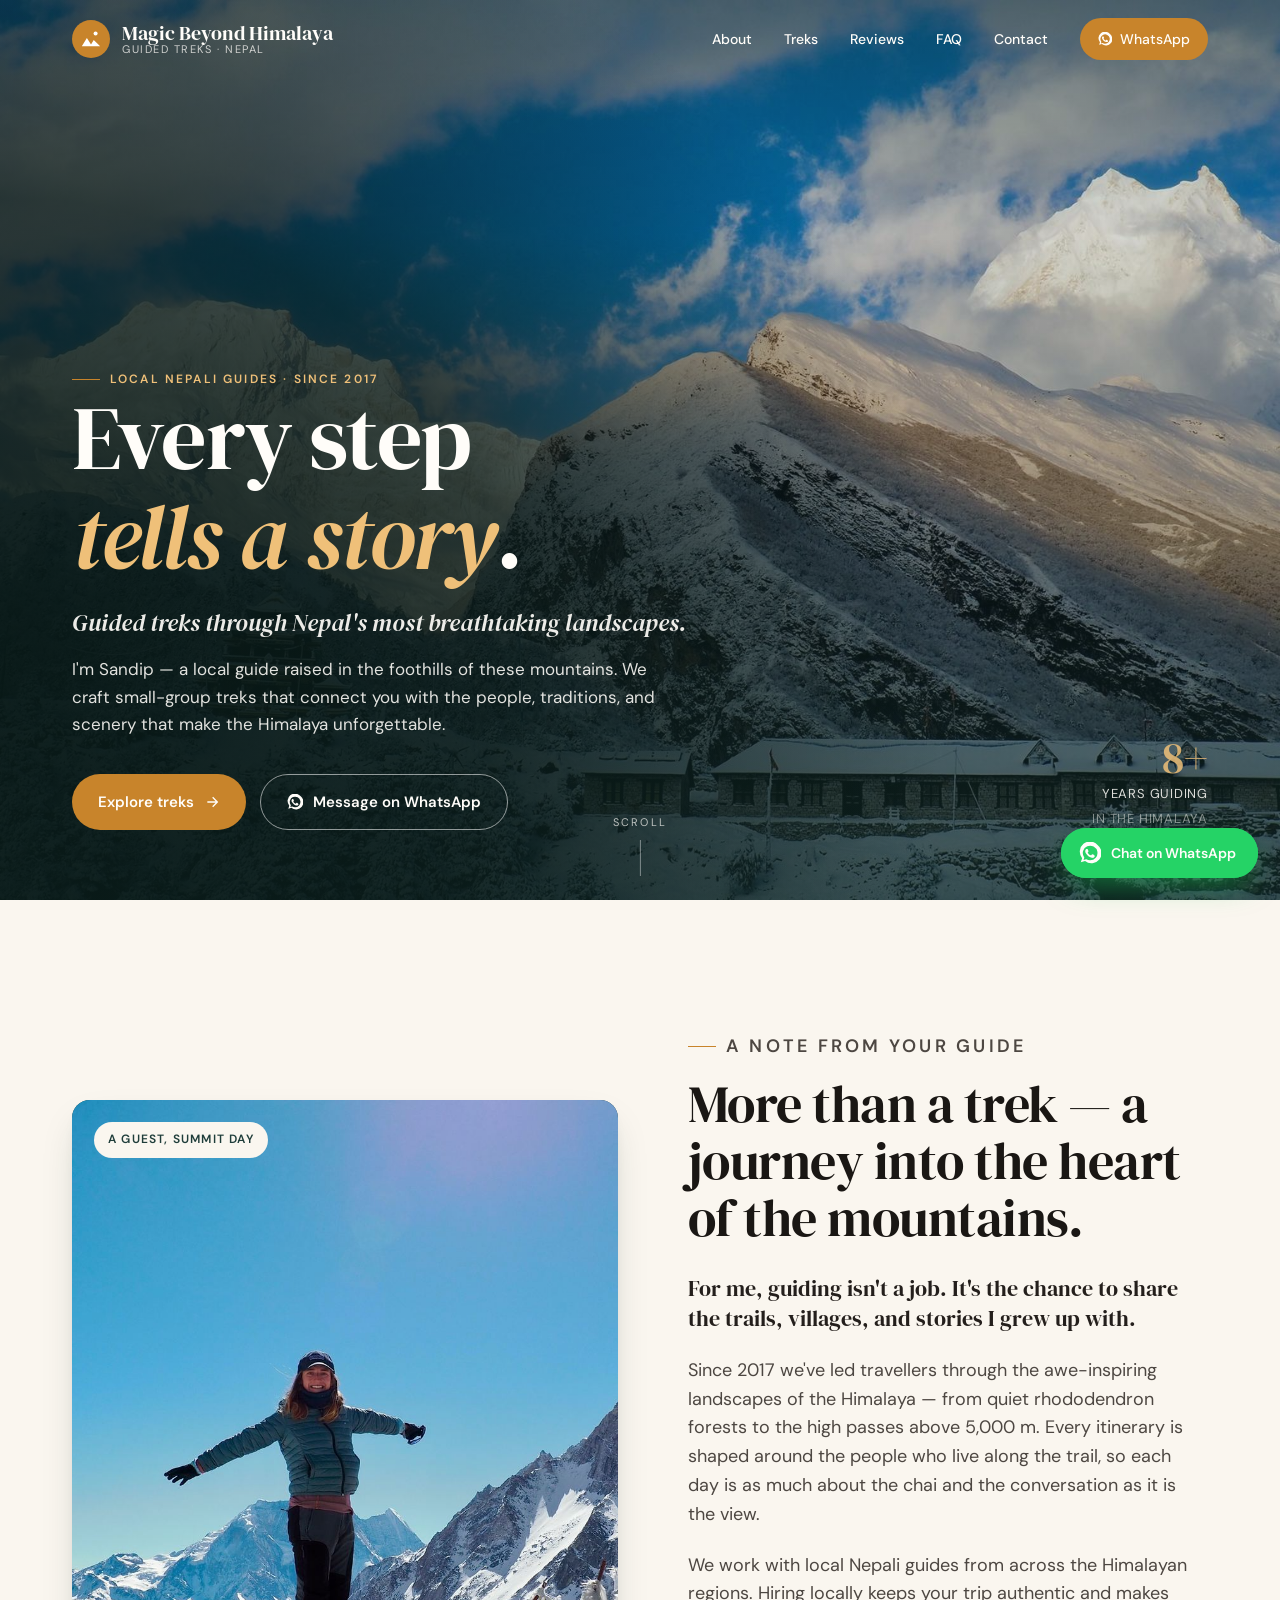
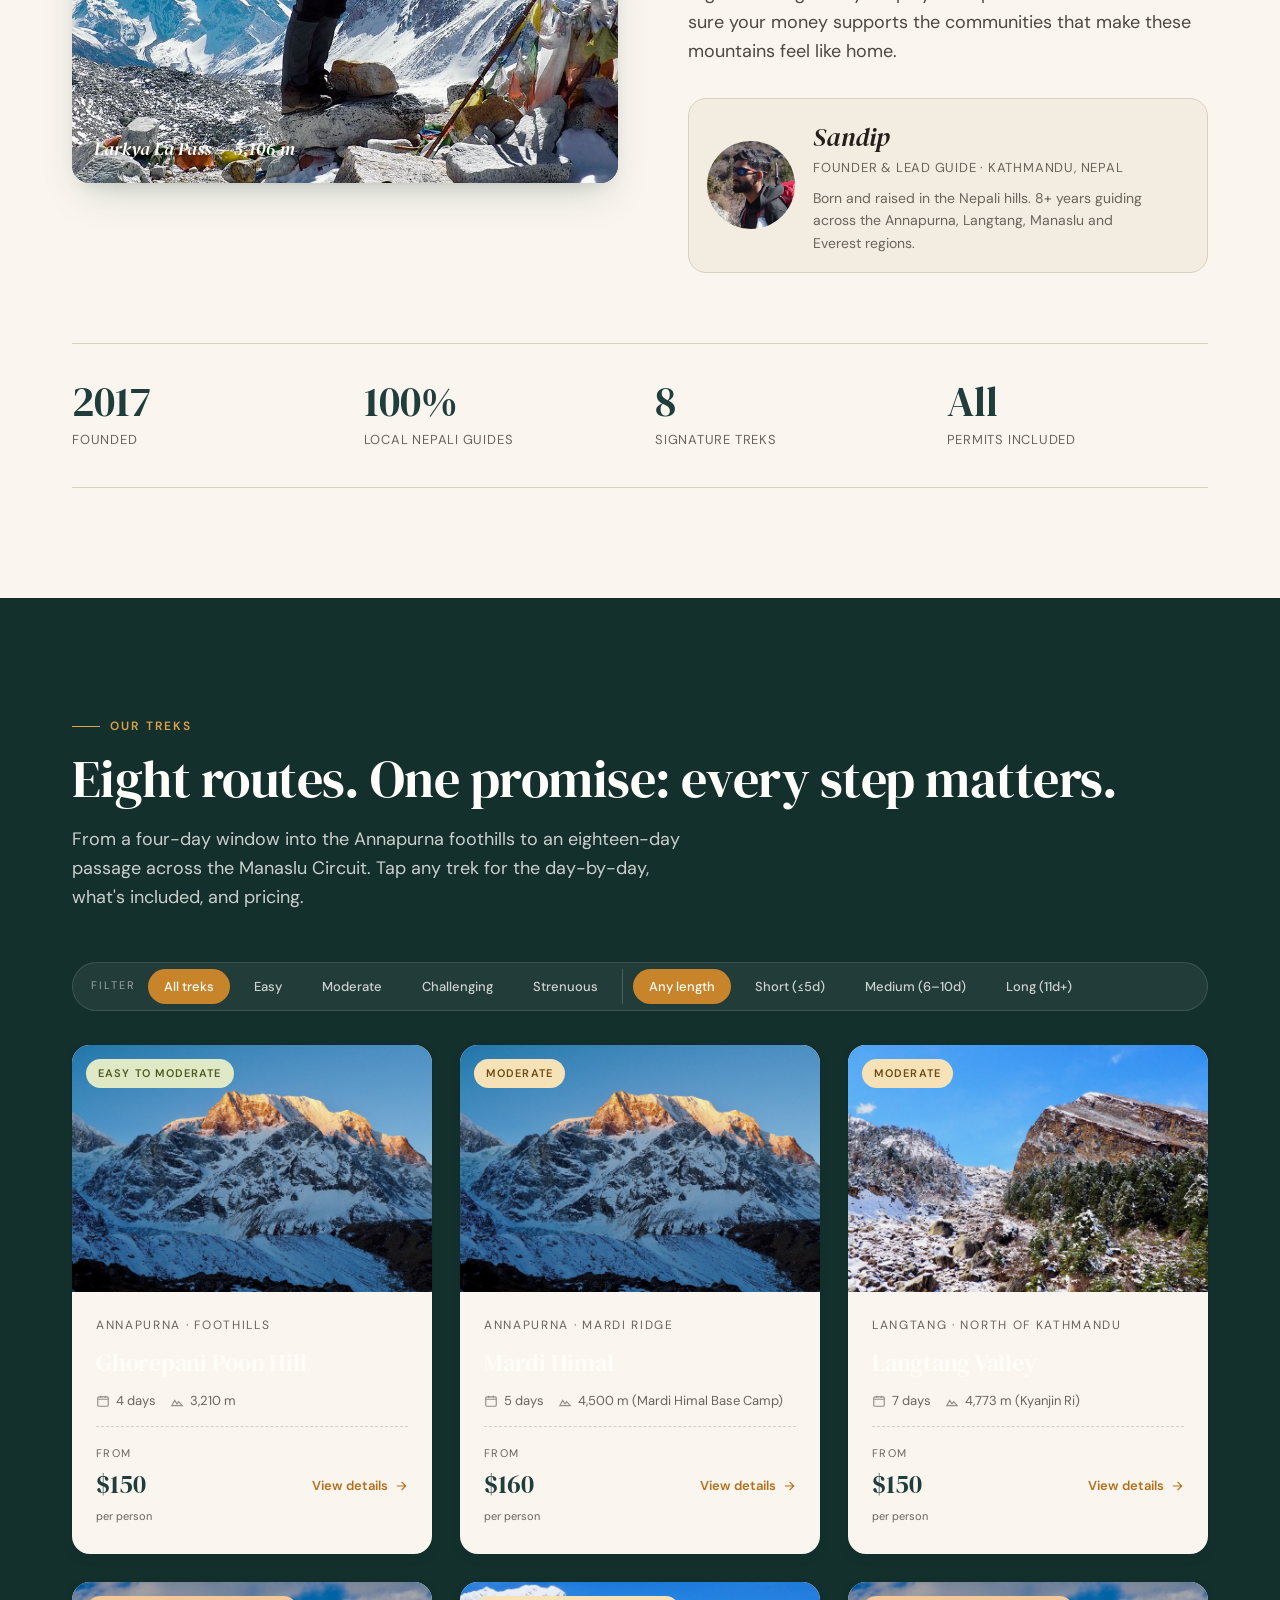
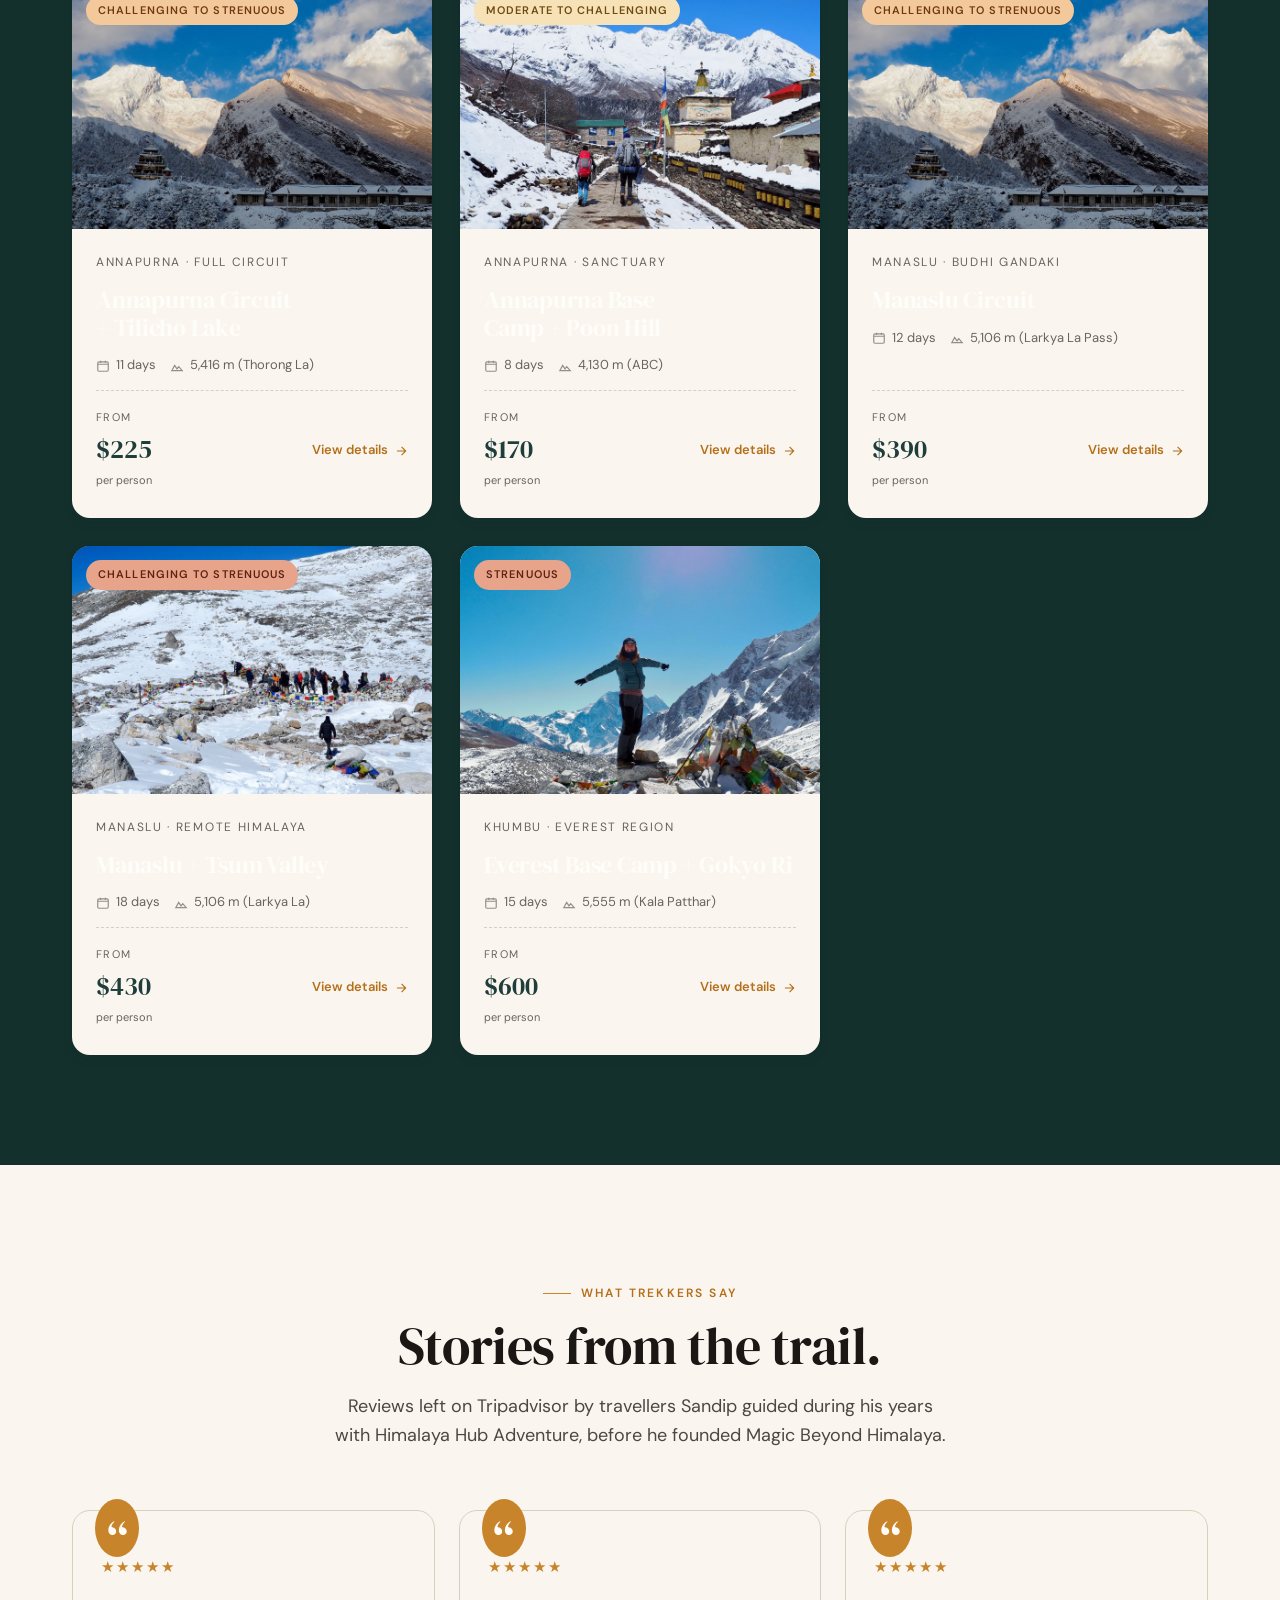
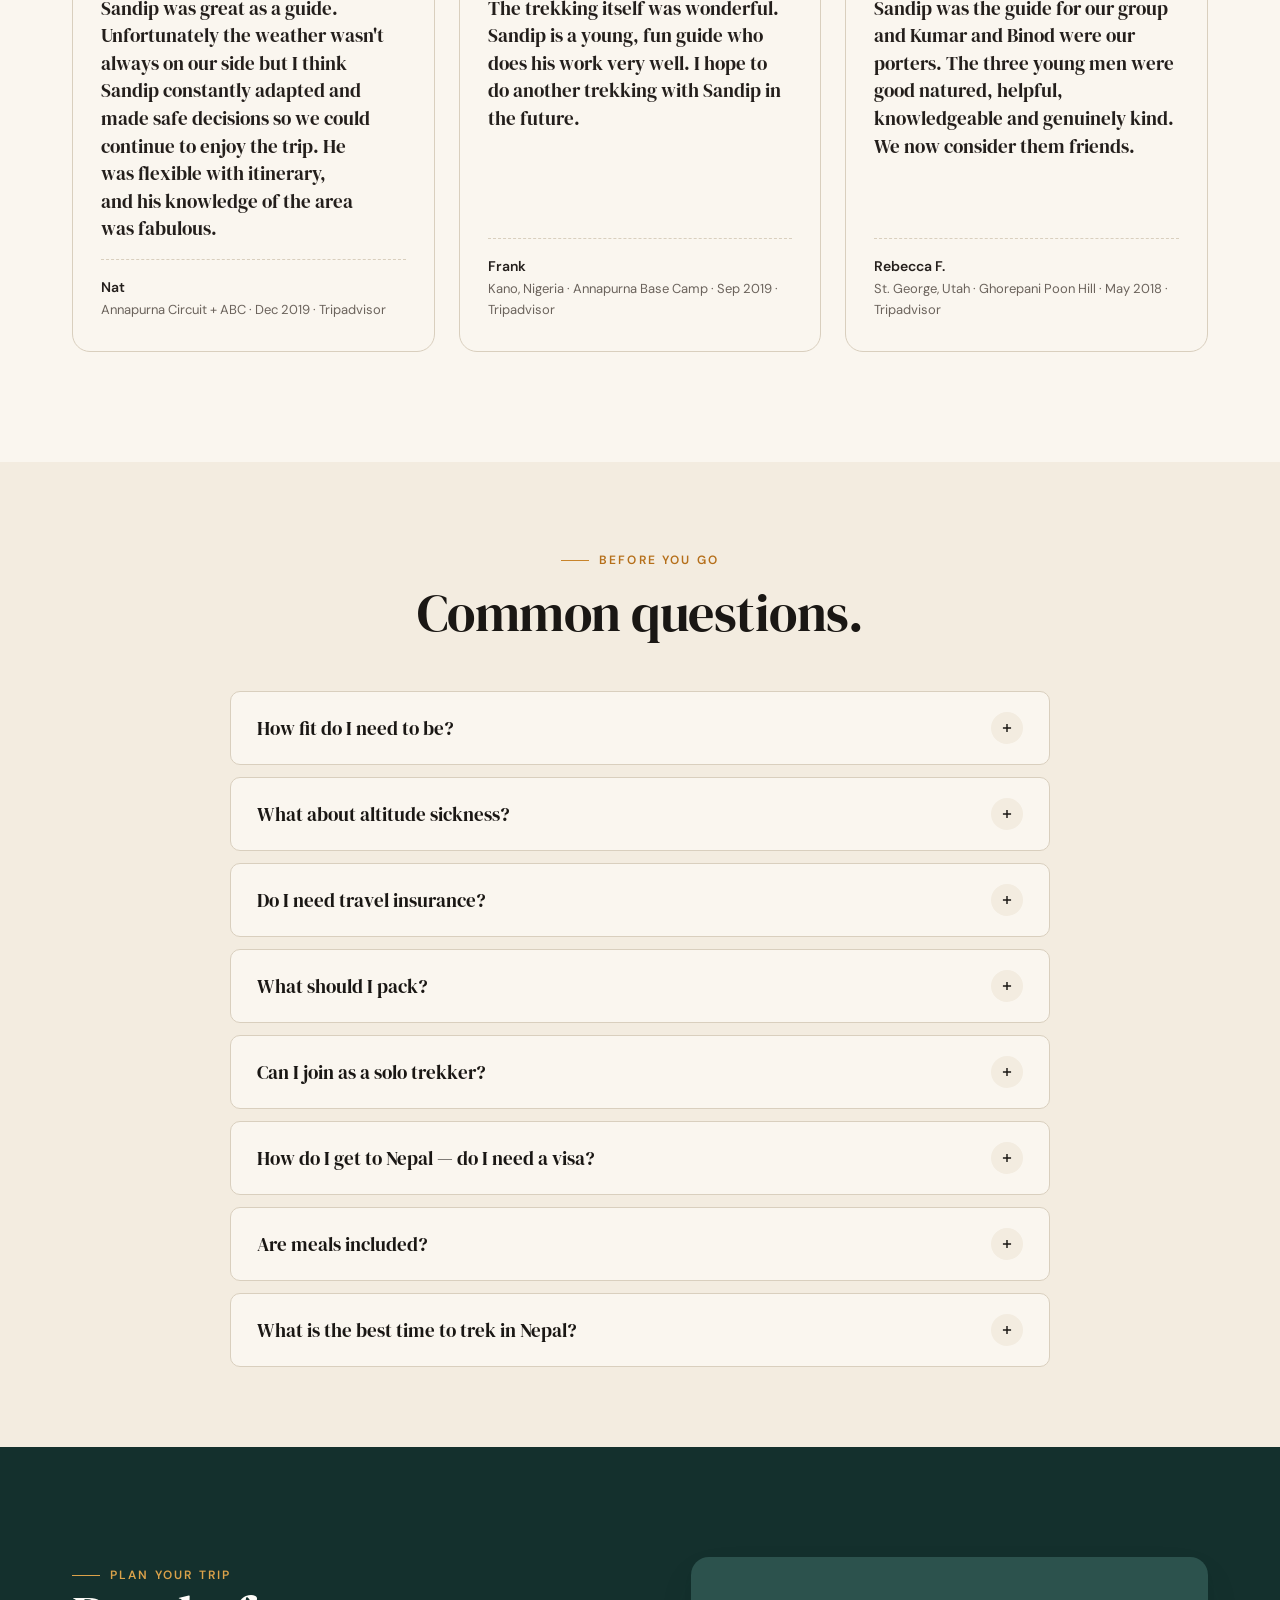
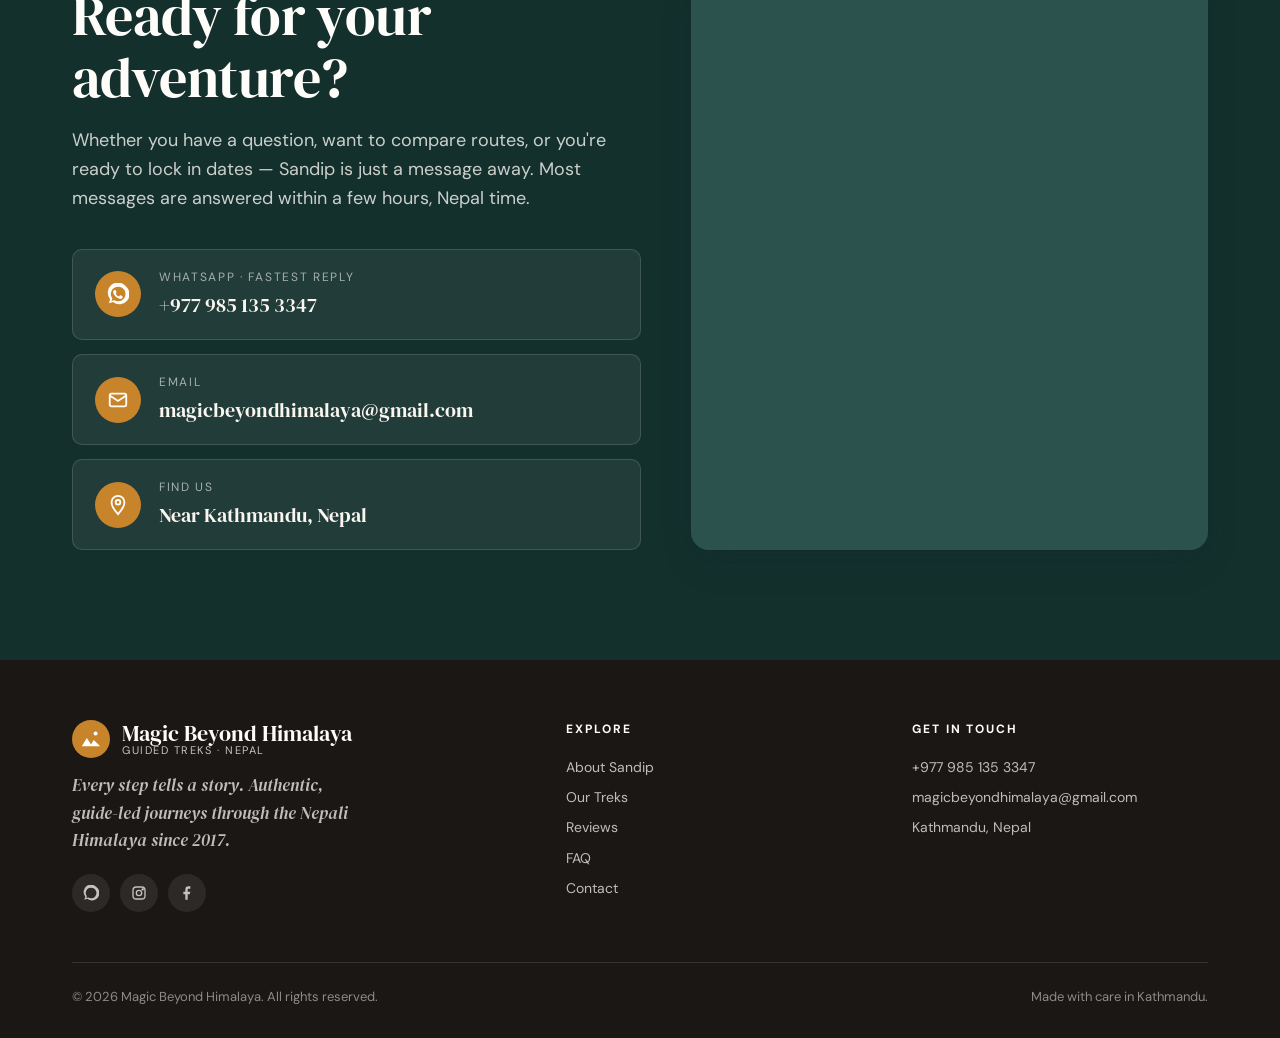
<file: index.html>
<!DOCTYPE html>
<html lang="en">
<head>
<meta charset="UTF-8" />
<meta name="viewport" content="width=device-width, initial-scale=1.0" />
<meta name="description" content="Nepal trekking guide | Annapurna, Everest, Langtang, Manaslu treks | Local Nepali guides since 2017. Authentic, guide-led Himalayan adventures with Sandip and the Magic Beyond Himalaya team." />
<meta name="theme-color" content="#1f3d3a" />
<title>Magic Beyond Himalaya — Guided Treks in Nepal with Sandip</title>

<link rel="preconnect" href="https://fonts.googleapis.com">
<link rel="preconnect" href="https://fonts.gstatic.com" crossorigin>
<link href="https://fonts.googleapis.com/css2?family=DM+Serif+Display:ital@0;1&family=DM+Sans:wght@400;500;600;700&display=swap" rel="stylesheet">

<style>
/* ---------- Tokens ---------- */
:root {
  --green-900: #14302d;
  --green-800: #1f3d3a;
  --green-700: #2c524d;
  --green-600: #3e6e68;
  --amber-600: #b56f1a;
  --amber-500: #c8842b;
  --amber-400: #dba24a;
  --amber-300: #efc079;
  --cream-50:  #faf6ef;
  --cream-100: #f3ece0;
  --cream-200: #e8ddc8;
  --ink-900:   #1a1714;
  --ink-800:   #241f1c;
  --ink-600:   #4d4742;
  --ink-500:   #6b635c;
  --ink-400:   #8a8278;
  --line:      #d9cfbe;
  --white:     #fffdf9;

  --shadow-sm: 0 1px 2px rgba(20,48,45,0.06), 0 1px 3px rgba(20,48,45,0.05);
  --shadow-md: 0 4px 12px rgba(20,48,45,0.08), 0 2px 4px rgba(20,48,45,0.06);
  --shadow-lg: 0 18px 40px -12px rgba(20,48,45,0.22), 0 8px 16px -8px rgba(20,48,45,0.12);

  --radius-sm: 6px;
  --radius-md: 10px;
  --radius-lg: 18px;

  --container: 1180px;
  --gutter: 22px;

  --font-display: 'DM Serif Display', 'Georgia', serif;
  --font-body: 'DM Sans', -apple-system, BlinkMacSystemFont, 'Segoe UI', sans-serif;
}

/* ---------- Reset ---------- */
* { box-sizing: border-box; }
html { scroll-behavior: smooth; -webkit-text-size-adjust: 100%; }
body {
  margin: 0;
  font-family: var(--font-body);
  font-size: 17px;
  line-height: 1.6;
  color: var(--ink-800);
  background: var(--cream-50);
  -webkit-font-smoothing: antialiased;
  text-rendering: optimizeLegibility;
}
img { max-width: 100%; display: block; }
a { color: inherit; text-decoration: none; }
button { font-family: inherit; cursor: pointer; border: none; background: none; }
h1,h2,h3,h4 { font-family: var(--font-display); font-weight: 400; letter-spacing: -0.01em; line-height: 1.1; margin: 0; color: var(--ink-900); text-wrap: balance; }
p { margin: 0; text-wrap: pretty; }

.container {
  max-width: var(--container);
  margin: 0 auto;
  padding: 0 var(--gutter);
}

.eyebrow {
  display: inline-flex;
  align-items: center;
  gap: 10px;
  font-size: 12px;
  font-weight: 600;
  letter-spacing: 0.18em;
  text-transform: uppercase;
  color: var(--amber-600);
}
.eyebrow::before {
  content: "";
  width: 28px;
  height: 1px;
  background: var(--amber-500);
}

.section-title {
  font-size: clamp(32px, 4.5vw, 52px);
  margin-top: 14px;
}

.section-lede {
  margin-top: 18px;
  font-size: 18px;
  color: var(--ink-600);
  max-width: 620px;
}

/* ---------- Nav ---------- */
.nav {
  position: fixed; top: 0; left: 0; right: 0;
  z-index: 100;
  padding: 18px 0;
  transition: background 0.3s ease, padding 0.3s ease, box-shadow 0.3s ease;
}
.nav.scrolled {
  background: rgba(250,246,239,0.96);
  backdrop-filter: blur(10px);
  padding: 12px 0;
  box-shadow: 0 1px 0 var(--line);
}
.nav-inner {
  max-width: var(--container);
  margin: 0 auto;
  padding: 0 var(--gutter);
  display: flex;
  align-items: center;
  justify-content: space-between;
  gap: 24px;
}
.brand {
  display: flex; align-items: center; gap: 12px;
  color: var(--white);
  transition: color 0.3s ease;
}
.nav.scrolled .brand { color: var(--ink-900); }
.brand-mark {
  width: 38px; height: 38px;
  border-radius: 50%;
  background: var(--amber-500);
  display: grid; place-items: center;
  flex-shrink: 0;
}
.brand-mark svg { width: 22px; height: 22px; }
.brand-text {
  display: flex; flex-direction: column; line-height: 1.05;
}
.brand-name {
  font-family: var(--font-display);
  font-size: 20px;
}
.brand-tag {
  font-size: 11px;
  letter-spacing: 0.14em;
  text-transform: uppercase;
  opacity: 0.75;
}

.nav-links {
  display: flex; gap: 32px; align-items: center;
  color: var(--white);
  transition: color 0.3s ease;
}
.nav.scrolled .nav-links { color: var(--ink-800); }
.nav-links a {
  font-size: 14px; font-weight: 500;
  transition: color 0.2s ease;
}
.nav-links a:hover { color: var(--amber-500); }
.nav-cta {
  display: inline-flex; align-items: center; gap: 8px;
  background: var(--amber-500);
  color: var(--white) !important;
  padding: 10px 18px;
  border-radius: 999px;
  font-weight: 600;
}
.nav-cta:hover { background: var(--amber-600); color: var(--white) !important; }

.nav-burger {
  display: none;
  width: 42px; height: 42px;
  border-radius: 50%;
  border: 1px solid currentColor;
  align-items: center; justify-content: center;
  color: inherit;
}
.nav-burger svg { width: 18px; height: 18px; }

@media (max-width: 880px) {
  .nav-links { display: none; }
  .nav-burger { display: inline-flex; }
  .nav-links.open {
    display: flex; flex-direction: column;
    position: absolute; top: 100%; left: 16px; right: 16px;
    margin-top: 10px;
    padding: 22px;
    background: var(--cream-50);
    border-radius: var(--radius-lg);
    box-shadow: var(--shadow-lg);
    color: var(--ink-800);
    gap: 18px;
    align-items: stretch;
  }
  .nav-links.open .nav-cta { justify-content: center; }
}

/* ---------- Hero ---------- */
.hero {
  position: relative;
  min-height: 100vh;
  min-height: 100svh;
  color: var(--white);
  overflow: hidden;
  display: flex;
  align-items: flex-end;
  padding: 120px 0 70px;
}
.hero-bg {
  position: absolute; inset: 0;
  background-image: url('images/manaslu-village.jpeg');
  background-size: cover;
  background-position: center 40%;
  z-index: 0;
}
.hero-bg::after {
  content: "";
  position: absolute; inset: 0;
  background:
    radial-gradient(100% 125% at 0% 72%,
      rgba(8,24,22,0.92) 0%, rgba(8,24,22,0.74) 40%, rgba(8,24,22,0) 74%),
    linear-gradient(180deg,
      rgba(20,48,45,0.45) 0%, rgba(20,48,45,0.12) 26%,
      rgba(20,48,45,0.38) 70%, rgba(20,48,45,0.66) 100%);
}
.hero-inner {
  position: relative; z-index: 1;
  max-width: var(--container);
  margin: 0 auto;
  padding: 0 var(--gutter);
  width: 100%;
  display: grid;
  grid-template-columns: 1fr auto;
  gap: 40px;
  align-items: end;
}
.hero h1 {
  font-size: clamp(42px, 7vw, 92px);
  color: var(--white);
  letter-spacing: -0.02em;
  max-width: 14ch;
}
.hero h1 em {
  font-style: italic;
  color: var(--amber-300);
}
.hero-tagline {
  font-family: var(--font-display);
  font-style: italic;
  font-size: clamp(18px, 2.2vw, 24px);
  margin-top: 18px;
  opacity: 0.92;
}
.hero-sub {
  margin-top: 14px;
  font-size: 17px;
  max-width: 50ch;
  opacity: 0.88;
}
.hero-ctas {
  display: flex; gap: 14px; margin-top: 36px; flex-wrap: wrap;
}
.btn {
  display: inline-flex; align-items: center; gap: 10px;
  padding: 15px 26px;
  border-radius: 999px;
  font-size: 15px; font-weight: 600;
  transition: transform 0.15s ease, background 0.2s ease, color 0.2s ease, border-color 0.2s ease;
  white-space: nowrap;
}
.btn:hover { transform: translateY(-1px); }
.btn-primary { background: var(--amber-500); color: var(--white); }
.btn-primary:hover { background: var(--amber-600); }
.btn-ghost {
  background: transparent;
  color: var(--white);
  border: 1.5px solid rgba(255,255,255,0.55);
}
.btn-ghost:hover { background: rgba(255,255,255,0.12); border-color: var(--white); }
.btn-dark { background: var(--green-800); color: var(--white); }
.btn-dark:hover { background: var(--green-900); }

.hero-meta {
  display: flex;
  flex-direction: column;
  gap: 4px;
  text-align: right;
  font-size: 13px;
  letter-spacing: 0.06em;
  text-transform: uppercase;
  opacity: 0.85;
}
.hero-meta-num {
  font-family: var(--font-display);
  font-size: 44px;
  letter-spacing: 0;
  text-transform: none;
  line-height: 1;
  color: var(--amber-300);
}
@media (max-width: 720px) {
  .hero-inner { grid-template-columns: 1fr; }
  .hero-meta { text-align: left; }
  /* the copy runs full width here, so the scrim has to rise from the foot
     of the frame rather than hug the left edge */
  .hero-bg::after {
    background:
      linear-gradient(180deg,
        rgba(20,48,45,0.58) 0%, rgba(8,24,22,0.36) 16%,
        rgba(8,24,22,0.74) 56%, rgba(8,24,22,0.90) 100%);
  }
}

.hero-scroll {
  position: absolute;
  bottom: 24px; left: 50%;
  transform: translateX(-50%);
  z-index: 1;
  font-size: 11px;
  letter-spacing: 0.2em;
  text-transform: uppercase;
  opacity: 0.7;
  display: flex; flex-direction: column; align-items: center; gap: 8px;
}
.hero-scroll::after {
  content: "";
  width: 1px; height: 36px;
  background: rgba(255,255,255,0.6);
  animation: scrollPulse 2.2s infinite;
}
@keyframes scrollPulse {
  0%,100% { transform: scaleY(0.4); opacity: 0.4; transform-origin: top; }
  50%     { transform: scaleY(1);   opacity: 1; transform-origin: top; }
}

/* ---------- Sections ---------- */
.section {
  padding: 110px 0;
  position: relative;
}
.section.tight { padding: 80px 0; }
.section-dark {
  background: var(--green-900);
  color: var(--cream-100);
}
.section-dark h1, .section-dark h2, .section-dark h3, .section-dark h4 { color: var(--white); }
.section-dark .eyebrow { color: var(--amber-400); }
.section-dark .eyebrow::before { background: var(--amber-400); }
.section-dark .section-lede { color: rgba(255,253,249,0.78); }

.section-cream { background: var(--cream-100); }

@media (max-width: 720px) {
  .section { padding: 72px 0; }
}

/* ---------- About ---------- */
.about-grid {
  display: grid;
  grid-template-columns: 1.05fr 1fr;
  gap: 70px;
  align-items: center;
}
.about-photo {
  position: relative;
  border-radius: var(--radius-lg);
  overflow: hidden;
  box-shadow: var(--shadow-lg);
  aspect-ratio: 4/5;
  background: var(--green-800);
}
.about-photo img {
  width: 100%; height: 100%; object-fit: cover;
}
.about-photo-stamp {
  position: absolute;
  top: 22px; left: 22px;
  background: var(--cream-50);
  color: var(--green-800);
  padding: 8px 14px;
  border-radius: 999px;
  font-size: 12px;
  font-weight: 600;
  letter-spacing: 0.1em;
  text-transform: uppercase;
}
.about-photo-caption {
  position: absolute;
  bottom: 22px; left: 22px; right: 22px;
  color: var(--white);
  font-family: var(--font-display);
  font-style: italic;
  font-size: 18px;
  line-height: 1.3;
  text-shadow: 0 2px 12px rgba(0,0,0,0.6);
}
.about-text p {
  font-size: 18px;
  color: var(--ink-600);
  margin-top: 22px;
}
.about-text p.lead {
  font-size: 22px;
  color: var(--ink-800);
  font-family: var(--font-display);
  line-height: 1.35;
  margin-top: 28px;
}
.about-sig {
  margin-top: 32px;
  display: flex;
  align-items: center;
  gap: 16px;
}
.about-sig-name {
  font-family: var(--font-display);
  font-size: 26px;
  font-style: italic;
}
.about-sig-role {
  font-size: 13px;
  color: var(--ink-500);
  letter-spacing: 0.06em;
  text-transform: uppercase;
}

.stats {
  margin-top: 70px;
  display: grid;
  grid-template-columns: repeat(4, 1fr);
  gap: 30px;
  border-top: 1px solid var(--line);
  border-bottom: 1px solid var(--line);
  padding: 36px 0;
}
.stat-num {
  font-family: var(--font-display);
  font-size: 42px;
  color: var(--green-800);
  line-height: 1;
}
.stat-label {
  font-size: 13px;
  color: var(--ink-500);
  margin-top: 8px;
  letter-spacing: 0.06em;
  text-transform: uppercase;
}

@media (max-width: 880px) {
  .about-grid { grid-template-columns: 1fr; gap: 40px; }
  .about-photo { max-width: 480px; }
  .stats { grid-template-columns: repeat(2, 1fr); gap: 24px; }
}

/* ---------- Treks ---------- */
.treks-head {
  display: grid;
  grid-template-columns: 1fr auto;
  gap: 30px;
  align-items: end;
  margin-bottom: 50px;
}
.filter-bar {
  display: flex; align-items: center; gap: 8px; flex-wrap: wrap;
  background: rgba(255,255,255,0.06);
  padding: 6px 10px;
  border-radius: 999px;
  border: 1px solid rgba(255,255,255,0.12);
}
.filter-group { display: flex; gap: 8px; flex-wrap: wrap; }
.filter-group + .filter-group {
  padding-left: 10px;
  border-left: 1px solid rgba(255,255,255,0.18);
}
.filter-chip {
  padding: 9px 16px;
  border-radius: 999px;
  font-size: 13px;
  font-weight: 500;
  color: rgba(255,253,249,0.78);
  transition: background 0.2s ease, color 0.2s ease;
}
.filter-chip:hover { color: var(--white); }
.filter-chip.active {
  background: var(--amber-500);
  color: var(--white);
}
.filter-group-label {
  font-size: 11px;
  letter-spacing: 0.18em;
  text-transform: uppercase;
  color: rgba(255,253,249,0.55);
  margin-right: 4px;
  align-self: center;
  padding-left: 8px;
}
/* Narrow screens cannot hold both groups on one line. Stack them instead of
   letting the chips wrap through each other, and drop the pill radius so the
   taller box does not read as a blob. */
@media (max-width: 720px) {
  .filter-bar {
    flex-direction: column;
    align-items: stretch;
    gap: 10px;
    padding: 14px;
    border-radius: var(--radius-lg);
  }
  .filter-group + .filter-group {
    padding-left: 0;
    border-left: 0;
    padding-top: 10px;
    border-top: 1px solid rgba(255,255,255,0.18);
  }
  .filter-group-label { padding-left: 0; align-self: flex-start; }
}

.trek-grid {
  display: grid;
  grid-template-columns: repeat(3, 1fr);
  gap: 28px;
}
@media (max-width: 980px) { .trek-grid { grid-template-columns: repeat(2, 1fr); } }
@media (max-width: 640px) { .trek-grid { grid-template-columns: 1fr; } }

.trek-card {
  background: var(--cream-50);
  color: var(--ink-800);
  border-radius: var(--radius-lg);
  overflow: hidden;
  display: flex; flex-direction: column;
  box-shadow: var(--shadow-md);
  transition: transform 0.25s ease, box-shadow 0.25s ease;
  cursor: pointer;
}
.trek-card:hover {
  transform: translateY(-3px);
  box-shadow: var(--shadow-lg);
}
.trek-card.is-hidden {
  display: none;
}
.trek-card-media {
  position: relative;
  aspect-ratio: 16 / 11;
  overflow: hidden;
  background: var(--green-800);
}
.trek-card-media img {
  width: 100%; height: 100%; object-fit: cover;
  transition: transform 0.6s ease;
}
.trek-card:hover .trek-card-media img { transform: scale(1.04); }

.diff-badge {
  position: absolute;
  top: 14px; left: 14px;
  background: var(--cream-50);
  color: var(--ink-800);
  padding: 6px 12px;
  border-radius: 999px;
  font-size: 11px;
  font-weight: 600;
  letter-spacing: 0.1em;
  text-transform: uppercase;
}
.diff-badge[data-d="easy"] { background: #dfe9c6; color: #4b5d22; }
.diff-badge[data-d="moderate"] { background: #f6e2b6; color: #6e4a14; }
.diff-badge[data-d="challenging"] { background: #f3c89b; color: #6f3a13; }
.diff-badge[data-d="strenuous"] { background: #e8a48b; color: #5d2412; }

.trek-card-body {
  padding: 24px 24px 26px;
  display: flex; flex-direction: column; gap: 14px;
  flex: 1;
}
.trek-card h3 {
  font-size: 24px;
  line-height: 1.15;
}
.trek-meta {
  display: flex; gap: 14px; flex-wrap: wrap;
  color: var(--ink-500);
  font-size: 13px;
}
.trek-meta span { display: inline-flex; align-items: center; gap: 6px; }
.trek-meta svg { width: 14px; height: 14px; opacity: 0.7; }
.trek-card-foot {
  display: flex; justify-content: space-between; align-items: center;
  margin-top: auto;
  padding-top: 18px;
  border-top: 1px dashed var(--line);
}
.trek-price small {
  display: block; font-size: 11px; letter-spacing: 0.12em;
  text-transform: uppercase; color: var(--ink-500);
  margin-bottom: 2px;
}
.trek-price b {
  font-family: var(--font-display);
  font-size: 26px;
  font-weight: 400;
  color: var(--green-800);
}
.trek-card-link {
  display: inline-flex; align-items: center; gap: 6px;
  font-size: 13px; font-weight: 600;
  color: var(--amber-600);
}
.trek-card-link svg { width: 14px; height: 14px; transition: transform 0.2s ease; }
.trek-card:hover .trek-card-link svg { transform: translateX(3px); }

/* ---------- Modal ---------- */
.modal-backdrop {
  position: fixed; inset: 0;
  background: var(--cream-50);
  z-index: 200;
  opacity: 0;
  pointer-events: none;
  transition: opacity 0.3s ease;
  overflow-y: auto;
  padding: 0;
}
.modal-backdrop.open {
  opacity: 1;
  pointer-events: auto;
}
.modal {
  background: var(--cream-50);
  width: 100%;
  min-height: 100vh;
  position: relative;
  transform: translateY(12px);
  transition: transform 0.3s ease;
}
.modal-backdrop.open .modal { transform: translateY(0); }
.modal-close {
  position: fixed; top: 22px; right: 22px;
  z-index: 5;
  width: 46px; height: 46px;
  border-radius: 50%;
  background: rgba(255,253,249,0.96);
  display: grid; place-items: center;
  box-shadow: var(--shadow-md);
  border: 1px solid rgba(0,0,0,0.06);
  cursor: pointer;
  transition: transform 0.2s ease;
}
.modal-close:hover { transform: scale(1.06); }
.modal-close svg { width: 18px; height: 18px; }
.modal-back {
  position: fixed; top: 22px; left: 22px;
  z-index: 5;
  display: inline-flex; align-items: center; gap: 8px;
  padding: 10px 16px 10px 12px;
  border-radius: 999px;
  background: rgba(255,253,249,0.96);
  box-shadow: var(--shadow-md);
  border: 1px solid rgba(0,0,0,0.06);
  font-size: 13px;
  letter-spacing: 0.06em;
  text-transform: uppercase;
  color: var(--ink-700);
  cursor: pointer;
  font-family: var(--font-body);
  transition: transform 0.2s ease;
}
.modal-back:hover { transform: translateX(-2px); }
.modal-back svg { width: 14px; height: 14px; }
.modal-hero {
  position: relative;
  height: clamp(380px, 62vh, 620px);
  overflow: hidden;
  background: var(--green-800);
}
.modal-hero img { width: 100%; height: 100%; object-fit: cover; }
.modal-hero::after {
  content: "";
  position: absolute; inset: 0;
  background: linear-gradient(180deg, rgba(0,0,0,0.15) 0%, rgba(0,0,0,0) 35%, rgba(0,0,0,0.78) 100%);
}
.modal-hero-text {
  position: absolute;
  left: 0; right: 0; bottom: 0;
  padding: 0 max(48px, 7vw) 56px;
  color: var(--white);
  max-width: 1200px;
  margin: 0 auto;
}
.modal-hero-eyebrow {
  display: inline-block;
  font-size: 12px; letter-spacing: 0.18em; text-transform: uppercase;
  background: rgba(255,253,249,0.16);
  border: 1px solid rgba(255,253,249,0.3);
  padding: 6px 14px;
  border-radius: 999px;
  margin-bottom: 18px;
  backdrop-filter: blur(8px);
}
.modal-hero-text h2 {
  color: var(--white);
  font-size: clamp(36px, 5.6vw, 68px);
  line-height: 1.05;
  margin-bottom: 18px;
  max-width: 16ch;
}
.modal-hero-meta {
  display: flex; gap: 28px; flex-wrap: wrap;
  font-size: 14px;
  opacity: 0.95;
}
.modal-hero-meta span { display: inline-flex; align-items: center; gap: 8px; }
.modal-hero-meta svg { width: 15px; height: 15px; }

.modal-body {
  padding: 60px max(48px, 7vw) 0;
  max-width: 1200px;
  margin: 0 auto;
}
@media (max-width: 700px) { .modal-body { padding: 44px 22px 0; } }

.modal-section { margin-top: 64px; }
.modal-section:first-child { margin-top: 0; }
.modal-section h4 {
  font-size: clamp(26px, 3.4vw, 36px);
  margin-bottom: 22px;
  display: flex; align-items: center; gap: 14px;
  color: var(--green-900);
}
.modal-section h4::before {
  content: ""; width: 32px; height: 1px; background: var(--amber-500);
}
.modal-overview {
  font-size: clamp(17px, 1.8vw, 20px);
  color: var(--ink-700);
  line-height: 1.7;
  max-width: 70ch;
}
.modal-overview + .modal-overview { margin-top: 22px; }

.hl-grid {
  display: grid;
  grid-template-columns: repeat(auto-fit, minmax(240px, 1fr));
  gap: 18px;
  margin: 0; padding: 0; list-style: none;
}
.hl-card {
  background: var(--white);
  border: 1px solid var(--line);
  border-radius: var(--radius-lg);
  padding: 24px 22px;
  display: flex; flex-direction: column; gap: 14px;
  transition: transform 0.25s ease, box-shadow 0.25s ease;
}
.hl-card:hover { transform: translateY(-3px); box-shadow: var(--shadow-md); }
.hl-icon {
  width: 44px; height: 44px;
  border-radius: 50%;
  background: var(--cream-100);
  display: grid; place-items: center;
  color: var(--green-800);
}
.hl-icon svg { width: 22px; height: 22px; }
.hl-text {
  font-size: 16px;
  line-height: 1.5;
  color: var(--ink-700);
  font-weight: 500;
}

/* Altitude profile */
.alt-profile {
  background: var(--white);
  border: 1px solid var(--line);
  border-radius: var(--radius-lg);
  padding: 28px 28px 20px;
  margin-top: 8px;
}
.alt-profile-header {
  display: flex; justify-content: space-between; align-items: baseline;
  margin-bottom: 18px;
  flex-wrap: wrap; gap: 10px;
}
.alt-profile-header h5 {
  font-family: var(--font-body); font-weight: 600;
  font-size: 13px; letter-spacing: 0.1em; text-transform: uppercase;
  color: var(--ink-700);
  margin: 0;
}
.alt-profile-header span {
  font-size: 13px; color: var(--ink-500);
}
.alt-svg { width: 100%; height: auto; display: block; }
.alt-axis-label {
  font-family: var(--font-body); font-size: 10px; fill: var(--ink-500);
  letter-spacing: 0.04em;
}
.alt-grid-line { stroke: var(--line); stroke-width: 1; }

/* itinerary */
.itinerary {
  display: grid;
  gap: 18px;
}
.day-card {
  background: var(--white);
  border: 1px solid var(--line);
  border-radius: var(--radius-lg);
  padding: 28px 30px;
  display: grid;
  grid-template-columns: 110px 1fr auto;
  gap: 28px;
  align-items: start;
  position: relative;
  transition: box-shadow 0.25s ease;
}
.day-card:hover { box-shadow: var(--shadow-md); }
@media (max-width: 720px) {
  .day-card { grid-template-columns: 1fr; gap: 16px; padding: 22px; }
}
.day-num-block {
  display: flex; flex-direction: column; gap: 4px;
  padding-right: 24px;
  border-right: 1px solid var(--line);
}
@media (max-width: 720px) {
  .day-num-block { border-right: 0; padding-right: 0; padding-bottom: 14px; border-bottom: 1px solid var(--line); flex-direction: row; align-items: baseline; gap: 14px; }
}
.day-num-block .label {
  font-family: var(--font-body);
  font-size: 11px; letter-spacing: 0.18em; text-transform: uppercase;
  color: var(--ink-500);
}
.day-num-block .num {
  font-family: var(--font-display);
  color: var(--green-800);
  font-size: 44px;
  line-height: 1;
}
@media (max-width: 720px) {
  .day-num-block .num { font-size: 32px; }
}
.day-content h6 {
  font-family: var(--font-display);
  font-size: 22px;
  color: var(--ink-900);
  margin: 0 0 8px;
  line-height: 1.25;
}
.day-content .day-time {
  font-size: 13px; color: var(--ink-500);
  display: inline-flex; align-items: center; gap: 6px;
  margin-bottom: 14px;
}
.day-content .day-time svg { width: 13px; height: 13px; }
.day-content p {
  font-size: 15px;
  color: var(--ink-700);
  line-height: 1.65;
  margin: 0 0 14px;
}
.day-tags {
  display: flex; flex-wrap: wrap; gap: 6px;
}
.day-tag {
  font-size: 12px;
  padding: 5px 12px;
  background: var(--cream-100);
  color: var(--green-800);
  border-radius: 999px;
  letter-spacing: 0.02em;
}
.day-altitude {
  text-align: right;
  padding-left: 24px;
  border-left: 1px solid var(--line);
  display: flex; flex-direction: column; gap: 4px;
  align-self: stretch;
  justify-content: center;
}
@media (max-width: 720px) {
  .day-altitude { border-left: 0; padding-left: 0; text-align: left; padding-top: 12px; border-top: 1px solid var(--line); flex-direction: row; align-items: baseline; gap: 10px; justify-content: flex-start; }
}
.day-altitude .alt-num {
  font-family: var(--font-display);
  font-size: 26px;
  color: var(--green-800);
  line-height: 1;
}
.day-altitude .alt-label {
  font-size: 10px; letter-spacing: 0.16em; text-transform: uppercase;
  color: var(--ink-500);
}

/* pricing table */
.price-table {
  width: 100%;
  border-collapse: collapse;
  background: var(--white);
  border-radius: var(--radius-md);
  overflow: hidden;
  box-shadow: var(--shadow-sm);
}
.price-table th, .price-table td {
  padding: 12px 18px;
  text-align: left;
  border-bottom: 1px solid var(--line);
  font-size: 15px;
}
.price-table th {
  background: var(--green-800);
  color: var(--white);
  font-weight: 500;
  letter-spacing: 0.04em;
  font-size: 13px;
  text-transform: uppercase;
}
.price-table tr:last-child td { border-bottom: none; }
.addon-title {
  margin: 26px 0 12px;
  font-size: 12px; font-weight: 600;
  letter-spacing: 0.14em; text-transform: uppercase;
  color: var(--ink-500);
}
.addon-list { display: flex; flex-direction: column; gap: 10px; }
.addon {
  padding: 12px 14px;
  background: var(--cream-100);
  border: 1px solid var(--line);
  border-radius: var(--radius-md);
}
.addon-head {
  display: flex; flex-wrap: wrap; gap: 4px 12px;
  align-items: baseline; justify-content: space-between;
}
.addon-name { font-weight: 600; color: var(--ink-800); }
.addon-price { font-weight: 600; color: var(--green-700); white-space: nowrap; }
.addon-note { margin: 4px 0 0; font-size: 13px; color: var(--ink-500); }
.price-table td:last-child {
  font-family: var(--font-display);
  font-size: 18px;
  color: var(--green-800);
  text-align: right;
}

/* included / not included */
.inc-grid {
  display: grid;
  grid-template-columns: 1fr 1fr;
  gap: 18px;
}
@media (max-width: 600px) { .inc-grid { grid-template-columns: 1fr; } }
.inc-col h5 {
  font-family: var(--font-body);
  font-weight: 600;
  font-size: 13px;
  letter-spacing: 0.1em;
  text-transform: uppercase;
  margin: 0 0 12px;
  display: flex; align-items: center; gap: 8px;
}
.inc-col.in h5 { color: #2f6043; }
.inc-col.out h5 { color: #8a3a23; }
.inc-list { list-style: none; padding: 0; margin: 0; display: grid; gap: 8px; }
.inc-list li {
  display: flex; gap: 10px; align-items: flex-start;
  font-size: 14.5px;
  color: var(--ink-600);
  line-height: 1.5;
}
.inc-list li::before {
  flex-shrink: 0; margin-top: 7px;
  width: 14px; height: 14px;
  background-size: contain; background-repeat: no-repeat;
}
.inc-col.in li::before {
  content: "";
  background-image: url("data:image/svg+xml;utf8,<svg xmlns='http://www.w3.org/2000/svg' viewBox='0 0 16 16'><path d='M3 8l3 3 7-7' fill='none' stroke='%232f6043' stroke-width='2' stroke-linecap='round' stroke-linejoin='round'/></svg>");
}
.inc-col.out li::before {
  content: "";
  background-image: url("data:image/svg+xml;utf8,<svg xmlns='http://www.w3.org/2000/svg' viewBox='0 0 16 16'><path d='M4 4l8 8M12 4l-8 8' fill='none' stroke='%238a3a23' stroke-width='2' stroke-linecap='round'/></svg>");
}

.modal-cta {
  display: flex; gap: 12px; flex-wrap: wrap;
  padding-top: 28px; margin-top: 36px;
  border-top: 1px solid var(--line);
}

/* big bottom CTA */
.detail-cta-band {
  margin: 96px calc(-1 * max(48px, 7vw)) 0;
  padding: 80px max(48px, 7vw);
  background: var(--green-900);
  color: var(--cream-50);
  text-align: center;
  position: relative;
  overflow: hidden;
}
.detail-cta-band::before {
  content: "";
  position: absolute; inset: 0;
  background: radial-gradient(circle at 20% 30%, rgba(217,135,57,0.12), transparent 60%),
              radial-gradient(circle at 80% 70%, rgba(217,135,57,0.08), transparent 55%);
  pointer-events: none;
}
.detail-cta-band > * { position: relative; }
.detail-cta-band h3 {
  color: var(--cream-50);
  font-size: clamp(32px, 4.4vw, 52px);
  margin-bottom: 18px;
  max-width: 22ch;
  margin-left: auto; margin-right: auto;
  line-height: 1.1;
}
.detail-cta-band p {
  color: rgba(253,250,243,0.78);
  font-size: 17px;
  max-width: 56ch;
  margin: 0 auto 32px;
  line-height: 1.6;
}
.detail-cta-band .btn-row {
  display: inline-flex; gap: 14px; flex-wrap: wrap; justify-content: center;
}
@media (max-width: 700px) {
  .detail-cta-band { margin: 72px -22px 0; padding: 60px 22px; }
}

/* you might also like */
.also-like {
  padding: 0 max(48px, 7vw) 96px;
  max-width: 1200px;
  margin: 0 auto;
}
@media (max-width: 700px) { .also-like { padding: 0 22px 64px; } }
.also-like h4 {
  font-size: clamp(26px, 3.4vw, 36px);
  margin-bottom: 28px;
  margin-top: 80px;
  display: flex; align-items: center; gap: 14px;
  color: var(--green-900);
}
.also-like h4::before { content: ""; width: 32px; height: 1px; background: var(--amber-500); }
.also-like-grid {
  display: grid;
  grid-template-columns: repeat(auto-fit, minmax(280px, 1fr));
  gap: 22px;
}
.also-card {
  background: var(--white);
  border-radius: var(--radius-lg);
  overflow: hidden;
  cursor: pointer;
  border: 1px solid var(--line);
  transition: transform 0.25s ease, box-shadow 0.25s ease;
  display: flex; flex-direction: column;
}
.also-card:hover { transform: translateY(-4px); box-shadow: var(--shadow-md); }
.also-card-img { aspect-ratio: 16/10; background: var(--green-800); overflow: hidden; }
.also-card-img img { width: 100%; height: 100%; object-fit: cover; transition: transform 0.5s ease; }
.also-card:hover .also-card-img img { transform: scale(1.04); }
.also-card-body { padding: 22px 24px; display: flex; flex-direction: column; gap: 8px; flex: 1; }
.also-card h6 { font-family: var(--font-display); font-size: 22px; margin: 0; line-height: 1.2; }
.also-card .also-meta { font-size: 13px; color: var(--ink-500); letter-spacing: 0.04em; }
.also-card .also-foot {
  margin-top: auto; padding-top: 14px;
  display: flex; justify-content: space-between; align-items: baseline;
  font-size: 13px; color: var(--ink-500);
}
.also-card .also-price {
  font-family: var(--font-display); font-size: 18px; color: var(--green-800);
}

/* ---------- Reviews ---------- */
.reviews-grid {
  display: grid;
  grid-template-columns: repeat(3, 1fr);
  gap: 24px;
}
@media (max-width: 880px) { .reviews-grid { grid-template-columns: 1fr; } }
.review-card {
  background: var(--cream-50);
  border-radius: var(--radius-lg);
  padding: 30px 28px;
  border: 1px solid var(--line);
  position: relative;
  display: flex; flex-direction: column; gap: 16px;
}
.review-card::before {
  content: "“";
  position: absolute;
  top: -12px; left: 22px;
  width: 44px; height: 44px;
  border-radius: 50%;
  background: var(--amber-500);
  color: var(--white);
  font-family: var(--font-display);
  font-size: 50px;
  line-height: 1.1;
  display: grid; place-items: center;
  padding-top: 14px;
}
.review-stars {
  color: var(--amber-500);
  letter-spacing: 2px;
  font-size: 15px;
  margin-top: 14px;
}
.review-quote {
  font-family: var(--font-display);
  font-size: 19px;
  line-height: 1.45;
  color: var(--ink-800);
}
.review-attr {
  display: flex; flex-direction: column;
  font-size: 14px;
  border-top: 1px dashed var(--line);
  padding-top: 16px;
  margin-top: auto;
}
.review-name { font-weight: 600; color: var(--ink-800); }
.review-meta { color: var(--ink-500); font-size: 13px; margin-top: 2px; }

/* ---------- FAQ ---------- */
.faq-list {
  max-width: 820px;
  margin: 0 auto;
  display: flex; flex-direction: column;
  gap: 12px;
}
.faq-item {
  background: var(--cream-50);
  border-radius: var(--radius-md);
  border: 1px solid var(--line);
  overflow: hidden;
  transition: box-shadow 0.2s ease;
}
.faq-item.open { box-shadow: var(--shadow-md); }
.faq-q {
  width: 100%;
  text-align: left;
  padding: 20px 26px;
  display: flex; align-items: center; justify-content: space-between; gap: 18px;
  font-family: var(--font-display);
  font-size: 19px;
  color: var(--ink-900);
}
.faq-toggle {
  flex-shrink: 0;
  width: 32px; height: 32px;
  border-radius: 50%;
  background: var(--cream-100);
  display: grid; place-items: center;
  transition: background 0.2s ease, transform 0.25s ease;
}
.faq-item.open .faq-toggle {
  background: var(--amber-500);
  transform: rotate(45deg);
}
.faq-toggle svg { width: 14px; height: 14px; transition: color 0.2s ease; }
.faq-item.open .faq-toggle svg { color: var(--white); }
.faq-a {
  max-height: 0;
  overflow: hidden;
  transition: max-height 0.3s ease;
}
.faq-a-inner {
  padding: 0 26px 22px;
  color: var(--ink-600);
  font-size: 16px;
  line-height: 1.65;
  max-width: 65ch;
}

/* ---------- Contact ---------- */
.contact-grid {
  display: grid;
  grid-template-columns: 1.1fr 1fr;
  gap: 50px;
  align-items: stretch;
}
@media (max-width: 880px) { .contact-grid { grid-template-columns: 1fr; } }
.contact-text h2 { font-size: clamp(34px, 5vw, 56px); }
.contact-channels {
  margin-top: 36px;
  display: flex; flex-direction: column; gap: 14px;
}
.contact-channel {
  display: flex; align-items: center; gap: 18px;
  padding: 18px 22px;
  border-radius: var(--radius-md);
  background: rgba(255,255,255,0.06);
  border: 1px solid rgba(255,255,255,0.14);
  color: var(--cream-50);
  transition: background 0.2s ease, border-color 0.2s ease, transform 0.15s ease;
}
.contact-channel:hover {
  background: rgba(255,255,255,0.12);
  border-color: rgba(255,255,255,0.28);
  transform: translateY(-1px);
}
.contact-channel-icon {
  width: 46px; height: 46px;
  border-radius: 50%;
  background: var(--amber-500);
  display: grid; place-items: center;
  flex-shrink: 0;
}
.contact-channel-icon svg { width: 22px; height: 22px; color: var(--white); }
.contact-channel-text small {
  display: block; font-size: 12px; letter-spacing: 0.14em; text-transform: uppercase;
  color: rgba(255,253,249,0.6);
  margin-bottom: 2px;
}
.contact-channel-text b {
  font-family: var(--font-display);
  font-size: 20px;
  font-weight: 400;
  word-break: break-word;
}
.contact-map {
  border-radius: var(--radius-lg);
  overflow: hidden;
  min-height: 380px;
  background: var(--green-700);
  box-shadow: var(--shadow-lg);
  position: relative;
}
.contact-map iframe { width: 100%; height: 100%; border: 0; min-height: 380px; }

/* ---------- Footer ---------- */
.footer {
  background: var(--ink-900);
  color: rgba(255,253,249,0.72);
  padding: 60px 0 30px;
  font-size: 14px;
}
.footer-grid {
  display: grid;
  grid-template-columns: 1.5fr 1fr 1fr;
  gap: 50px;
}
.footer-grid h5 {
  font-family: var(--font-body);
  color: var(--white);
  font-size: 12px;
  letter-spacing: 0.16em;
  text-transform: uppercase;
  margin: 0 0 16px;
}
.footer-grid ul { list-style: none; padding: 0; margin: 0; display: grid; gap: 8px; }
.footer-grid a:hover { color: var(--amber-400); }
.footer .brand-name { color: var(--white); font-size: 22px; }
.footer-tag {
  font-family: var(--font-display);
  font-style: italic;
  font-size: 17px;
  color: rgba(255,253,249,0.72);
  margin-top: 14px;
  max-width: 32ch;
}
.footer-social { display: flex; gap: 10px; margin-top: 20px; }
.footer-social a {
  width: 38px; height: 38px;
  border-radius: 50%;
  background: rgba(255,253,249,0.08);
  display: grid; place-items: center;
  transition: background 0.2s ease;
}
.footer-social a:hover { background: var(--amber-500); color: var(--white); }
.footer-social svg { width: 16px; height: 16px; }
.footer-bottom {
  margin-top: 50px;
  padding-top: 24px;
  border-top: 1px solid rgba(255,253,249,0.12);
  display: flex; justify-content: space-between; flex-wrap: wrap; gap: 12px;
  font-size: 13px;
  color: rgba(255,253,249,0.5);
}
@media (max-width: 720px) {
  .footer-grid { grid-template-columns: 1fr; gap: 36px; }
}

/* ---------- WhatsApp Float ---------- */
.wa-float {
  position: fixed;
  right: 22px; bottom: 22px;
  z-index: 90;
  background: #25d366;
  color: var(--white);
  border-radius: 999px;
  padding: 14px 22px 14px 18px;
  font-weight: 600;
  font-size: 14px;
  box-shadow: 0 12px 30px -8px rgba(37,211,102,0.55), 0 4px 12px rgba(0,0,0,0.18);
  display: inline-flex; align-items: center; gap: 10px;
  transition: transform 0.2s ease, box-shadow 0.2s ease;
}
.wa-float:hover { transform: translateY(-2px); }
.wa-float svg { width: 22px; height: 22px; }
.wa-float-label { display: inline; }
@media (max-width: 520px) {
  .wa-float { padding: 14px; border-radius: 50%; }
  .wa-float-label { display: none; }
}
.wa-float::after {
  content: "";
  position: absolute;
  inset: 0;
  border-radius: 999px;
  border: 2px solid #25d366;
  animation: wa-ping 2.4s ease-out infinite;
  pointer-events: none;
}
@keyframes wa-ping {
  0% { transform: scale(1); opacity: 0.6; }
  100% { transform: scale(1.35); opacity: 0; }
}

/* ---------- Reveal ---------- */
.reveal { opacity: 0; transform: translateY(18px); transition: opacity 0.7s ease, transform 0.7s ease; }
.reveal.in { opacity: 1; transform: none; }

/* ---------- Guide card ---------- */
.guide-card {
  margin-top: 32px;
  display: flex;
  align-items: center;
  gap: 18px;
  padding: 18px;
  background: var(--cream-100);
  border-radius: var(--radius-lg);
  border: 1px solid var(--line);
}
.guide-avatar {
  flex-shrink: 0;
  width: 88px; height: 88px;
  border-radius: 50%;
  background: var(--green-700);
  color: var(--cream-100);
  display: grid; place-items: center;
  position: relative;
  overflow: hidden;
}
.guide-avatar img {
  width: 100%; height: 100%;
  object-fit: cover;
  object-position: center;
  display: block;
}

/* ---------- Body lock ---------- */
body.locked { overflow: hidden; }
</style>
</head>
<body>

<!-- ============ NAV ============ -->
<header class="nav" id="nav">
  <div class="nav-inner">
    <a href="#top" class="brand">
      <span class="brand-mark" aria-hidden="true">
        <svg viewBox="0 0 24 24" fill="none"><path d="M2 20l5.5-9 4.5 7 3-5 7 7H2z" fill="#fff"/><circle cx="17" cy="6" r="2.2" fill="#fff"/></svg>
      </span>
      <span class="brand-text">
        <span class="brand-name">Magic Beyond Himalaya</span>
        <span class="brand-tag">Guided treks · Nepal</span>
      </span>
    </a>
    <nav class="nav-links" id="navLinks">
      <a href="#about">About</a>
      <a href="#treks">Treks</a>
      <a href="#reviews">Reviews</a>
      <a href="#faq">FAQ</a>
      <a href="#contact">Contact</a>
      <a class="nav-cta" href="https://wa.me/9779851353347?text=Hi%20Sandip%2C%20I%20found%20your%20website%20and%20I%27m%20interested%20in%20trekking%20in%20Nepal.%20Could%20you%20tell%20me%20more%3F" target="_blank" rel="noopener">
        <svg viewBox="0 0 24 24" fill="currentColor" width="14" height="14"><path d="M20.5 3.5A11 11 0 0 0 3.4 17.6L2 22l4.6-1.3A11 11 0 1 0 20.5 3.5zM12 20a8 8 0 0 1-4-1.1l-.3-.2-2.7.8.8-2.6-.2-.3a8 8 0 1 1 6.4 3.4zm4.4-5.9c-.2-.1-1.4-.7-1.6-.8-.2-.1-.4-.1-.6.1-.2.2-.6.8-.8 1-.1.2-.3.2-.5.1-1.4-.7-2.4-1.3-3.3-2.9-.3-.4.3-.4.7-1.3.1-.2 0-.3 0-.5l-.8-1.9c-.2-.4-.4-.4-.6-.4h-.5c-.2 0-.5.1-.7.3-.3.3-.9.9-.9 2.2 0 1.3 1 2.6 1.1 2.7.1.2 1.9 2.9 4.5 4 1.6.7 2.3.7 3 .6.5-.1 1.4-.6 1.6-1.1.2-.5.2-1 .1-1.1z"/></svg>
        WhatsApp
      </a>
    </nav>
    <button class="nav-burger" id="navBurger" aria-label="Open menu">
      <svg viewBox="0 0 24 24" fill="none" stroke="currentColor" stroke-width="2"><path d="M4 6h16M4 12h16M4 18h16"/></svg>
    </button>
  </div>
</header>

<a id="top"></a>

<!-- ============ HERO ============ -->
<section class="hero">
  <div class="hero-bg" role="img" aria-label="Snow-dusted village beneath Mt Manaslu"></div>
  <div class="hero-inner">
    <div>
      <p class="eyebrow" style="color:var(--amber-300);">Local Nepali guides · Since 2017</p>
      <h1>Every step <em>tells a story</em>.</h1>
      <p class="hero-tagline">Guided treks through Nepal's most breathtaking landscapes.</p>
      <p class="hero-sub">I'm Sandip — a local guide raised in the foothills of these mountains. We craft small-group treks that connect you with the people, traditions, and scenery that make the Himalaya unforgettable.</p>
      <div class="hero-ctas">
        <a class="btn btn-primary" href="#treks">
          Explore treks
          <svg viewBox="0 0 24 24" fill="none" stroke="currentColor" stroke-width="2" width="16" height="16"><path d="M5 12h14M13 5l7 7-7 7"/></svg>
        </a>
        <a class="btn btn-ghost" target="_blank" rel="noopener" href="https://wa.me/9779851353347?text=Hi%20Sandip%2C%20I%20found%20your%20website%20and%20I%27m%20interested%20in%20trekking%20in%20Nepal.%20Could%20you%20tell%20me%20more%3F">
          <svg viewBox="0 0 24 24" fill="currentColor" width="16" height="16"><path d="M20.5 3.5A11 11 0 0 0 3.4 17.6L2 22l4.6-1.3A11 11 0 1 0 20.5 3.5zM12 20a8 8 0 0 1-4-1.1l-.3-.2-2.7.8.8-2.6-.2-.3a8 8 0 1 1 6.4 3.4zm4.4-5.9c-.2-.1-1.4-.7-1.6-.8-.2-.1-.4-.1-.6.1-.2.2-.6.8-.8 1-.1.2-.3.2-.5.1-1.4-.7-2.4-1.3-3.3-2.9-.3-.4.3-.4.7-1.3.1-.2 0-.3 0-.5l-.8-1.9c-.2-.4-.4-.4-.6-.4h-.5c-.2 0-.5.1-.7.3-.3.3-.9.9-.9 2.2 0 1.3 1 2.6 1.1 2.7.1.2 1.9 2.9 4.5 4 1.6.7 2.3.7 3 .6.5-.1 1.4-.6 1.6-1.1.2-.5.2-1 .1-1.1z"/></svg>
          Message on WhatsApp
        </a>
      </div>
    </div>
    <div class="hero-meta">
      <span class="hero-meta-num">8+</span>
      <span>Years guiding</span>
      <span style="opacity:0.55;">in the Himalaya</span>
    </div>
  </div>
  <div class="hero-scroll">Scroll</div>
</section>

<!-- ============ ABOUT ============ -->
<section class="section" id="about">
  <div class="container">
    <div class="about-grid">
      <div class="about-photo reveal">
        <!-- This is a guest summit photo. REPLACE with a portrait of Sandip if preferred. -->
        <img src="images/summit-pose.jpeg" alt="A trekker celebrates beside prayer flags at the summit." loading="lazy">
        <span class="about-photo-stamp">A guest, summit day</span>
        <div class="about-photo-caption">Larkya La Pass — 5,106&nbsp;m</div>
      </div>
      <div class="about-text reveal">
        <p class="eyebrow">A note from your guide</p>
        <h2 class="section-title">More than a trek — a journey into the heart of the mountains.</h2>
        <p class="lead">For me, guiding isn't a job. It's the chance to share the trails, villages, and stories I grew up with.</p>
        <p>Since 2017 we've led travellers through the awe-inspiring landscapes of the Himalaya — from quiet rhododendron forests to the high passes above 5,000&nbsp;m. Every itinerary is shaped around the people who live along the trail, so each day is as much about the chai and the conversation as it is the view.</p>
        <p>We work with local Nepali guides from across the Himalayan regions. Hiring locally keeps your trip authentic and makes sure your money supports the communities that make these mountains feel like home.</p>
        <div class="guide-card">
          <div class="guide-avatar">
            <img src="images/sandip.jpg" width="88" height="88" loading="lazy" decoding="async"
                 alt="Sandip, founder and lead guide, on the trail in the Himalaya" />
          </div>
          <div>
            <div class="about-sig-name">Sandip</div>
            <div class="about-sig-role">Founder &amp; Lead Guide · Kathmandu, Nepal</div>
            <p style="font-size:14px; color:var(--ink-500); margin-top:8px; max-width:34ch;">Born and raised in the Nepali hills. 8+ years guiding across the Annapurna, Langtang, Manaslu and Everest regions.</p>
          </div>
        </div>
      </div>
    </div>

    <div class="stats reveal">
      <div><div class="stat-num">2017</div><div class="stat-label">Founded</div></div>
      <div><div class="stat-num">100%</div><div class="stat-label">Local Nepali guides</div></div>
      <div><div class="stat-num">8</div><div class="stat-label">Signature treks</div></div>
      <div><div class="stat-num">All</div><div class="stat-label">Permits included</div></div>
    </div>
  </div>
</section>

<!-- ============ TREKS ============ -->
<section class="section section-dark" id="treks">
  <div class="container">
    <div class="treks-head reveal">
      <div>
        <p class="eyebrow">Our treks</p>
        <h2 class="section-title">Eight routes. One promise: every step matters.</h2>
        <p class="section-lede">From a four-day window into the Annapurna foothills to an eighteen-day passage across the Manaslu Circuit. Tap any trek for the day-by-day, what's included, and pricing.</p>
      </div>
    </div>

    <div class="filter-bar reveal" id="filterBar" style="margin-bottom:34px;">
      <span class="filter-group-label" id="filterLabel">Filter</span>
      <div class="filter-group" role="group" aria-label="Filter treks by difficulty">
        <button class="filter-chip active" aria-pressed="true" data-filter-type="difficulty" data-filter="all">All treks</button>
        <button class="filter-chip" aria-pressed="false" data-filter-type="difficulty" data-filter="easy">Easy</button>
        <button class="filter-chip" aria-pressed="false" data-filter-type="difficulty" data-filter="moderate">Moderate</button>
        <button class="filter-chip" aria-pressed="false" data-filter-type="difficulty" data-filter="challenging">Challenging</button>
        <button class="filter-chip" aria-pressed="false" data-filter-type="difficulty" data-filter="strenuous">Strenuous</button>
      </div>
      <div class="filter-group" role="group" aria-label="Filter treks by length">
        <button class="filter-chip active" aria-pressed="true" data-filter-type="length" data-filter="all">Any length</button>
        <button class="filter-chip" aria-pressed="false" data-filter-type="length" data-filter="short">Short&nbsp;(≤5d)</button>
        <button class="filter-chip" aria-pressed="false" data-filter-type="length" data-filter="medium">Medium&nbsp;(6–10d)</button>
        <button class="filter-chip" aria-pressed="false" data-filter-type="length" data-filter="long">Long&nbsp;(11d+)</button>
      </div>
    </div>

    <div class="trek-grid" id="trekGrid"><!-- cards injected by JS --></div>
  </div>
</section>

<!-- ============ REVIEWS ============ -->
<section class="section" id="reviews">
  <div class="container">
    <div class="reveal" style="text-align:center; max-width:680px; margin:0 auto 60px;">
      <p class="eyebrow" style="justify-content:center;">What trekkers say</p>
      <h2 class="section-title">Stories from the trail.</h2>
      <p class="section-lede" style="margin-left:auto; margin-right:auto;">Reviews left on Tripadvisor by travellers Sandip guided during his years with Himalaya Hub Adventure, before he founded Magic Beyond Himalaya.</p>
    </div>
    <div class="reviews-grid">
      <article class="review-card reveal">
        <div class="review-stars">★★★★★</div>
        <p class="review-quote">Sandip was great as a guide. Unfortunately the weather wasn't always on our side but I think Sandip constantly adapted and made safe decisions so we could continue to enjoy the trip. He was flexible with itinerary, and his knowledge of the area was fabulous.</p>
        <div class="review-attr">
          <span class="review-name">Nat</span>
          <span class="review-meta">Annapurna Circuit + ABC · Dec&nbsp;2019 · Tripadvisor</span>
        </div>
      </article>
      <article class="review-card reveal">
        <div class="review-stars">★★★★★</div>
        <p class="review-quote">The trekking itself was wonderful. Sandip is a young, fun guide who does his work very well. I hope to do another trekking with Sandip in the future.</p>
        <div class="review-attr">
          <span class="review-name">Frank</span>
          <span class="review-meta">Kano, Nigeria · Annapurna Base Camp · Sep&nbsp;2019 · Tripadvisor</span>
        </div>
      </article>
      <article class="review-card reveal">
        <div class="review-stars">★★★★★</div>
        <p class="review-quote">Sandip was the guide for our group and Kumar and Binod were our porters. The three young men were good natured, helpful, knowledgeable and genuinely kind. We now consider them friends.</p>
        <div class="review-attr">
          <span class="review-name">Rebecca F.</span>
          <span class="review-meta">St. George, Utah · Ghorepani Poon Hill · May&nbsp;2018 · Tripadvisor</span>
        </div>
      </article>
    </div>
  </div>
</section>

<!-- ============ FAQ ============ -->
<section class="section section-cream tight" id="faq">
  <div class="container">
    <div class="reveal" style="text-align:center; max-width:680px; margin:0 auto 50px;">
      <p class="eyebrow" style="justify-content:center;">Before you go</p>
      <h2 class="section-title">Common questions.</h2>
    </div>
    <div class="faq-list" id="faqList"><!-- injected --></div>
  </div>
</section>

<!-- ============ CONTACT ============ -->
<section class="section section-dark" id="contact">
  <div class="container">
    <div class="contact-grid">
      <div class="contact-text reveal">
        <p class="eyebrow">Plan your trip</p>
        <h2>Ready for your adventure?</h2>
        <p class="section-lede">Whether you have a question, want to compare routes, or you're ready to lock in dates — Sandip is just a message away. Most messages are answered within a few hours, Nepal time.</p>

        <div class="contact-channels">
          <a class="contact-channel" href="https://wa.me/9779851353347?text=Hi%20Sandip%2C%20I%20found%20your%20website%20and%20I%27m%20interested%20in%20trekking%20in%20Nepal.%20Could%20you%20tell%20me%20more%3F" target="_blank" rel="noopener">
            <span class="contact-channel-icon">
              <svg viewBox="0 0 24 24" fill="currentColor"><path d="M20.5 3.5A11 11 0 0 0 3.4 17.6L2 22l4.6-1.3A11 11 0 1 0 20.5 3.5zM12 20a8 8 0 0 1-4-1.1l-.3-.2-2.7.8.8-2.6-.2-.3a8 8 0 1 1 6.4 3.4zm4.4-5.9c-.2-.1-1.4-.7-1.6-.8-.2-.1-.4-.1-.6.1-.2.2-.6.8-.8 1-.1.2-.3.2-.5.1-1.4-.7-2.4-1.3-3.3-2.9-.3-.4.3-.4.7-1.3.1-.2 0-.3 0-.5l-.8-1.9c-.2-.4-.4-.4-.6-.4h-.5c-.2 0-.5.1-.7.3-.3.3-.9.9-.9 2.2 0 1.3 1 2.6 1.1 2.7.1.2 1.9 2.9 4.5 4 1.6.7 2.3.7 3 .6.5-.1 1.4-.6 1.6-1.1.2-.5.2-1 .1-1.1z"/></svg>
            </span>
            <span class="contact-channel-text">
              <small>WhatsApp · Fastest reply</small>
              <b>+977 985 135 3347</b>
            </span>
          </a>
          <a class="contact-channel" href="mailto:magicbeyondhimalaya@gmail.com">
            <span class="contact-channel-icon">
              <svg viewBox="0 0 24 24" fill="none" stroke="currentColor" stroke-width="2"><rect x="3" y="5" width="18" height="14" rx="2"/><path d="M3 7l9 6 9-6"/></svg>
            </span>
            <span class="contact-channel-text">
              <small>Email</small>
              <b>magicbeyondhimalaya@gmail.com</b>
            </span>
          </a>
          <a class="contact-channel" href="https://maps.app.goo.gl/V1rbKJxa65syVGEUA" target="_blank" rel="noopener">
            <span class="contact-channel-icon">
              <svg viewBox="0 0 24 24" fill="none" stroke="currentColor" stroke-width="2"><path d="M12 22s7-7.6 7-13a7 7 0 0 0-14 0c0 5.4 7 13 7 13z"/><circle cx="12" cy="9" r="2.5"/></svg>
            </span>
            <span class="contact-channel-text">
              <small>Find us</small>
              <b>Near Kathmandu, Nepal</b>
            </span>
          </a>
        </div>
      </div>

      <div class="contact-map reveal">
        <iframe
          loading="lazy"
          src="https://www.google.com/maps?q=Kathmandu%20Nepal&output=embed"
          referrerpolicy="no-referrer-when-downgrade"
          title="Magic Beyond Himalaya — Kathmandu, Nepal"></iframe>
      </div>
    </div>
  </div>
</section>

<!-- ============ FOOTER ============ -->
<footer class="footer">
  <div class="container">
    <div class="footer-grid">
      <div>
        <a href="#top" class="brand" style="color:var(--white);">
          <span class="brand-mark"><svg viewBox="0 0 24 24" fill="none"><path d="M2 20l5.5-9 4.5 7 3-5 7 7H2z" fill="#fff"/><circle cx="17" cy="6" r="2.2" fill="#fff"/></svg></span>
          <span class="brand-text">
            <span class="brand-name">Magic Beyond Himalaya</span>
            <span class="brand-tag">Guided treks · Nepal</span>
          </span>
        </a>
        <p class="footer-tag">Every step tells a story. Authentic, guide-led journeys through the Nepali Himalaya since 2017.</p>
        <div class="footer-social">
          <a href="https://wa.me/9779851353347" target="_blank" rel="noopener" aria-label="WhatsApp">
            <svg viewBox="0 0 24 24" fill="currentColor"><path d="M20.5 3.5A11 11 0 0 0 3.4 17.6L2 22l4.6-1.3A11 11 0 1 0 20.5 3.5zM12 20a8 8 0 0 1-4-1.1l-.3-.2-2.7.8.8-2.6-.2-.3a8 8 0 1 1 6.4 3.4z"/></svg>
          </a>
          <a href="#" aria-label="Instagram">
            <svg viewBox="0 0 24 24" fill="none" stroke="currentColor" stroke-width="2"><rect x="3" y="3" width="18" height="18" rx="5"/><circle cx="12" cy="12" r="4"/><circle cx="17.5" cy="6.5" r="0.8" fill="currentColor"/></svg>
          </a>
          <a href="#" aria-label="Facebook">
            <svg viewBox="0 0 24 24" fill="currentColor"><path d="M13 22v-8h3l1-4h-4V7.5C13 6.4 13.3 5.7 14.9 5.7H17V2.2C16.7 2.2 15.5 2 14.1 2 11.2 2 9.5 3.7 9.5 6.9V10H6.5v4h3v8H13z"/></svg>
          </a>
        </div>
      </div>
      <div>
        <h5>Explore</h5>
        <ul>
          <li><a href="#about">About Sandip</a></li>
          <li><a href="#treks">Our Treks</a></li>
          <li><a href="#reviews">Reviews</a></li>
          <li><a href="#faq">FAQ</a></li>
          <li><a href="#contact">Contact</a></li>
        </ul>
      </div>
      <div>
        <h5>Get in touch</h5>
        <ul>
          <li><a href="https://wa.me/9779851353347" target="_blank" rel="noopener">+977 985 135 3347</a></li>
          <li><a href="mailto:magicbeyondhimalaya@gmail.com">magicbeyondhimalaya@gmail.com</a></li>
          <li><a href="https://maps.app.goo.gl/V1rbKJxa65syVGEUA" target="_blank" rel="noopener">Kathmandu, Nepal</a></li>
        </ul>
      </div>
    </div>
    <div class="footer-bottom">
      <span>© 2026 Magic Beyond Himalaya. All rights reserved.</span>
      <span>Made with care in Kathmandu.</span>
    </div>
  </div>
</footer>

<!-- ============ FLOATING WHATSAPP ============ -->
<a class="wa-float" href="https://wa.me/9779851353347?text=Hi%20Sandip%2C%20I%20found%20your%20website%20and%20I%27m%20interested%20in%20trekking%20in%20Nepal.%20Could%20you%20tell%20me%20more%3F" target="_blank" rel="noopener" aria-label="Chat on WhatsApp">
  <svg viewBox="0 0 24 24" fill="currentColor"><path d="M20.5 3.5A11 11 0 0 0 3.4 17.6L2 22l4.6-1.3A11 11 0 1 0 20.5 3.5zM12 20a8 8 0 0 1-4-1.1l-.3-.2-2.7.8.8-2.6-.2-.3a8 8 0 1 1 6.4 3.4zm4.4-5.9c-.2-.1-1.4-.7-1.6-.8-.2-.1-.4-.1-.6.1-.2.2-.6.8-.8 1-.1.2-.3.2-.5.1-1.4-.7-2.4-1.3-3.3-2.9-.3-.4.3-.4.7-1.3.1-.2 0-.3 0-.5l-.8-1.9c-.2-.4-.4-.4-.6-.4h-.5c-.2 0-.5.1-.7.3-.3.3-.9.9-.9 2.2 0 1.3 1 2.6 1.1 2.7.1.2 1.9 2.9 4.5 4 1.6.7 2.3.7 3 .6.5-.1 1.4-.6 1.6-1.1.2-.5.2-1 .1-1.1z"/></svg>
  <span class="wa-float-label">Chat on WhatsApp</span>
</a>

<!-- ============ MODAL ROOT ============ -->
<div class="modal-backdrop" id="modalRoot" aria-hidden="true"></div>

<script>
/* ============ DATA ============ */
const TREKS = [
  {
    id: 'poon-hill',
    name: 'Ghorepani Poon Hill',
    region: 'Annapurna · Foothills',
    days: 4,
    difficulty: 'Easy to Moderate',
    diffKey: 'easy',
    altitude: '3,210 m',
    fromPrice: 150,
    season: 'Spring (Mar–May) · Autumn (Sep–Nov)',
    image: 'images/sunrise-peak.jpeg',
    overview: "A short trek in Nepal's Annapurna region, famed for breathtaking sunrise views over the Himalayas. Stand at Poon Hill at first light and watch the sun ignite Dhaulagiri, Annapurna, and Machhapuchhre. The route winds through rhododendron forests, Gurung villages, and tiered terraces — a perfect first taste of Nepal.",
    overview2: "What makes this trek special isn't just the altitude on the chart — it's the rhythm of the days. You'll wake to the sound of village roosters, walk through forests that bloom red and pink in spring, share dal bhat with families who've lived on these slopes for generations, and stand at Poon Hill before dawn watching the first gold light hit twenty Himalayan peaks at once. It's the perfect introduction to Nepal: rich enough to feel transformative, gentle enough that anyone with two working legs and a sense of curiosity can do it.",
    overview3: "Physically, this trek is honest work but never extreme. Plenty of stone-step climbs that test your thighs, but no real altitude risk and warm teahouses every night. Most days are 5–7 hours of walking with long breaks for tea and lunch. By the end you'll feel like you've earned every photograph — and you'll know which valley you want to come back to next time.",
    highlights: [
      ['Poon Hill sunrise over 20+ Himalayan peaks','sunrise'],
      ['Rhododendron forests in full bloom (spring)','forest'],
      ['Cultural immersion in Gurung villages','culture'],
      ['Low altitude — minimal sickness risk','safe'],
      ['Suitable for beginners and families','family']
    ],
    days_data: [
      { day:1, route:'Pokhara → Nayapul → Ulleri', alt:2050, time:'5–6 hrs',
        desc:"Scenic 1.5-hour drive from Pokhara to Nayapul, the trek's starting point. Walk through terraced farmland and cross suspension bridges past villages like Birethanti and Hile. The day ends with a steep ascent to Ulleri via 3,200 stone steps, with views of Annapurna South opening up as you climb.",
        tags:['Terraced farms','Suspension bridges','Stone steps','Annapurna South views'] },
      { day:2, route:'Ulleri → Ghorepani', alt:2860, time:'5–6 hrs',
        desc:"Trek through dense rhododendron and oak forests (spectacular blooms in spring). Pass through Magar villages including Banthanti and Nangethanti. Arrive in Ghorepani, a Gurung-majority village with mountain views from every teahouse.",
        tags:['Rhododendron forest','Magar villages','Mountain vistas'] },
      { day:3, route:'Poon Hill (3,210m) → Tadapani', alt:2630, time:'6–7 hrs',
        desc:"Pre-dawn hike to Poon Hill for a legendary sunrise over the Annapurna and Dhaulagiri ranges. On a clear morning you can see over 20 Himalayan peaks including Dhaulagiri (8,167m), Annapurna I (8,091m), and Machhapuchhre. Descend through forests to Tadapani with ongoing views of Annapurna South.",
        tags:['Sunrise panorama','Dhaulagiri','Annapurna','20+ peaks'] },
      { day:4, route:'Ghandruk → Pokhara', alt:1940, time:'4–5 hrs + 2 hr drive',
        desc:"Explore Ghandruk, a picturesque Gurung village with traditional stone houses and mountain views. Visit local museums or enjoy cultural interactions with villagers. Drive back to Pokhara via Nayapul.",
        tags:['Gurung village','Cultural museum','Traditional architecture'] }
    ],
    pricing: [['1 pax', 300],['2 pax', 225],['4 pax', 200],['6 pax', 180],['8 pax', 165],['9+ pax', 150]]
  },
  {
    id: 'mardi-himal',
    name: 'Mardi Himal',
    region: 'Annapurna · Mardi Ridge',
    days: 5,
    difficulty: 'Moderate',
    diffKey: 'moderate',
    altitude: '4,500 m (Mardi Himal Base Camp)',
    fromPrice: 160,
    season: 'Spring (Mar–May) · Autumn (Sep–Nov)',
    // REPLACE: needs a real Mardi Himal photo — this one is borrowed from another trek
    image: 'images/sunrise-peak.jpeg',
    overview: "A short, quiet ridge walk in the Annapurna region, finishing at Mardi Himal Base Camp at 4,500 m. The trail climbs out of rhododendron and oak forest onto a narrow ridge, with Machhapuchhre, Mardi Himal, Annapurna South and Hiunchuli close enough to feel like they are leaning over you.",
    overview2: "Mardi Himal runs alongside the Annapurna Base Camp trail but draws a fraction of the traffic. You walk whole afternoons through forest without meeting anyone, sleep in teahouses run by Gurung and Magar families, and climb each day onto a ridge that keeps opening out. The final morning is the payoff — a long, steady push toward Base Camp with the Fishtail summit filling the sky ahead of you.",
    overview3: "Five days from Pokhara and back, with no technical ground anywhere on the route. You should be comfortable walking four to eight hours a day on steep trail. The hardest sections are the climb to High Camp and the early start toward Base Camp. It suits a first Himalayan trek as well as it suits someone with only a week to spend.",
    highlights: [
      ['Machhapuchhre, Mardi Himal and Annapurna South up close','vista'],
      ['A ridge route with far fewer trekkers than ABC','quiet'],
      ['Rhododendron and oak forest giving way to alpine meadow','forest'],
      ['Gurung and Magar teahouse hospitality','culture'],
      ['Five days from Pokhara — short enough for a tight trip','reward']
    ],
    days_data: [
      { day:1, route:'Pokhara → Kande → Forest Camp', alt:2600, time:'5–7 hrs',
        desc:"An hour's drive from Pokhara to Kande, then straight into the climb. The trail works up through rhododendron and oak forest, with the Annapurna range showing through gaps in the canopy. Forest Camp sits in deep woodland — quiet, green, and a long way from the crowds on the main Annapurna trails.",
        tags:['Drive from Pokhara','Rhododendron forest','Steady climb'] },
      { day:2, route:'Forest Camp → Badal Danda', alt:3210, time:'5–6 hrs',
        desc:"A steeper day through the Annapurna Conservation Area. The forest thins as you gain height and the ridge begins to reveal itself. Badal Danda is a high shoulder with views in every direction — a good place to sit out the late afternoon and watch the light move across the peaks.",
        tags:['Conservation area','Forest to ridge','Panoramic views'] },
      { day:3, route:'Badal Danda → High Camp', alt:3550, time:'3–4 hrs',
        desc:"A short day, and a welcome one. The trail leaves the treeline for alpine meadow, the peaks sharpening the higher you go. High Camp is the launching point for Base Camp, so the afternoon is for resting, acclimatising, and watching the sun go down over Machhapuchhre.",
        tags:['Short day','Alpine meadow','Acclimatisation'] },
      { day:4, route:'High Camp → Mardi Himal Base Camp (4,500m) → Low Camp', alt:3150, time:'7–9 hrs',
        desc:"The big day. A long climb along the ridge to Mardi Himal Base Camp at 4,500 m, with Mardi Himal and the surrounding peaks laid out around you. Time at the top to take it in, then a long descent through changing landscape all the way down to Low Camp.",
        tags:['Base camp 4,500 m','Ridge walk','Long descent'] },
      { day:5, route:'Low Camp → Sidding → Pokhara', alt:850, time:'5–6 hrs',
        desc:"Down through villages and terraced fields on a completely different side of the mountain. Your driver meets you at Sidding for the road back to Pokhara.",
        tags:['Village descent','Terraced fields','Drive to Pokhara'] }
    ],
    pricing: [['1 pax', 325],['2 pax', 250],['4 pax', 225],['6 pax', 200],['8 pax', 175],['9+ pax', 160]]
  },
  {
    id: 'langtang',
    name: 'Langtang Valley',
    region: 'Langtang · North of Kathmandu',
    days: 7,
    difficulty: 'Moderate',
    diffKey: 'moderate',
    altitude: '4,773 m (Kyanjin Ri)',
    fromPrice: 150,
    season: 'Spring (Mar–May) · Autumn (Sep–Nov)',
    image: 'images/forest-ridge.jpeg',
    overview: 'Ideal for travellers with limited time who still want big Himalayan vistas, Tamang culture, and quiet trails. The route climbs through rhododendron forest into a sweeping glacial valley beneath Langtang Lirung (7,246 m), with the option to summit Tserko Ri for a 360° panorama.',
    overview2: "Langtang has a quieter, more intimate feel than the headline treks. You walk for whole afternoons without seeing another tourist, share teahouses with yak herders, and arrive each evening to villages where the kitchen is still the heart of everyday life. The valley itself is breathtaking — rhododendron forest gives way to alpine pasture and finally to a wide glacial amphitheatre with Langtang Lirung looming over you.",
    overview3: "There's a deeper layer here too. The 2015 earthquake hit this valley hard, and the rebuilt villages tell a story of resilience that's impossible to miss. Trekking Langtang means your money goes directly into a region that genuinely needs it — and the welcome you get from Tamang families along the way reflects that.",
    highlights: [
      ['Far fewer crowds than Everest or Annapurna','quiet'],
      ['360° sunrise from Kyanjin Ri (4,773 m)','sunrise'],
      ['Ancient Kyanjin Gompa monastery','culture'],
      ['Deep Tamang cultural heritage','culture'],
      ['Langtang National Park wildlife','wildlife']
    ],
    days_data: [
      { day:1, route:'Kathmandu → Syabrubesi', alt:1460, time:'6–7 hrs drive',
        desc:"Scenic drive through the Trishuli Valley with views of Ganesh Himal and the Langtang ranges. The road winds through small towns and terraced hillsides. Overnight in Syabrubesi, the gateway to the Langtang region.",
        tags:['Trishuli Valley','Ganesh Himal views','Gateway village'] },
      { day:2, route:'Syabrubesi → Lama Hotel', alt:2470, time:'5–6 hrs',
        desc:"Follow the trail through subtropical forests, crossing the Bhote Koshi River on suspension bridges. The forest is home to langur monkeys and rich birdlife. The trail climbs steadily through shaded woodland.",
        tags:['Subtropical forest','Langur monkeys','River crossings'] },
      { day:3, route:'Lama Hotel → Langtang Village', alt:3500, time:'5–6 hrs',
        desc:"Ascend through oak and rhododendron forests to Ghoda Tabela (an army outpost), then continue to Langtang Village. The village was rebuilt after the devastating 2015 earthquake and showcases resilient Tamang culture and architecture.",
        tags:['Rhododendron forest','Earthquake memorial','Tamang culture'] },
      { day:4, route:'Langtang → Kyanjin Gompa', alt:3800, time:'4–5 hrs',
        desc:"Walk through yak pastures with mountain walls rising on both sides. Visit the local cheese factory and the ancient Kyanjin monastery. Optional afternoon hike to Langshisha Kharka for glacier views.",
        tags:['Yak pastures','Cheese factory','Kyanjin monastery','Glacier views'] },
      { day:5, route:'Kyanjin Ri (4,773m) → Lama Hotel', alt:2470, time:'6–7 hrs',
        desc:"Early morning hike for the trek's highlight: a 360-degree sunrise panorama of the entire Langtang range including Langtang Lirung (7,227m), Yala Peak, and Dorje Lakpa. The more ambitious can push to Tserko Ri at 5,030m. Long descent back to Lama Hotel.",
        tags:['360° panorama','Langtang Lirung','Summit day','Big descent'] },
      { day:6, route:'Lama Hotel → Syabrubesi', alt:1470, time:'5–6 hrs',
        desc:"Retrace the trail or take an alternative route via Sherpa Gaon, enjoying a final day in the forests and valley.",
        tags:['Alternative route','Forest walk','Final valley views'] },
      { day:7, route:'Syabrubesi → Kathmandu', alt:1400, time:'6–7 hrs drive',
        desc:"Return journey through the Trishuli Valley with farewell dinner in Kathmandu.",
        tags:['Return drive','Farewell dinner'] }
    ],
    pricing: [['1 pax', 325],['2 pax', 250],['4 pax', 225],['6 pax', 200],['8 pax', 175],['9+ pax', 150]]
  },
  {
    id: 'annapurna-tilicho',
    name: 'Annapurna Circuit + Tilicho Lake',
    region: 'Annapurna · Full circuit',
    days: 11,
    difficulty: 'Challenging to Strenuous',
    diffKey: 'challenging',
    altitude: '5,416 m (Thorong La)',
    fromPrice: 225,
    season: 'Spring (Mar–May) · Autumn (Sep–Nov)',
    image: 'images/manaslu-village.jpeg',
    overview: 'A comprehensive Annapurna circuit with a side trip to Tilicho Lake (4,919 m) — one of the highest lakes on earth. Cross the iconic Thorong La Pass and descend to the sacred temple of Muktinath. The trail moves through jungle, alpine meadow, and arid Tibetan-feeling plateau in a single trip.',
    overview2: "What's remarkable about this circuit is how many different worlds you walk through. You start in subtropical river valleys with banana trees and butterflies. By day five you're in alpine meadows. By day seven you're standing beside a turquoise glacial lake at nearly 5,000 metres. By day ten you've crossed a 5,416-metre pass into a landscape that feels more like Tibet than Nepal — arid, wide, and ancient.",
    overview3: "This is a serious undertaking. The Thorong La crossing is genuinely challenging — you start in the dark, climb for hours in thin air, and only fully relax once you're on the other side. But the acclimatisation is built in, the team behind you is experienced, and the reward — Tilicho's blue water, Muktinath's temple bells, that long downhill into a different world — is unforgettable.",
    highlights: [
      ['Tilicho Lake — 4,919 m turquoise water','lake'],
      ['Cross Thorong La Pass (5,416 m)','pass'],
      ['Sacred Muktinath Temple','culture'],
      ['Jungle to glacier ecosystems','nature'],
      ['Tibetan-influenced upper Manang','culture']
    ],
    days_data: [
      { day:1, route:'Kathmandu → Dharapani', alt:1860, time:'8–10 hrs drive',
        desc:"Long scenic drive via Besisahar, following the Marsyangdi River through terraced farmland, subtropical forests, and Himalayan foothills. The landscape shifts dramatically as you climb toward the Annapurna region.",
        tags:['Marsyangdi River','Terraced farms','Himalayan foothills'] },
      { day:2, route:'Dharapani → Chame', alt:2710, time:'5–6 hrs',
        desc:"Trail winds through pine forests with views of Annapurna II and Lamjung Himal emerging above the treeline. Pass traditional mani walls and Tibetan-style villages that mark the cultural transition into the upper Annapurna region.",
        tags:['Pine forests','Annapurna II views','Mani walls','Tibetan villages'] },
      { day:3, route:'Chame → Upper Pisang', alt:3300, time:'5–6 hrs',
        desc:"Take the upper route for panoramic views of Pisang Peak and the Annapurna massif. Visit Braga Monastery en route, one of the oldest in the region with its cave-like rooms carved into the cliff face.",
        tags:['Pisang Peak panorama','Braga Monastery','Upper route'] },
      { day:4, route:'Pisang → Manang', alt:3540, time:'4–5 hrs',
        desc:"Enter the arid Manang Valley, a dramatic contrast to the forests below. Use the afternoon to acclimatise with short hikes to Gangapurna Lake (milky blue glacial lake) or Ice Lake (stunning viewpoint at 4,600m).",
        tags:['Manang Valley','Gangapurna Lake','Acclimatisation','Arid landscape'] },
      { day:5, route:'Acclimatisation in Manang', alt:3540, time:'rest day',
        desc:"Explore ancient monasteries, visit the Himalayan Rescue Association post for altitude sickness advice, or simply soak in the mountain atmosphere. This rest day is essential before the high-altitude days ahead.",
        tags:['Rest day','Monasteries','Himalayan Rescue Association'] },
      { day:6, route:'Manang → Tilicho Base Camp', alt:4150, time:'7–8 hrs',
        desc:"A demanding day with steep ascent via Khangsar, the last village before Tilicho. Some sections are landslide-prone, requiring an early start and careful footing. The terrain grows increasingly raw and alpine.",
        tags:['Steep ascent','Khangsar village','Landslide sections','Early start'] },
      { day:7, route:'Tilicho Lake (4,919m) → Siri Kharka', alt:4060, time:'7–8 hrs',
        desc:"The trek's hidden gem. Tilicho Lake sits at 4,919m, one of the world's highest lakes, its turquoise waters surrounded by Tilicho Peak and the Annapurna range. Start at dawn to avoid afternoon winds. The sight is genuinely breathtaking.",
        tags:['Tilicho Lake','One of world\'s highest','Turquoise water','Dawn start'] },
      { day:8, route:'Siri Kharka → Yak Kharka', alt:4060, time:'5 hrs',
        desc:"Descend into the Thorong Khola Valley. Keep eyes open for blue sheep (bharal) on the rocky slopes. The landscape is stark and beautiful, preparing you mentally for the pass crossing ahead.",
        tags:['Thorong Khola Valley','Blue sheep','Alpine desert'] },
      { day:9, route:'Yak Kharka → Thorong High Camp', alt:4880, time:'4–5 hrs',
        desc:"Short but significant hike to the base camp for tomorrow's pass crossing. Optional acclimatisation hike to a nearby viewpoint. Sleep as early as possible — tomorrow starts before dawn.",
        tags:['High camp','Pass preparation','Early night'] },
      { day:10, route:'Thorong La (5,416m) → Muktinath', alt:3760, time:'8–10 hrs',
        desc:"The biggest day of the trek. Steep pre-dawn ascent in darkness, rewarded with extraordinary views of Dhaulagiri and Annapurna from the top. Descend to Muktinath and visit the sacred temple, holy to both Hindus and Buddhists. A day of physical challenge and spiritual arrival.",
        tags:['Thorong La 5,416m','Pre-dawn start','Dhaulagiri views','Muktinath'] },
      { day:11, route:'Muktinath → Pokhara', alt:820, time:'9–10 hrs drive',
        desc:"Long drive down from the mountains to Pokhara. Overnight in a lakeside hotel — a well-earned rest after the circuit.",
        tags:['Return drive','Pokhara lakeside'] }
    ],
    pricing: [['1 pax', 490],['2 pax', 350],['4 pax', 300],['6 pax', 275],['8 pax', 250],['9+ pax', 225]]
  },
  {
    id: 'abc-poon',
    name: 'Annapurna Base Camp + Poon Hill',
    region: 'Annapurna · Sanctuary',
    days: 8,
    difficulty: 'Moderate to Challenging',
    diffKey: 'moderate',
    altitude: '4,130 m (ABC)',
    fromPrice: 170,
    season: 'Spring (Mar–May) · Autumn (Sep–Nov)',
    image: 'images/trail-village.jpeg',
    overview: "Combine the Annapurna Sanctuary — a glacial amphitheatre ringed by 8,000-metre giants — with the classic Poon Hill sunrise. A complete Annapurna experience packed into just over a week, ending with the warm waters of Jhinu Danda hot springs.",
    overview2: "The Annapurna Sanctuary is one of those places that doesn't feel quite real when you're standing in it. You walk for days through forest and farmland, and then — all at once — the trail opens into a vast glacial bowl with 8,000-metre peaks rising in every direction. Annapurna I, Hiunchuli, Annapurna South, the unmistakable fang of Machhapuchhre. You sleep there, watch the sunrise paint them gold, and walk back down a changed person.",
    overview3: "Adding Poon Hill at the start gives you the famous sunrise panorama before you've even started the main climb. And ending at Jhinu Danda means a soak in natural hot springs by the river on your last morning — exactly where sore legs need to be after a week in the mountains.",
    highlights: [
      ['Annapurna Sanctuary 360° views','vista'],
      ['Machhapuchhre (Fishtail) up close','peak'],
      ['Poon Hill sunrise included','sunrise'],
      ['Jhinu Danda natural hot springs','reward'],
      ['Spring rhododendron blooms','forest']
    ],
    days_data: [
      { day:1, route:'Pokhara → Tikhedhunga → Ulleri', alt:2050, time:'2–3 hrs trek',
        desc:"Drive from Pokhara to Tikhedhunga (2.5 hours), then a short trek to Ulleri through Magar villages and terraced fields with stone steps.",
        tags:['Magar villages','Terraced fields','Stone steps'] },
      { day:2, route:'Ulleri → Ghorepani', alt:2870, time:'5–6 hrs',
        desc:"Ascend through dense rhododendron forests with mountain views building as you gain altitude. Teahouses in Ghorepani offer cozy stays and panoramic mountain views from the village.",
        tags:['Rhododendron forest','Mountain views','Cozy teahouses'] },
      { day:3, route:'Poon Hill sunrise → Tadapani', alt:2600, time:'7–8 hrs',
        desc:"Pre-dawn hike to Poon Hill (3,210m) for the stunning sunrise panorama over the Annapurna and Dhaulagiri ranges. Then a long day descending through forests to Tadapani.",
        tags:['Poon Hill sunrise','Panoramic views','Forest descent'] },
      { day:4, route:'Tadapani → Sinuwa', alt:2340, time:'6–7 hrs',
        desc:"Steep descent and ascent via Kimrong Khola. Cross suspension bridges, walk through rhododendron forests, and descend 2,500 stone steps to Chhomrong Khola before climbing to Sinuwa.",
        tags:['Suspension bridges','Kimrong Khola','Steep stone steps'] },
      { day:5, route:'Sinuwa → Deurali', alt:3230, time:'5–6 hrs',
        desc:"Enter the bamboo forests along the Modi Khola River. Pass Hinku Cave and catch views of Machhapuchhre (Fishtail) through the canopy. Waterfalls line the narrow valley.",
        tags:['Bamboo forests','Modi Khola','Hinku Cave','Machhapuchhre'] },
      { day:6, route:'Deurali → MBC → ABC (4,130m)', alt:4130, time:'6–7 hrs',
        desc:"The key day. Pass through Machhapuchhre Base Camp at 3,700m, then enter the Annapurna Sanctuary itself — a glacial amphitheatre with 360-degree views of Annapurna I, Hiunchuli, Annapurna South, and Machhapuchhre towering above you on all sides. Unforgettable.",
        tags:['Annapurna Sanctuary','360° amphitheatre','Annapurna I','MBC'] },
      { day:7, route:'ABC → Bamboo', alt:2310, time:'7–8 hrs',
        desc:"Enjoy a final sunrise at ABC, then begin the long descent retracing steps through the sanctuary and back into the forests.",
        tags:['ABC sunrise','Long descent','Forest return'] },
      { day:8, route:'Jhinu Danda hot springs → Pokhara', alt:1760, time:'4 hrs trek',
        desc:"Final morning trek to Jhinu Danda with a rewarding detour to natural hot springs by the Modi Khola river — perfect for sore muscles after a week of trekking. Drive back to Pokhara.",
        tags:['Jhinu hot springs','Modi Khola','Trek completion'] }
    ],
    pricing: [['1 pax', 400],['2 pax', 280],['4 pax', 230],['6 pax', 200],['8 pax', 185],['9+ pax', 170]]
  },
  {
    id: 'manaslu-circuit',
    name: 'Manaslu Circuit',
    region: 'Manaslu · Budhi Gandaki',
    days: 12,
    difficulty: 'Challenging to Strenuous',
    diffKey: 'challenging',
    altitude: '5,106 m (Larkya La Pass)',
    fromPrice: 390,
    season: 'Spring (Mar–May) · Autumn (Sep–Nov)',
    // REPLACE: needs a photo of its own — currently shared with the Tsum Valley trek
    image: 'images/manaslu-village.jpeg',
    overview: "A twelve-day circuit of Manaslu (8,163 m), the world's eighth-highest mountain, following the Budhi Gandaki river from subtropical gorge to high alpine crossing. The route climbs through Tibetan-influenced villages past monasteries, chortens and mani walls, and finishes over the Larkya La Pass at 5,106 m.",
    overview2: "This is the Manaslu Circuit without the Tsum Valley detour — the same great walk, six days shorter. You follow the river up through forest, waterfall and suspension bridge, and the valley narrows around you day by day until the trees give out and the landscape turns barren and Tibetan in character. Samagaun, the largest settlement in the upper valley, earns its acclimatisation day: Birendra Lake and the Manaslu Base Camp trail both start from the doorstep.",
    overview3: "The Larkya La crossing is the hard part and the reason people come. You start very early, climb for hours in thin air, then drop a long way to Bimthang on the far side — eight to ten hours in all. Expect cold, wind and possibly snow at the pass. The route is genuinely remote, facilities thin out in the upper valley, and the roads at either end are rough.",
    highlights: [
      ['Larkya La Pass at 5,106 m','pass'],
      ['Manaslu (8,163 m) seen close up','peak'],
      ['Tibetan-influenced villages, monasteries and mani walls','culture'],
      ['Subtropical gorge to glacier on one route','nature'],
      ['Birendra Lake and Manaslu Base Camp from Samagaun','lake']
    ],
    days_data: [
      { day:1, route:'Kathmandu → Machha Khola', alt:900, time:'',
        desc:"Drive out through Dhading, Arughat and Soti Khola, following the Budhi Gandaki valley to the trailhead. The road gets rougher the closer you get.",
        tags:['Long drive','Budhi Gandaki valley','Rough road'] },
      { day:2, route:'Machha Khola → Jagat', alt:1340, time:'',
        desc:"Walking starts, beside the river. Suspension bridges, waterfalls, forest and small settlements all the way to Jagat.",
        tags:['River trail','Suspension bridges','Waterfalls'] },
      { day:3, route:'Jagat → Deng', alt:1860, time:'',
        desc:"On through the gorge past Philim and forested hillside. The valley tightens and turns more mountainous as you approach Deng.",
        tags:['Deep gorge','Philim','Forest'] },
      { day:4, route:'Deng → Namrung', alt:2630, time:'',
        desc:"The landscape shifts noticeably with the height gained. More forest, waterfalls and bridges before Namrung, the gateway into the upper Manaslu region.",
        tags:['Gateway village','Height gain','Changing landscape'] },
      { day:5, route:'Namrung → Shyala', alt:3500, time:'',
        desc:"The trail climbs into properly alpine country, with Manaslu, Manaslu North and Himalchuli opening up around you.",
        tags:['Alpine scenery','Manaslu views','Himalchuli'] },
      { day:6, route:'Shyala → Samagaun', alt:3530, time:'',
        desc:"A short, spectacular walk through alpine landscape to Samagaun, the largest settlement in the upper valley.",
        tags:['Short day','Samagaun','Upper valley'] },
      { day:7, route:'Acclimatisation at Samagaun', alt:3530, time:'',
        desc:"A day to let your body catch up before going higher. Options include Pungen Gompa, Manaslu Base Camp, Birendra Lake, or the monasteries and viewpoints nearby.",
        tags:['Acclimatisation','Birendra Lake','Base Camp option'] },
      { day:8, route:'Samagaun → Samdo', alt:3860, time:'',
        desc:"Leave the main valley and climb gradually to Samdo, close to the Tibetan border. The country here is bare and Tibetan in feel.",
        tags:['Tibetan border','Barren country','Gradual climb'] },
      { day:9, route:'Samdo → Dharamsala (Larkya Phedi)', alt:4460, time:'',
        desc:"Short on distance, serious on altitude. Follow the Larkya river up to Dharamsala and sort your kit and clothing for the pass in the morning.",
        tags:['Altitude gain','Larkya Phedi','Pass preparation'] },
      { day:10, route:'Dharamsala → Larkya La (5,106m) → Bimthang', alt:3700, time:'8–10 hrs',
        desc:"The biggest day of the trek. A very early start and a long climb to Larkya La at 5,106 m, with the surrounding Himalayan peaks laid out from the top, then a long descent to Bimthang.",
        tags:['Larkya La 5,106 m','Pre-dawn start','Long descent'] },
      { day:11, route:'Bimthang → Tilije / Dharapani', alt:1900, time:'',
        desc:"A dramatic drop out of the high alpine into forest and lower valley, joining the route across to the Annapurna region.",
        tags:['Steep descent','Forest','Annapurna link'] },
      { day:12, route:'Tilije / Dharapani → Kathmandu or Pokhara', alt:1400, time:'',
        desc:"Jeep to Besisahar and on by road to Kathmandu or Pokhara, whichever suits your onward plans.",
        tags:['Jeep transfer','Besisahar','Trek complete'] }
    ],
    pricing: [['1 pax', 680],['2 pax', 550],['4 pax', 500],['6 pax', 450],['8 pax', 420],['9+ pax', 390]]
  },
  {
    id: 'manaslu-tsum',
    name: 'Manaslu + Tsum Valley',
    region: 'Manaslu · Remote Himalaya',
    days: 18,
    difficulty: 'Challenging to Strenuous',
    diffKey: 'strenuous',
    altitude: '5,106 m (Larkya La)',
    fromPrice: 430,
    season: 'Spring (Mar–May) · Autumn (Sep–Nov)',
    image: 'images/prayer-flags.jpeg',
    overview: "An eighteen-day passage combining the sacred Tsum Valley — ancient monasteries, Tibetan refugee villages, the Milarepa Cave — with the full Manaslu Circuit, capped by the Larkya La Pass. One of Nepal's least crowded great walks, and a personal favourite.",
    overview2: "Manaslu with Tsum Valley is, honestly, the trek I recommend to people who've already done one or two big Himalayan walks and want something deeper. The crowds thin almost completely after the first few days. The Tsum Valley feels like stepping back five hundred years — Buddhist monasteries carved into cliffs, Tibetan refugee villages with prayer wheels older than any of us, the cave where Milarepa is said to have meditated.",
    overview3: "Then you rejoin the main circuit and walk for days under the shadow of Manaslu itself, the world's eighth-highest peak. The final pass — Larkya La at 5,106 metres — is one of the great mountain crossings, with views in every direction of peaks most people will only ever see from a plane. Eighteen days is a commitment. It is also, for many of our trekkers, the trip that ends up meaning the most.",
    highlights: [
      ['Sacred Tsum Valley monasteries','culture'],
      ['Mt Manaslu (8,163 m) views','peak'],
      ['Cross Larkya La Pass (5,106 m)','pass'],
      ['Tibetan refugee villages','culture'],
      ['Remote pristine trails','quiet'],
      ['Birendra Lake','lake']
    ],
    days_data: [
      { day:1, route:'Kathmandu → Machha Khola', alt:869, time:'8–10 hrs drive',
        desc:"Long scenic drive through Nepal's countryside, passing terraced fields, traditional villages, and alongside the Trishuli and Budhi Gandaki rivers with glimpses into rural Nepali life.",
        tags:['Countryside drive','Trishuli River','Budhi Gandaki','Rural villages'] },
      { day:2, route:'Machha Khola → Jagat', alt:1340, time:'6–7 hrs',
        desc:"Follow the Budhi Gandaki River, crossing suspension bridges and traversing lush forests. Cascading waterfalls and charming villages line the trail.",
        tags:['Budhi Gandaki River','Suspension bridges','Waterfalls'] },
      { day:3, route:'Jagat → Lokpa', alt:2240, time:'6–7 hrs',
        desc:"Enter the gateway to the Tsum Valley, with a noticeable shift in culture and landscape. Views of Shringi Himal appear as you walk through serene pine forests.",
        tags:['Tsum Valley gateway','Shringi Himal','Pine forests'] },
      { day:4, route:'Lokpa → Chumling', alt:2386, time:'6–7 hrs',
        desc:"Tibetan-influenced culture becomes prominent: ancient monasteries, mani walls, and traditional stone houses. Captivating views of Ganesh Himal.",
        tags:['Tibetan culture','Ancient monasteries','Mani walls','Ganesh Himal'] },
      { day:5, route:'Chumling → Chhokangparo', alt:3031, time:'5–6 hrs',
        desc:"Ascend through fertile agricultural fields and dense forests. Panoramic vistas of Himalchuli and Ganesh Himal open up. Engage with the hospitable local community.",
        tags:['Agricultural terraces','Himalchuli','Local community'] },
      { day:6, route:'Chhokangparo → Nile via Milarepa Cave', alt:3361, time:'6–7 hrs',
        desc:"Visit the sacred Milarepa Cave, steeped in Buddhist history and legend. Continue to Nile, the last village in the upper Tsum Valley, surrounded by towering mountains and ancient monasteries.",
        tags:['Milarepa Cave','Sacred Buddhist site','Upper Tsum Valley'] },
      { day:7, route:'Mu Gompa (3,700m) → Chhokangparo', alt:3031, time:'7–8 hrs',
        desc:"Explore Mu Gompa, the largest monastery in the region, nestled amidst the mountains. Absorb the tranquil atmosphere and gain insights into monastic life before retracing your steps.",
        tags:['Mu Gompa','Largest monastery','Monastic life'] },
      { day:8, route:'Chhokangparo → Lokpa', alt:2240, time:'6–7 hrs',
        desc:"Descend through the valley, appreciating the changing landscapes and reflecting on the sacred Tsum Valley experience.",
        tags:['Valley descent','Tsum Valley farewell'] },
      { day:9, route:'Lokpa → Deng', alt:1860, time:'6–7 hrs',
        desc:"Rejoin the Manaslu Circuit trail. Cross suspension bridges and pass through bamboo forests with views of cascading waterfalls and rugged terrain.",
        tags:['Manaslu Circuit junction','Bamboo forests','Waterfalls'] },
      { day:10, route:'Deng → Namrung', alt:2630, time:'6–7 hrs',
        desc:"Ascend through dense forests and picturesque villages. Namrung provides stunning views of Siring, Ganesh Himal, and Mt Himalchuli.",
        tags:['Dense forests','Namrung village','Himalchuli views'] },
      { day:11, route:'Namrung → Lho', alt:3180, time:'4–5 hrs',
        desc:"Pass through Tibetan-influenced villages adorned with prayer flags and mani walls. In Lho, visit the Ribung Gompa and enjoy close-up views of Mt Manaslu (8,163m).",
        tags:['Prayer flags','Ribung Gompa','Manaslu close-up'] },
      { day:12, route:'Lho → Samagaon', alt:3530, time:'3–4 hrs',
        desc:"A shorter trek allowing for acclimatisation. Samagaon is a village rich in Tibetan culture. Consider visiting Pungyen Gompa or enjoying views of Manaslu Glacier.",
        tags:['Acclimatisation','Tibetan culture','Pungyen Gompa','Manaslu Glacier'] },
      { day:13, route:'Acclimatisation in Samagaon', alt:3530, time:'rest day',
        desc:"Rest day to adapt to altitude. Optional hikes to Birendra Lake (glacial lake) or Pungyen Gompa for breathtaking scenery and cultural immersion.",
        tags:['Rest day','Birendra Lake','Optional hikes'] },
      { day:14, route:'Samagaon → Samdo', alt:3860, time:'3–4 hrs',
        desc:"Gentle ascent to Samdo, a Tibetan refugee village near the border. Observe traditional lifestyles and enjoy panoramic mountain views.",
        tags:['Tibetan refugee village','Border region','Mountain panoramas'] },
      { day:15, route:'Samdo → Dharmashala', alt:4460, time:'4–5 hrs',
        desc:"Base camp for the Larkya La Pass. Basic facilities amidst rugged mountain terrain. Prepare mentally and physically for the challenging pass crossing tomorrow.",
        tags:['Pass base camp','Rugged terrain','Preparation'] },
      { day:16, route:'Larkya La (5,106m) → Bimthang', alt:3590, time:'8–9 hrs',
        desc:"The trek's defining day. From the pass, panoramic views of Himlung Himal, Cheo Himal, Kang Guru, and Annapurna II stretch in every direction before the long descent to the serene valley of Bimthang.",
        tags:['Larkya La 5,106m','Summit panorama','Himlung Himal','Big descent'] },
      { day:17, route:'Bimthang → Gho', alt:2515, time:'5–6 hrs',
        desc:"Descend through alpine meadows and rhododendron forests. Opportunities to spot wildlife in the peaceful environment.",
        tags:['Alpine meadows','Rhododendron','Wildlife'] },
      { day:18, route:'Gho → Tilche → Drive', alt:1500, time:'1.5 hrs + drive',
        desc:"Final descent through charming villages and terraced fields, eventually joining the Annapurna Circuit trail at Dharapani. Drive to Kathmandu or Pokhara.",
        tags:['Final descent','Terraced fields','Trek completion'] }
    ],
    pricing: [['1 pax', 900],['2 pax', 600],['4 pax', 525],['6 pax', 480],['8 pax', 450],['9+ pax', 430]]
  },
  {
    id: 'ebc-gokyo',
    name: 'Everest Base Camp + Gokyo Ri',
    region: 'Khumbu · Everest region',
    days: 15,
    difficulty: 'Strenuous',
    diffKey: 'strenuous',
    altitude: '5,555 m (Kala Patthar)',
    fromPrice: 600,
    season: 'Spring (Mar–May) · Autumn (Sep–Nov)',
    image: 'images/summit-pose.jpeg',
    overview: "The ultimate Everest experience — classic Base Camp combined with Gokyo Ri and the technical Cho La Pass crossing. Stand among the turquoise Gokyo Lakes, sleep in Sherpa lodges, and watch sunrise paint Everest from Kala Patthar at 5,555 m.",
    overview2: "This is the trek that lives in trekkers' imaginations. The flight into Lukla is a thing of legend in itself. From there you walk for two weeks through Sherpa country — Namche Bazaar buzzing with traders, Tengboche Monastery floating above the cloud line, prayer flags strung between mountains so high they don't quite seem real.",
    overview3: "We do the longer Gokyo + Cho La variant rather than the straight Base Camp route because it doubles the experience: you get the lakes, the glacier, a real pass crossing, and Base Camp itself. Three big high-altitude days back to back. It's the hardest trek we run, and for most people who do it, it's also the best.",
    highlights: [
      ['Stand at Everest Base Camp (5,365 m)','peak'],
      ['Sunrise on Kala Patthar (5,555 m)','sunrise'],
      ['360° panorama from Gokyo Ri','vista'],
      ['Cross glacial Cho La Pass','pass'],
      ['Sherpa culture & Namche Bazaar','culture'],
      ['Turquoise Gokyo Lakes','lake']
    ],
    days_data: [
      { day:1, route:'Arrival in Kathmandu', alt:1400, time:'transfer day',
        desc:"Arrive in Kathmandu. Airport pickup and hotel transfer. Meet your guide, discuss the trek, collect equipment including sleeping bag, down jacket, and crampons.",
        tags:['Arrival','Gear check','Briefing'] },
      { day:2, route:'Fly Lukla → Phakding', alt:2610, time:'3–4 hrs',
        desc:"30-minute scenic flight from Kathmandu to Lukla (one of the world's most dramatic airport landings). Trek through the Dudh Koshi Valley past Sherpa villages and suspension bridges.",
        tags:['Lukla flight','Dudh Koshi Valley','Sherpa villages'] },
      { day:3, route:'Phakding → Namche Bazaar', alt:3441, time:'6–7 hrs',
        desc:"Enter Sagarmatha National Park. The trail climbs steadily with your first views of Everest appearing above the ridgeline. Arrive at Namche, the bustling Sherpa capital and trading hub.",
        tags:['Sagarmatha National Park','First Everest views','Namche Bazaar'] },
      { day:4, route:'Acclimatisation in Namche', alt:3441, time:'rest day',
        desc:"Hike to the Everest View Hotel or Syangboche for panoramic views. Visit the Sherpa Museum and explore the local markets selling everything from yak cheese to trekking gear.",
        tags:['Acclimatisation','Everest View Hotel','Sherpa Museum'] },
      { day:5, route:'Namche → Dole', alt:4200, time:'5–6 hrs',
        desc:"Leave the main EBC trail and head toward Gokyo through rhododendron forests. Views of Ama Dablam and Kantega emerge as you climb.",
        tags:['Gokyo route','Rhododendron','Ama Dablam','Kantega'] },
      { day:6, route:'Dole → Machhermo', alt:4470, time:'4–5 hrs',
        desc:"Gradual ascent through alpine meadows with views of Cho Oyu (8,188m) growing larger ahead. The air thins noticeably at this altitude.",
        tags:['Alpine meadows','Cho Oyu','High altitude'] },
      { day:7, route:'Machhermo → Gokyo', alt:4790, time:'5–6 hrs',
        desc:"Walk alongside the massive Ngozumpa Glacier (Nepal's longest). Arrive at the third Gokyo Lake, its turquoise waters stunning against the grey glacial moraine.",
        tags:['Ngozumpa Glacier','Gokyo Lakes','Turquoise water'] },
      { day:8, route:'Gokyo Ri (5,357m) → Thangnak', alt:4700, time:'sunrise + 4 hrs',
        desc:"Early morning climb for a 360-degree Himalayan panorama: Everest, Lhotse, Makalu, Cho Oyu, and the turquoise Gokyo Lakes far below. One of the finest viewpoints in the Himalayas. Descend to Thangnak.",
        tags:['Gokyo Ri','360° panorama','Everest','Cho Oyu'] },
      { day:9, route:'Cho La Pass (5,368m) → Dzongla', alt:4830, time:'6–9 hrs',
        desc:"The trek's most technical day. Steep glacial traverse across Cho La Pass with potential ice and snow. Demanding but exhilarating, connecting the Gokyo and EBC valleys.",
        tags:['Cho La Pass','Glacial traverse','Technical','Ice & snow'] },
      { day:10, route:'Dzongla → Lobuche', alt:4910, time:'4–5 hrs',
        desc:"Rejoin the classic EBC trail. Pass the memorials for fallen climbers — a sobering and moving reminder of the mountain's power.",
        tags:['EBC trail','Climber memorials'] },
      { day:11, route:'Lobuche → Gorak Shep → EBC', alt:5365, time:'7–8 hrs',
        desc:"The day you've been waiting for. Trek through the Khumbu Icefall zone to stand at Everest Base Camp with the world's highest peak looming above. An emotional and unforgettable moment.",
        tags:['Everest Base Camp','Khumbu Icefall','Summit of journey'] },
      { day:12, route:'Kala Patthar (5,555m) → Pheriche', alt:4300, time:'full day',
        desc:"Pre-dawn hike to Kala Patthar for THE classic Everest sunrise view — the summit glowing gold in the first light. Then begin the long descent to Pheriche for well-earned rest.",
        tags:['Kala Patthar','Everest sunrise','Highest point'] },
      { day:13, route:'Pheriche → Namche Bazaar', alt:3441, time:'6–7 hrs',
        desc:"Retrace the route via Tengboche Monastery (the spiritual heart of the Khumbu), surrounded by Buddhist prayer flags and rhododendron forests.",
        tags:['Tengboche Monastery','Prayer flags','Rhododendron'] },
      { day:14, route:'Namche → Lukla', alt:2804, time:'6–7 hrs',
        desc:"Final descent with celebration alongside the trek crew. A day of reflection on everything you've accomplished.",
        tags:['Final descent','Celebration','Farewell'] },
      { day:15, route:'Fly Lukla → Kathmandu', alt:1400, time:'30 min flight',
        desc:"30-minute flight back to Kathmandu. Farewell dinner with your guide.",
        tags:['Return flight','Farewell dinner','Trek complete'] }
    ],
    pricing: [['1–2 pax', 800],['3–4 pax', 700],['5–6 pax', 650],['7+ pax', 600]]
  }
];

const INCLUDED = [
  'Airport pickup (private transport to your hotel)',
  'Ground transport to/from trek start and end',
  'Experienced English-speaking guide — salary, food, insurance, transport, lodging covered',
  'All required trekking permits',
  'Mountain teahouse / guesthouse accommodation on trek',
  'Equipment loan: sleeping bag, down jacket, trekking poles',
  'Emergency rescue coordination',
  'Government taxes and service charges',
  'First-aid kit carried by your guide'
];
const ADDONS = [
  ['Porter', '$25 per day', 'Carries your main pack. Ask for one when you book.'],
  ['Meals on the trail', '$25–30 per person per day', 'Paid at teahouses as you go, not to us.'],
  ['Extra days', 'Priced on request', 'Depends on the route and what you add to it.']
];
const NOT_INCLUDED = [
  'Meals on the trail — budget $25–30 per person per day, paid at teahouses',
  'Drinks, snacks, bar bills',
  'Hot showers, charging, Wi-Fi, heating at teahouses',
  'Travel insurance — mandatory, must cover high-altitude trekking and evacuation',
  'Personal trekking gear (boots, clothing, etc.)',
  'Costs from unforeseen events (weather, strikes, landslides, illness)',
  'Tips for guide and porters (customary in Nepal)'
];

const FAQS = [
  ['How fit do I need to be?',
   'For shorter low-altitude treks like Poon Hill, anyone in regular walking shape will do fine. For passes above 5,000 m, plan three to four months of cardio and a few long hikes back home with a loaded daypack. The honest answer: enthusiasm and steady walking matter more than raw athleticism — we walk slowly and steadily, every day.'],
  ['What about altitude sickness?',
   "Every itinerary above 4,000 m includes proper acclimatisation days. We walk slow, drink lots of water, and watch for symptoms together. I carry a first-aid kit and a pulse oximeter. If anyone shows signs of altitude sickness, descending is always the answer — we're never too proud to turn around."],
  ['Do I need travel insurance?',
   "Yes — it's mandatory. You need a policy that covers high-altitude trekking (check the altitude limit of your trek) and helicopter evacuation. World Nomads, Global Rescue, and SafetyWing are popular options."],
  ['What should I pack?',
   "Sturdy broken-in hiking boots, layered clothing (base layers, fleece, light down, waterproof shell), a 30–40 L daypack, sun protection, and a refillable water bottle. We loan you a sleeping bag, down jacket and poles, so leave those at home. I'll send a full packing list once you book."],
  ['Can I join as a solo trekker?',
   'Absolutely — a lot of our trekkers come solo. You get a private guide and your own room in teahouses where available. The 1-pax pricing covers it. Many solo travellers say the trip turned into the most social trip of their year.'],
  ['How do I get to Nepal — do I need a visa?',
   "Most visitors fly into Kathmandu (KTM) and get a visa-on-arrival at the airport: 30 days is around USD 50, 90 days around USD 125. Bring USD cash and a passport photo. I'll meet you at arrivals and drive you to your hotel — that's part of every package."],
  ['Are meals included?',
   "Meals aren't included so you can eat what you want, when you want. Teahouse menus are reasonable — budget around USD 25–35 per day for three meals plus tea. Your guide eats separately (covered)."],
  ['What is the best time to trek in Nepal?',
   "Two main seasons: Spring (March–May) brings warmer days, blooming rhododendrons, and good visibility. Autumn (September–November) has the clearest skies of the year and stable weather. Winter is possible on lower treks; the monsoon (June–August) is generally avoided except for rain-shadow regions like Upper Mustang."]
];

/* ============ TREK CARDS ============ */
const grid = document.getElementById('trekGrid');
const diffMap = { 'easy':'easy', 'moderate':'moderate', 'challenging':'challenging', 'strenuous':'strenuous' };

function trekDuration(days) {
  if (days <= 5) return 'short';
  if (days <= 10) return 'medium';
  return 'long';
}

TREKS.forEach((t, i) => {
  const card = document.createElement('article');
  card.className = 'trek-card reveal';
  card.dataset.difficulty = t.diffKey;
  card.dataset.length = trekDuration(t.days);
  card.dataset.id = t.id;
  card.style.transitionDelay = (i * 60) + 'ms';
  card.innerHTML = `
    <div class="trek-card-media">
      <span class="diff-badge" data-d="${t.diffKey}">${t.difficulty}</span>
      <img loading="lazy" src="${t.image}" alt="${t.name} trek scenery">
    </div>
    <div class="trek-card-body">
      <div style="font-size:12px; letter-spacing:0.14em; text-transform:uppercase; color:var(--ink-500);">${t.region}</div>
      <h3>${t.name}</h3>
      <div class="trek-meta">
        <span><svg viewBox="0 0 24 24" fill="none" stroke="currentColor" stroke-width="2"><rect x="3" y="5" width="18" height="16" rx="2"/><path d="M3 9h18M8 3v4M16 3v4"/></svg>${t.days} days</span>
        <span><svg viewBox="0 0 24 24" fill="none" stroke="currentColor" stroke-width="2"><path d="M3 20l5-9 4 6 3-4 6 7H3z"/></svg>${t.altitude}</span>
      </div>
      <div class="trek-card-foot">
        <div class="trek-price"><small>From</small><b>$${t.fromPrice}</b><small style="text-transform:none; letter-spacing:0; font-size:11px; color:var(--ink-500); margin-top:2px;">per person</small></div>
        <span class="trek-card-link">View details
          <svg viewBox="0 0 24 24" fill="none" stroke="currentColor" stroke-width="2"><path d="M5 12h14M13 5l7 7-7 7"/></svg>
        </span>
      </div>
    </div>`;
  card.addEventListener('click', () => openModal(t.id));
  grid.appendChild(card);
});

/* ============ FILTERS ============ */
let activeDiff = 'all', activeLen = 'all';
document.querySelectorAll('.filter-chip').forEach(chip => {
  chip.addEventListener('click', () => {
    const type = chip.dataset.filterType;
    document.querySelectorAll(`.filter-chip[data-filter-type="${type}"]`).forEach(c => {
      c.classList.remove('active');
      c.setAttribute('aria-pressed', 'false');
    });
    chip.classList.add('active');
    chip.setAttribute('aria-pressed', 'true');
    if (type === 'difficulty') activeDiff = chip.dataset.filter;
    else activeLen = chip.dataset.filter;
    applyFilters();
  });
});
function applyFilters() {
  document.querySelectorAll('.trek-card').forEach(card => {
    const diffOk = activeDiff === 'all' || card.dataset.difficulty === activeDiff;
    const lenOk = activeLen === 'all' || card.dataset.length === activeLen;
    card.classList.toggle('is-hidden', !(diffOk && lenOk));
  });
}

/* ============ DETAIL VIEW ============ */
const modalRoot = document.getElementById('modalRoot');

const HL_ICONS = {
  sunrise: '<svg viewBox="0 0 24 24" fill="none" stroke="currentColor" stroke-width="1.8"><circle cx="12" cy="14" r="4"/><path d="M12 4v3M4.9 6.9l2.1 2.1M2 14h3M19 14h3M17 9l2.1-2.1M2 20h20"/></svg>',
  forest: '<svg viewBox="0 0 24 24" fill="none" stroke="currentColor" stroke-width="1.8"><path d="M12 2L6 11h3l-3 5h3l-3 4h12l-3-4h3l-3-5h3z"/></svg>',
  culture: '<svg viewBox="0 0 24 24" fill="none" stroke="currentColor" stroke-width="1.8"><path d="M3 21V11l9-7 9 7v10"/><path d="M9 21V13h6v8"/></svg>',
  safe: '<svg viewBox="0 0 24 24" fill="none" stroke="currentColor" stroke-width="1.8"><path d="M12 3l8 3v6c0 4.5-3.4 8.5-8 9-4.6-.5-8-4.5-8-9V6z"/><path d="M9 12l2 2 4-4"/></svg>',
  family: '<svg viewBox="0 0 24 24" fill="none" stroke="currentColor" stroke-width="1.8"><circle cx="9" cy="7" r="3"/><circle cx="17" cy="9" r="2"/><path d="M3 21v-2a4 4 0 014-4h4a4 4 0 014 4v2M15 21v-1a3 3 0 013-3h1a3 3 0 013 3v1"/></svg>',
  quiet: '<svg viewBox="0 0 24 24" fill="none" stroke="currentColor" stroke-width="1.8"><path d="M3 12h18M3 6h12M3 18h8"/></svg>',
  wildlife: '<svg viewBox="0 0 24 24" fill="none" stroke="currentColor" stroke-width="1.8"><circle cx="12" cy="13" r="6"/><path d="M7 7l-2-3M17 7l2-3M5 11l-3-1M19 11l3-1"/><circle cx="10" cy="13" r=".8" fill="currentColor"/><circle cx="14" cy="13" r=".8" fill="currentColor"/></svg>',
  lake: '<svg viewBox="0 0 24 24" fill="none" stroke="currentColor" stroke-width="1.8"><path d="M3 16c2-1.5 4-1.5 6 0s4 1.5 6 0 4-1.5 6 0M3 20c2-1.5 4-1.5 6 0s4 1.5 6 0 4-1.5 6 0"/><path d="M8 10l4-6 4 6"/></svg>',
  pass: '<svg viewBox="0 0 24 24" fill="none" stroke="currentColor" stroke-width="1.8"><path d="M3 20l6-10 4 6 4-4 4 8z"/><circle cx="9" cy="6" r="1.5"/></svg>',
  nature: '<svg viewBox="0 0 24 24" fill="none" stroke="currentColor" stroke-width="1.8"><path d="M12 21v-7M8 14a4 4 0 014-4 4 4 0 014 4M5 21h14"/><path d="M12 10c2-3 1-6-1-7-2 1-3 4-1 7"/></svg>',
  vista: '<svg viewBox="0 0 24 24" fill="none" stroke="currentColor" stroke-width="1.8"><path d="M3 18l5-7 4 5 4-3 5 5z"/><circle cx="17" cy="6" r="2"/></svg>',
  peak: '<svg viewBox="0 0 24 24" fill="none" stroke="currentColor" stroke-width="1.8"><path d="M3 20l6-12 5 8 3-4 4 8z"/></svg>',
  reward: '<svg viewBox="0 0 24 24" fill="none" stroke="currentColor" stroke-width="1.8"><circle cx="12" cy="9" r="6"/><path d="M9 14l-2 7 5-3 5 3-2-7"/></svg>'
};

function altProfileSvg(days_data, totalDays) {
  const W = 1000, H = 220, P = 36;
  const pts = days_data.map((d,i) => ({ x: P + (i * (W - P*2) / Math.max(1, days_data.length-1)), alt: d.alt, label: d.day }));
  const maxAlt = Math.max(...pts.map(p=>p.alt), 1500);
  const minAlt = 0;
  const yFor = a => H - 32 - ((a - minAlt) / (maxAlt - minAlt)) * (H - 70);
  const path = pts.map((p,i) => `${i===0?'M':'L'} ${p.x} ${yFor(p.alt)}`).join(' ');
  const area = `M ${pts[0].x} ${H-32} L ` + pts.map(p=>`${p.x} ${yFor(p.alt)}`).join(' L ') + ` L ${pts[pts.length-1].x} ${H-32} Z`;
  const tickAlts = [0, 2000, 4000, maxAlt > 5000 ? 6000 : 5000];
  const grid = tickAlts.map(a => `<line class="alt-grid-line" x1="${P}" y1="${yFor(a)}" x2="${W-12}" y2="${yFor(a)}"/><text class="alt-axis-label" x="${P-6}" y="${yFor(a)+3}" text-anchor="end">${a.toLocaleString()}m</text>`).join('');
  const dots = pts.map(p => `<circle cx="${p.x}" cy="${yFor(p.alt)}" r="3.5" fill="#0f4538"/>`).join('');
  const peakIdx = pts.reduce((m,p,i)=>p.alt>pts[m].alt?i:m, 0);
  const peak = pts[peakIdx];
  const peakLabel = `<g transform="translate(${peak.x},${yFor(peak.alt)-14})"><rect x="-30" y="-16" width="60" height="18" rx="9" fill="#0f4538"/><text x="0" y="-3" text-anchor="middle" fill="#fdfaf3" font-family="DM Sans, sans-serif" font-size="11" font-weight="600">${peak.alt.toLocaleString()}m</text></g>`;
  return `<svg class="alt-svg" viewBox="0 0 ${W} ${H}" preserveAspectRatio="none">
    <defs><linearGradient id="altFill" x1="0" x2="0" y1="0" y2="1"><stop offset="0%" stop-color="#1a5d4a" stop-opacity="0.28"/><stop offset="100%" stop-color="#1a5d4a" stop-opacity="0.02"/></linearGradient></defs>
    ${grid}
    <path d="${area}" fill="url(#altFill)"/>
    <path d="${path}" fill="none" stroke="#0f4538" stroke-width="2.5" stroke-linejoin="round"/>
    ${dots}${peakLabel}
  </svg>`;
}

function openModal(id, opts={}) {
  const t = TREKS.find(x => x.id === id);
  if (!t) return;
  const waMsg = encodeURIComponent(`Hi, I'm interested in the ${t.name} trek. Could you share available dates?`);

  const highlightsHtml = t.highlights.map(([text, tag]) => `
    <li class="hl-card">
      <div class="hl-icon">${HL_ICONS[tag] || HL_ICONS.peak}</div>
      <div class="hl-text">${text}</div>
    </li>`).join('');

  const itineraryHtml = t.days_data.map(d => `
    <div class="day-card">
      <div class="day-num-block">
        <span class="label">Day</span>
        <span class="num">${String(d.day).padStart(2,'0')}</span>
      </div>
      <div class="day-content">
        <h6>${d.route}</h6>
        ${d.time ? `<div class="day-time"><svg viewBox="0 0 24 24" fill="none" stroke="currentColor" stroke-width="2"><circle cx="12" cy="12" r="9"/><path d="M12 7v5l3 2"/></svg>${d.time}</div>` : ''}
        <p>${d.desc}</p>
        <div class="day-tags">${(d.tags||[]).map(tg => `<span class="day-tag">${tg}</span>`).join('')}</div>
      </div>
      <div class="day-altitude">
        <span class="alt-num">${d.alt.toLocaleString()}m</span>
        <span class="alt-label">Altitude</span>
      </div>
    </div>`).join('');

  const pricingHtml = t.pricing.map(([g, p]) => `<tr><td>${g}</td><td>$${p} <span style="font-size:12px; color:var(--ink-500); font-family:var(--font-body);">/person</span></td></tr>`).join('');
  const incHtml = INCLUDED.map(x => `<li>${x}</li>`).join('');
  const notIncHtml = NOT_INCLUDED.map(x => `<li>${x}</li>`).join('');
  const addonsHtml = ADDONS.map(([name, price, note]) => `<div class="addon">
      <div class="addon-head"><span class="addon-name">${name}</span><span class="addon-price">${price}</span></div>
      <p class="addon-note">${note}</p>
    </div>`).join('');

  // You might also like — pick 3 other treks
  const others = TREKS.filter(x => x.id !== t.id).slice(0, 3);
  // Smarter: pick treks of similar or adjacent difficulty
  const diffOrder = ['easy','moderate','challenging','strenuous'];
  const myIdx = diffOrder.indexOf(t.diffKey);
  const sortedOthers = TREKS.filter(x => x.id !== t.id).sort((a,b) => {
    return Math.abs(diffOrder.indexOf(a.diffKey)-myIdx) - Math.abs(diffOrder.indexOf(b.diffKey)-myIdx);
  }).slice(0, 3);
  const alsoHtml = sortedOthers.map(o => `
    <article class="also-card" data-id="${o.id}">
      <div class="also-card-img"><img loading="lazy" src="${o.image}" alt="${o.name}"></div>
      <div class="also-card-body">
        <div class="also-meta">${o.region}</div>
        <h6>${o.name}</h6>
        <div class="also-foot">
          <span>${o.days} days · ${o.difficulty}</span>
          <span class="also-price">From $${o.fromPrice}</span>
        </div>
      </div>
    </article>`).join('');

  const altProfile = altProfileSvg(t.days_data, t.days);

  modalRoot.innerHTML = `
    <div class="modal" role="dialog" aria-modal="true" aria-labelledby="modalTitle">
      <button class="modal-back" id="modalCloseBtn" aria-label="Back to all treks">
        <svg viewBox="0 0 24 24" fill="none" stroke="currentColor" stroke-width="2.2"><path d="M19 12H5M12 5l-7 7 7 7"/></svg>
        Back
      </button>
      <button class="modal-close" id="modalCloseBtn2" aria-label="Close">
        <svg viewBox="0 0 24 24" fill="none" stroke="currentColor" stroke-width="2"><path d="M6 6l12 12M18 6l-12 12"/></svg>
      </button>

      <div class="modal-hero">
        <img src="${t.image}" alt="${t.name}">
        <div class="modal-hero-text">
          <span class="modal-hero-eyebrow">${t.region}</span>
          <h2 id="modalTitle">${t.name}</h2>
          <div class="modal-hero-meta">
            <span><svg viewBox="0 0 24 24" fill="none" stroke="currentColor" stroke-width="2"><rect x="3" y="5" width="18" height="16" rx="2"/><path d="M3 9h18M8 3v4M16 3v4"/></svg>${t.days} days</span>
            <span><svg viewBox="0 0 24 24" fill="none" stroke="currentColor" stroke-width="2"><path d="M3 20l5-9 4 6 3-4 6 7H3z"/></svg>Max ${t.altitude}</span>
            <span><svg viewBox="0 0 24 24" fill="none" stroke="currentColor" stroke-width="2"><path d="M12 3l8 3v6c0 4.5-3.4 8.5-8 9-4.6-.5-8-4.5-8-9V6z"/></svg>${t.difficulty}</span>
            <span><svg viewBox="0 0 24 24" fill="none" stroke="currentColor" stroke-width="2"><path d="M12 1v22M17 5H9a4 4 0 000 8h6a4 4 0 010 8H6"/></svg>From $${t.fromPrice}/person</span>
          </div>
        </div>
      </div>

      <div class="modal-body">

        <div class="modal-section">
          <h4>Overview</h4>
          <p class="modal-overview">${t.overview}</p>
          ${t.overview2 ? `<p class="modal-overview">${t.overview2}</p>` : ''}
          ${t.overview3 ? `<p class="modal-overview">${t.overview3}</p>` : ''}
        </div>

        <div class="modal-section">
          <h4>Key highlights</h4>
          <ul class="hl-grid">${highlightsHtml}</ul>
        </div>

        <div class="modal-section">
          <h4>Altitude profile</h4>
          <div class="alt-profile">
            <div class="alt-profile-header">
              <h5>Daily altitude across ${t.days} days</h5>
              <span>Peak: ${t.altitude}</span>
            </div>
            ${altProfile}
          </div>
        </div>

        <div class="modal-section">
          <h4>Day-by-day itinerary</h4>
          <div class="itinerary">${itineraryHtml}</div>
        </div>

        <div class="modal-section">
          <h4>Pricing</h4>
          <table class="price-table">
            <thead><tr><th>Group size</th><th style="text-align:right;">Price</th></tr></thead>
            <tbody>${pricingHtml}</tbody>
          </table>
          <p style="font-size:13px; color:var(--ink-500); margin-top:12px;">Best season: ${t.season}</p>

          <h5 class="addon-title">Budget for these on top</h5>
          <div class="addon-list">${addonsHtml}</div>
        </div>

        <div class="modal-section">
          <h4>What's included</h4>
          <div class="inc-grid">
            <div class="inc-col in">
              <h5>Included</h5>
              <ul class="inc-list">${incHtml}</ul>
            </div>
            <div class="inc-col out">
              <h5>Not included</h5>
              <ul class="inc-list">${notIncHtml}</ul>
            </div>
          </div>
        </div>

        <div class="detail-cta-band">
          <h3>Ready to walk the ${t.name.split('+')[0].trim()}?</h3>
          <p>Message me directly on WhatsApp — I'll answer within a few hours, share available dates, and answer any questions about fitness, gear, or itinerary tweaks.</p>
          <div class="btn-row">
            <a class="btn btn-primary" target="_blank" rel="noopener" href="https://wa.me/9779851353347?text=${waMsg}">
              <svg viewBox="0 0 24 24" fill="currentColor" width="16" height="16"><path d="M20.5 3.5A11 11 0 0 0 3.4 17.6L2 22l4.6-1.3A11 11 0 1 0 20.5 3.5z"/></svg>
              Book this trek on WhatsApp
            </a>
            <a class="btn btn-ghost" style="color:var(--cream-50); border-color:rgba(253,250,243,0.4);" href="mailto:magicbeyondhimalaya@gmail.com?subject=Inquiry: ${encodeURIComponent(t.name)}">Email instead</a>
          </div>
        </div>
      </div>

      <section class="also-like">
        <h4>You might also like</h4>
        <div class="also-like-grid">${alsoHtml}</div>
      </section>
    </div>`;

  modalRoot.classList.add('open');
  modalRoot.setAttribute('aria-hidden','false');
  document.body.classList.add('locked');
  modalRoot.scrollTop = 0;
  document.getElementById('modalCloseBtn').addEventListener('click', closeModal);
  document.getElementById('modalCloseBtn2').addEventListener('click', closeModal);
  modalRoot.querySelectorAll('.also-card').forEach(c => {
    c.addEventListener('click', () => { closeModal(true); setTimeout(() => openModal(c.dataset.id), 320); });
  });
  document.addEventListener('keydown', escClose);
}
function escClose(e) { if (e.key === 'Escape') closeModal(); }
function closeModal(quick) {
  modalRoot.classList.remove('open');
  modalRoot.setAttribute('aria-hidden','true');
  if (!quick) document.body.classList.remove('locked');
  setTimeout(() => { modalRoot.innerHTML = ''; if (quick) document.body.classList.add('locked'); }, 280);
  document.removeEventListener('keydown', escClose);
}

/* ============ FAQ ============ */
const faqList = document.getElementById('faqList');
FAQS.forEach(([q,a], i) => {
  const item = document.createElement('div');
  item.className = 'faq-item reveal';
  item.style.transitionDelay = (i * 50) + 'ms';
  item.innerHTML = `
    <button class="faq-q" aria-expanded="false">
      <span>${q}</span>
      <span class="faq-toggle"><svg viewBox="0 0 24 24" fill="none" stroke="currentColor" stroke-width="2.5"><path d="M12 5v14M5 12h14"/></svg></span>
    </button>
    <div class="faq-a"><div class="faq-a-inner">${a}</div></div>`;
  const btn = item.querySelector('.faq-q');
  const ans = item.querySelector('.faq-a');
  btn.addEventListener('click', () => {
    const opening = !item.classList.contains('open');
    document.querySelectorAll('.faq-item.open').forEach(x => {
      x.classList.remove('open');
      x.querySelector('.faq-q').setAttribute('aria-expanded','false');
      x.querySelector('.faq-a').style.maxHeight = '0px';
    });
    if (opening) {
      item.classList.add('open');
      btn.setAttribute('aria-expanded','true');
      ans.style.maxHeight = ans.scrollHeight + 'px';
    }
  });
  faqList.appendChild(item);
});

/* ============ NAV scroll & mobile menu ============ */
const nav = document.getElementById('nav');
const navLinks = document.getElementById('navLinks');
window.addEventListener('scroll', () => {
  nav.classList.toggle('scrolled', window.scrollY > 60);
}, { passive: true });

document.getElementById('navBurger').addEventListener('click', () => {
  navLinks.classList.toggle('open');
});
navLinks.querySelectorAll('a').forEach(a => a.addEventListener('click', () => navLinks.classList.remove('open')));

/* ============ Reveal ============ */
const io = new IntersectionObserver(entries => {
  entries.forEach(e => { if (e.isIntersecting) { e.target.classList.add('in'); io.unobserve(e.target); } });
}, { threshold: 0.12 });
document.querySelectorAll('.reveal').forEach(el => io.observe(el));
</script>
</body>
</html>
</file>
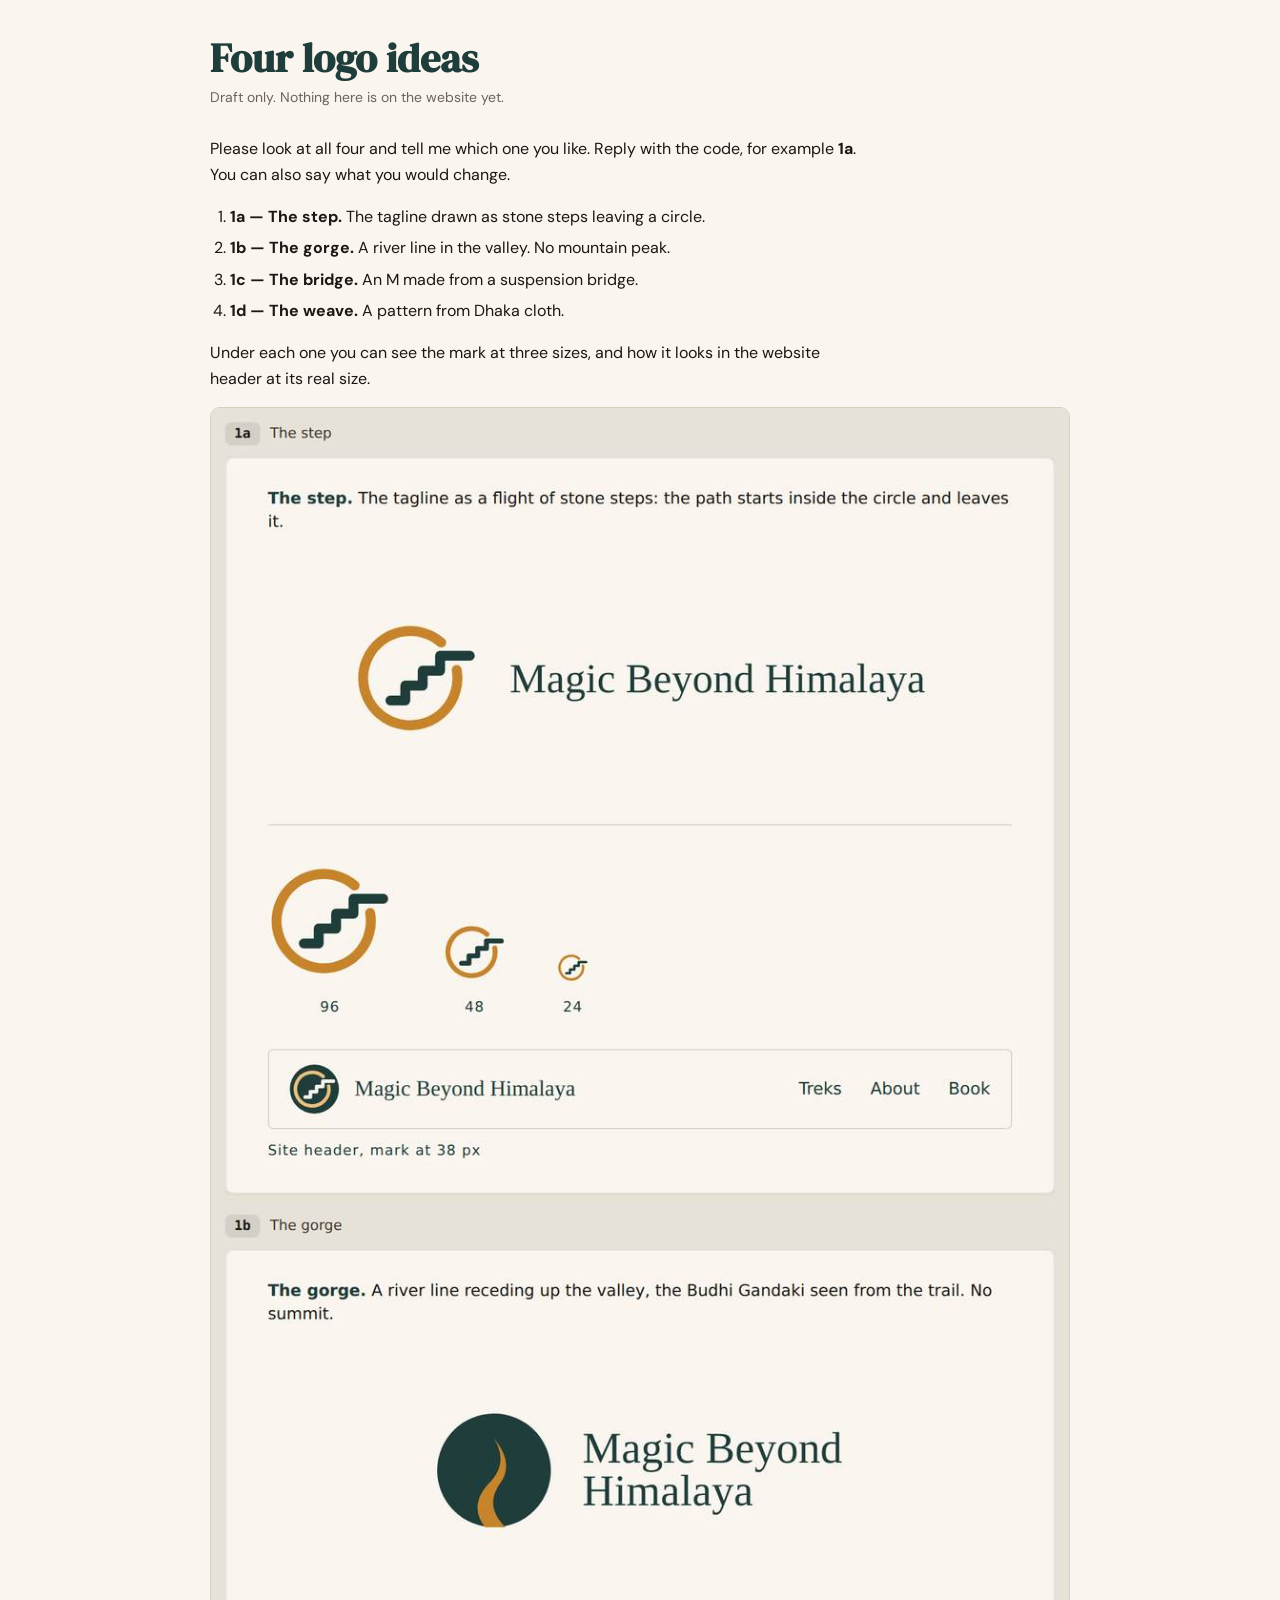
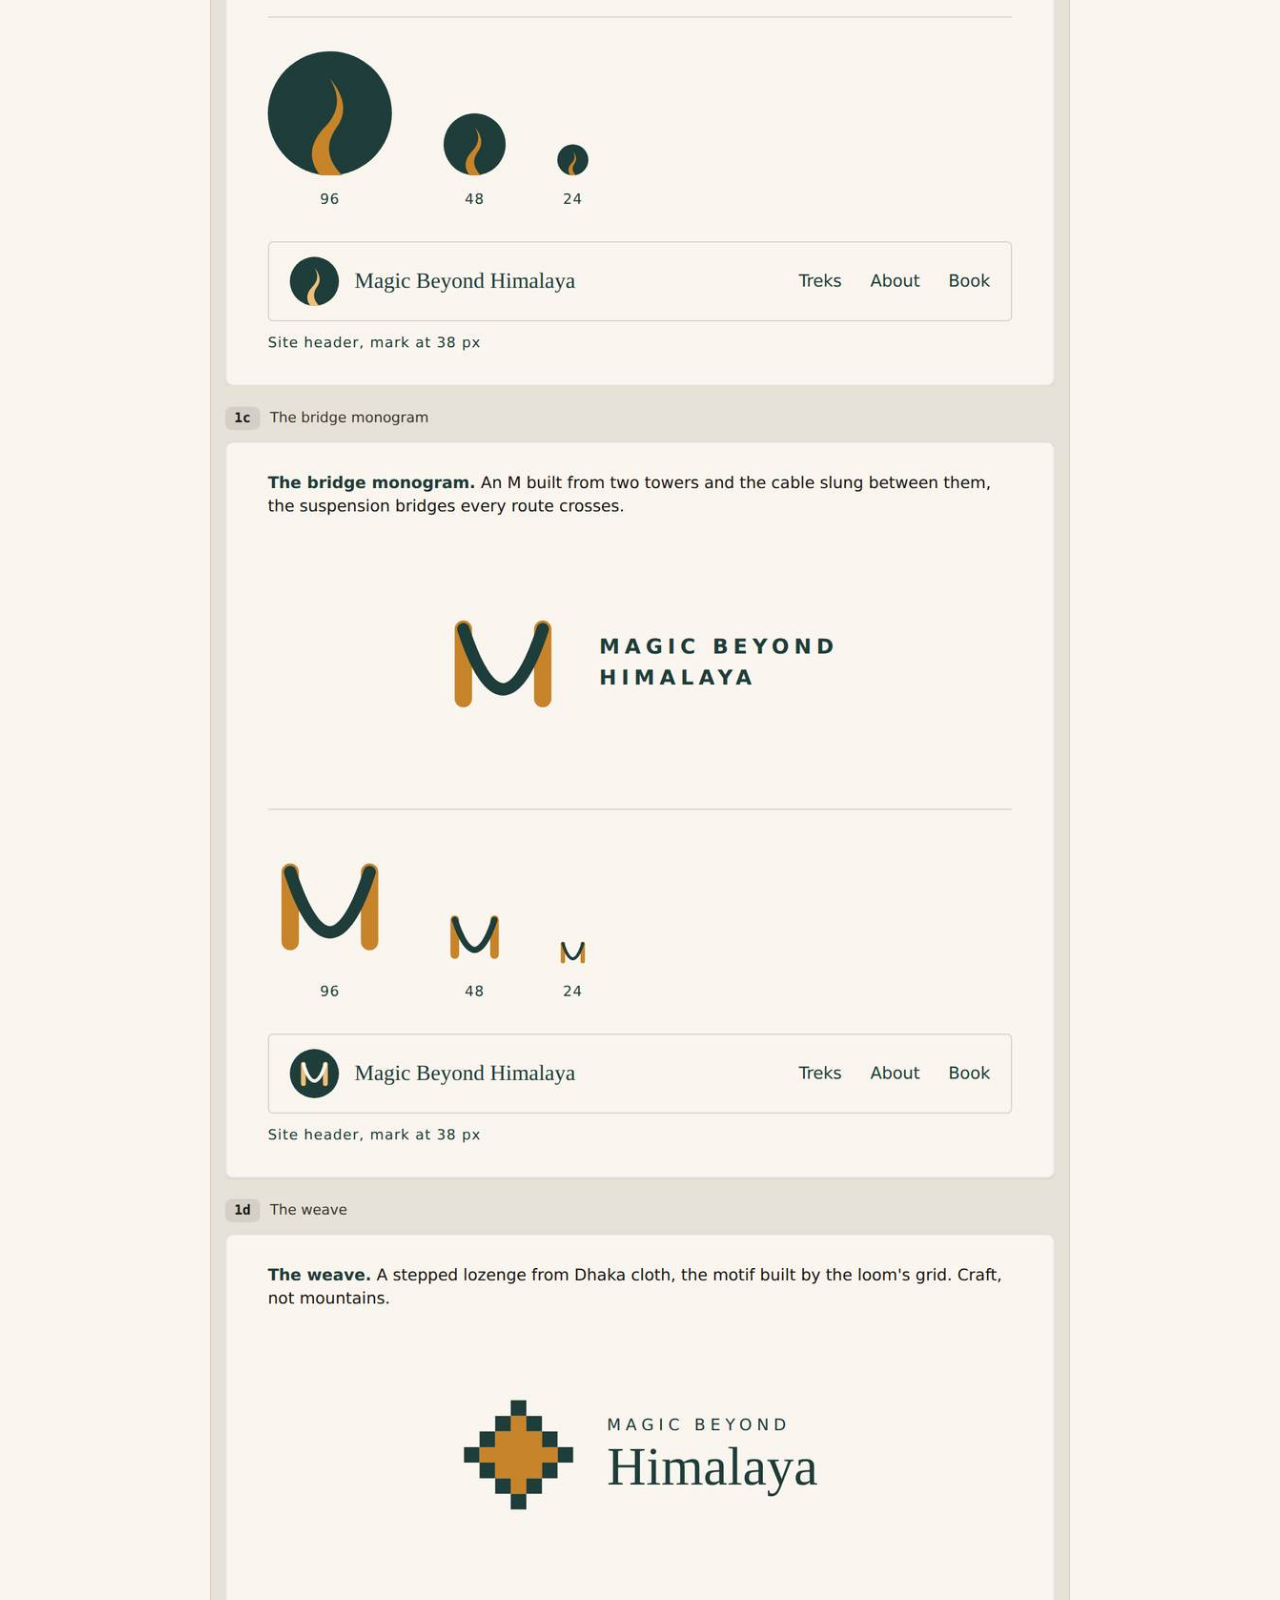
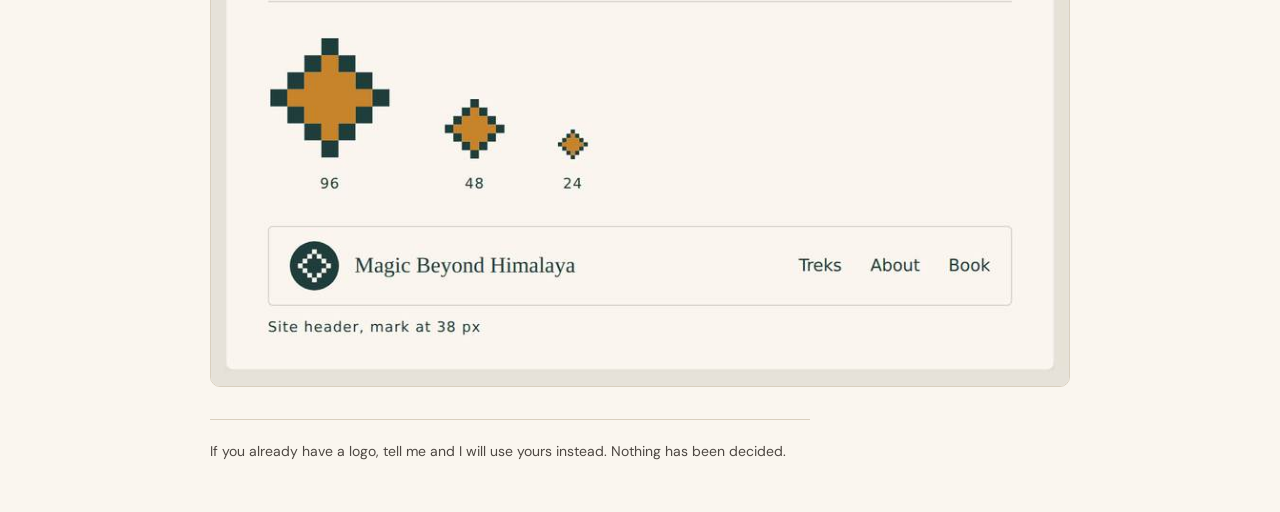
<file: review/logo/index.html>
<!doctype html>
<html lang="en">
<head>
<meta charset="utf-8">
<meta name="viewport" content="width=device-width, initial-scale=1">
<meta name="robots" content="noindex, nofollow">
<title>Logo drafts — Magic Beyond Himalaya</title>
<link rel="preconnect" href="https://fonts.googleapis.com">
<link rel="preconnect" href="https://fonts.gstatic.com" crossorigin>
<link href="https://fonts.googleapis.com/css2?family=DM+Serif+Display&family=DM+Sans:wght@400;500;600&display=swap" rel="stylesheet">
<style>
  :root { --green:#1f3d3a; --ink:#1a1714; --cream:#faf6ef; --line:#d9cfbe; }
  * { box-sizing: border-box; }
  body { margin:0; background:var(--cream); color:var(--ink);
         font:400 16px/1.6 'DM Sans', system-ui, sans-serif; }
  .wrap { max-width: 900px; margin: 0 auto; padding-block: 36px; padding-left:20px; padding-right:20px; }
  h1 { font-family:'DM Serif Display', Georgia, serif; font-size: clamp(28px,6vw,40px);
       line-height:1.1; margin:0 0 6px; color:var(--green); }
  .sub { color:#6b635c; font-size:14px; margin:0 0 28px; }
  p { max-width: 60ch; }
  ol { max-width: 60ch; padding-left: 20px; }
  li { margin-bottom: 6px; }
  img { display:block; width:100%; height:auto; border:1px solid var(--line); border-radius:10px; }
  .note { margin-top:32px; padding-top:20px; border-top:1px solid var(--line);
          font-size:14px; color:#4d4742; }
</style>
</head>
<body>
<div class="wrap">
  <h1>Four logo ideas</h1>
  <p class="sub">Draft only. Nothing here is on the website yet.</p>

  <p>Please look at all four and tell me which one you like. Reply with the code, for example <strong>1a</strong>. You can also say what you would change.</p>

  <ol>
    <li><strong>1a — The step.</strong> The tagline drawn as stone steps leaving a circle.</li>
    <li><strong>1b — The gorge.</strong> A river line in the valley. No mountain peak.</li>
    <li><strong>1c — The bridge.</strong> An M made from a suspension bridge.</li>
    <li><strong>1d — The weave.</strong> A pattern from Dhaka cloth.</li>
  </ol>

  <p>Under each one you can see the mark at three sizes, and how it looks in the website header at its real size.</p>

  <img src="options.jpg" alt="Four logo directions for Magic Beyond Himalaya, each shown as a lockup, at three sizes, and in the site header">

  <p class="note">If you already have a logo, tell me and I will use yours instead. Nothing has been decided.</p>
</div>
</body>
</html>
</file>
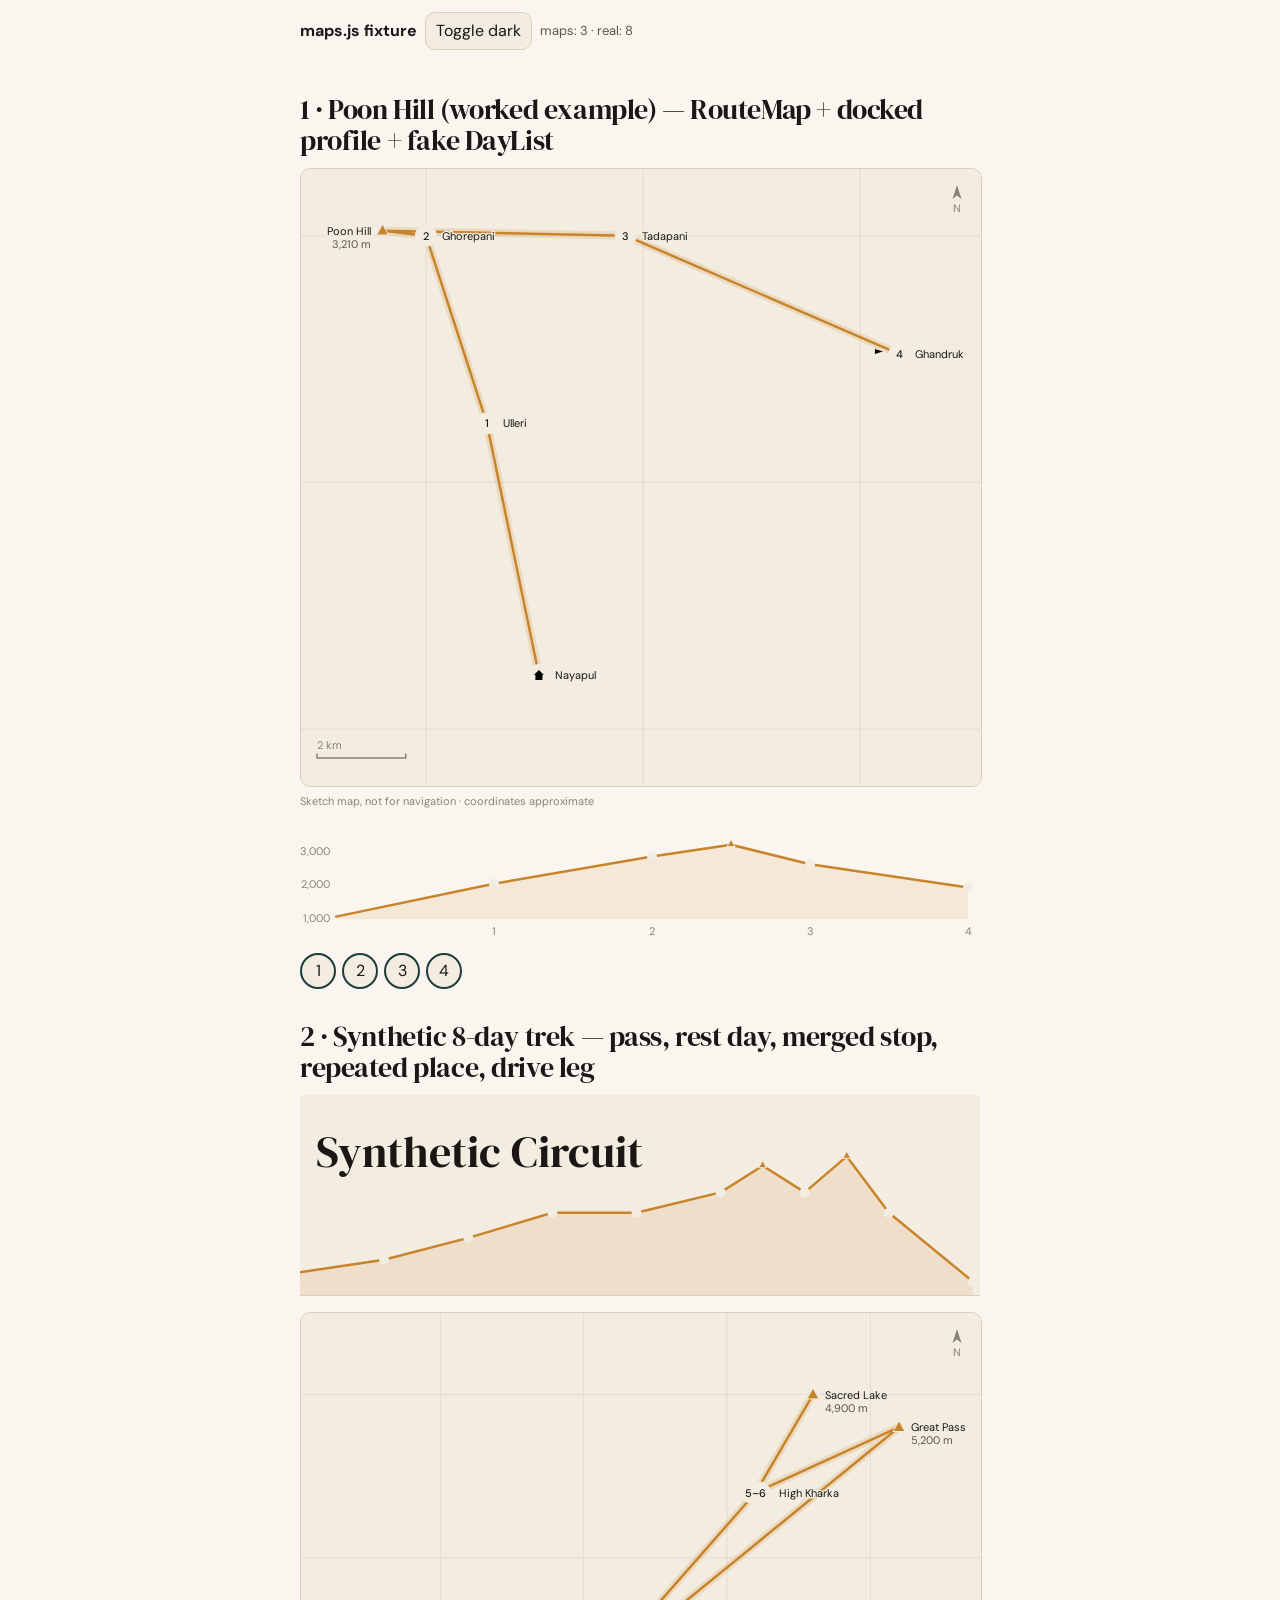
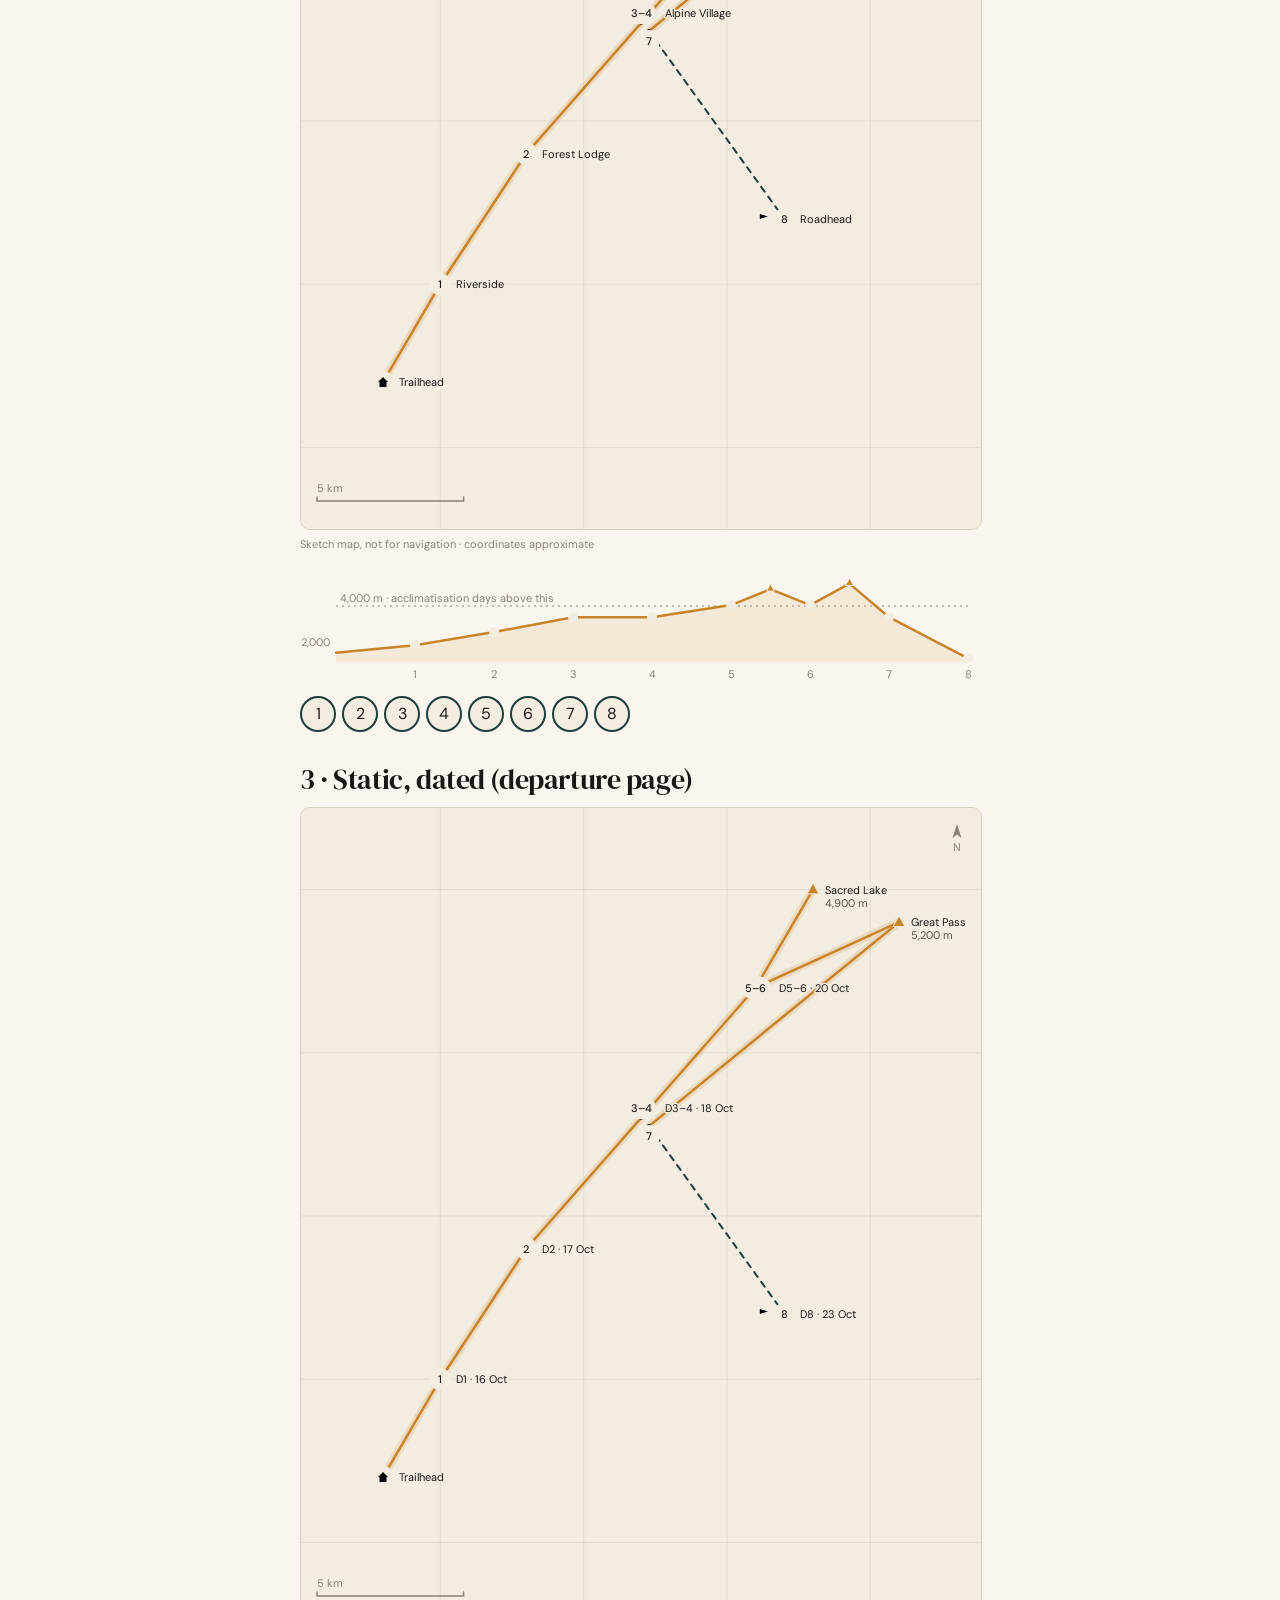
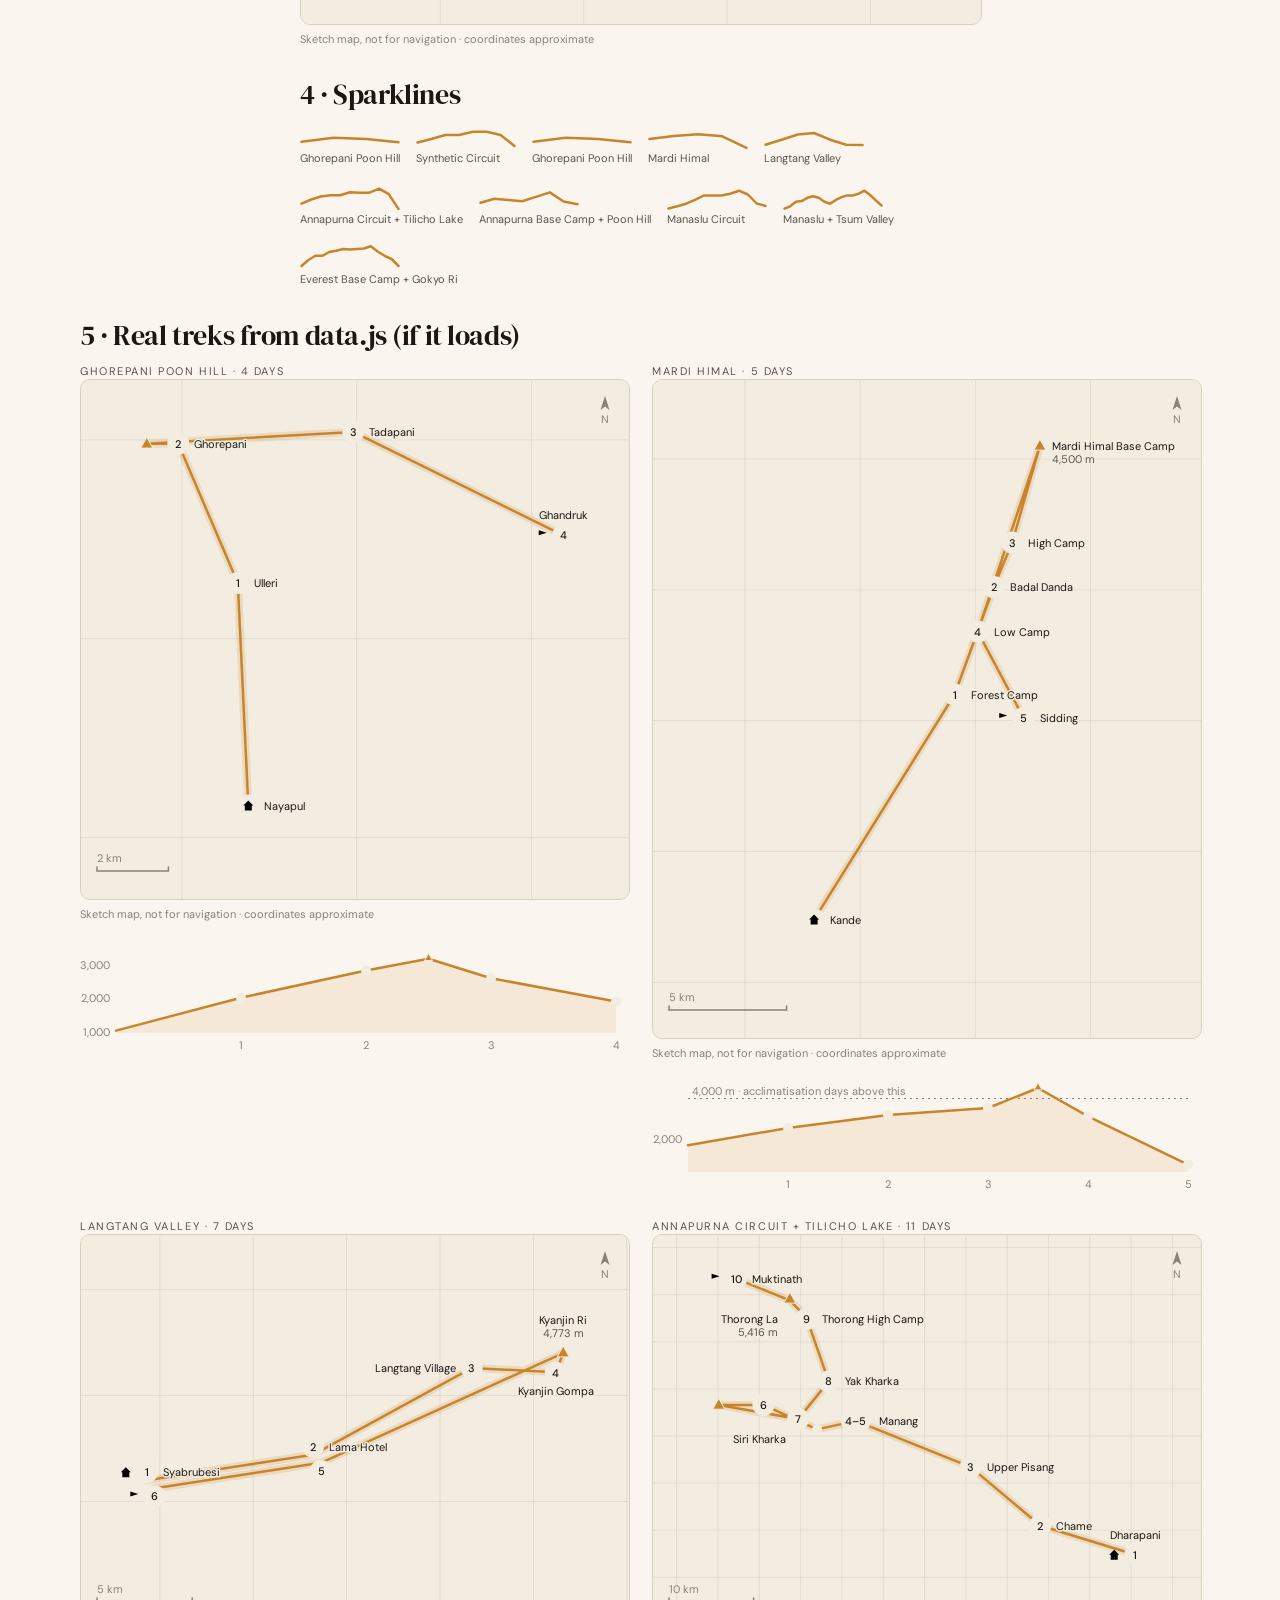
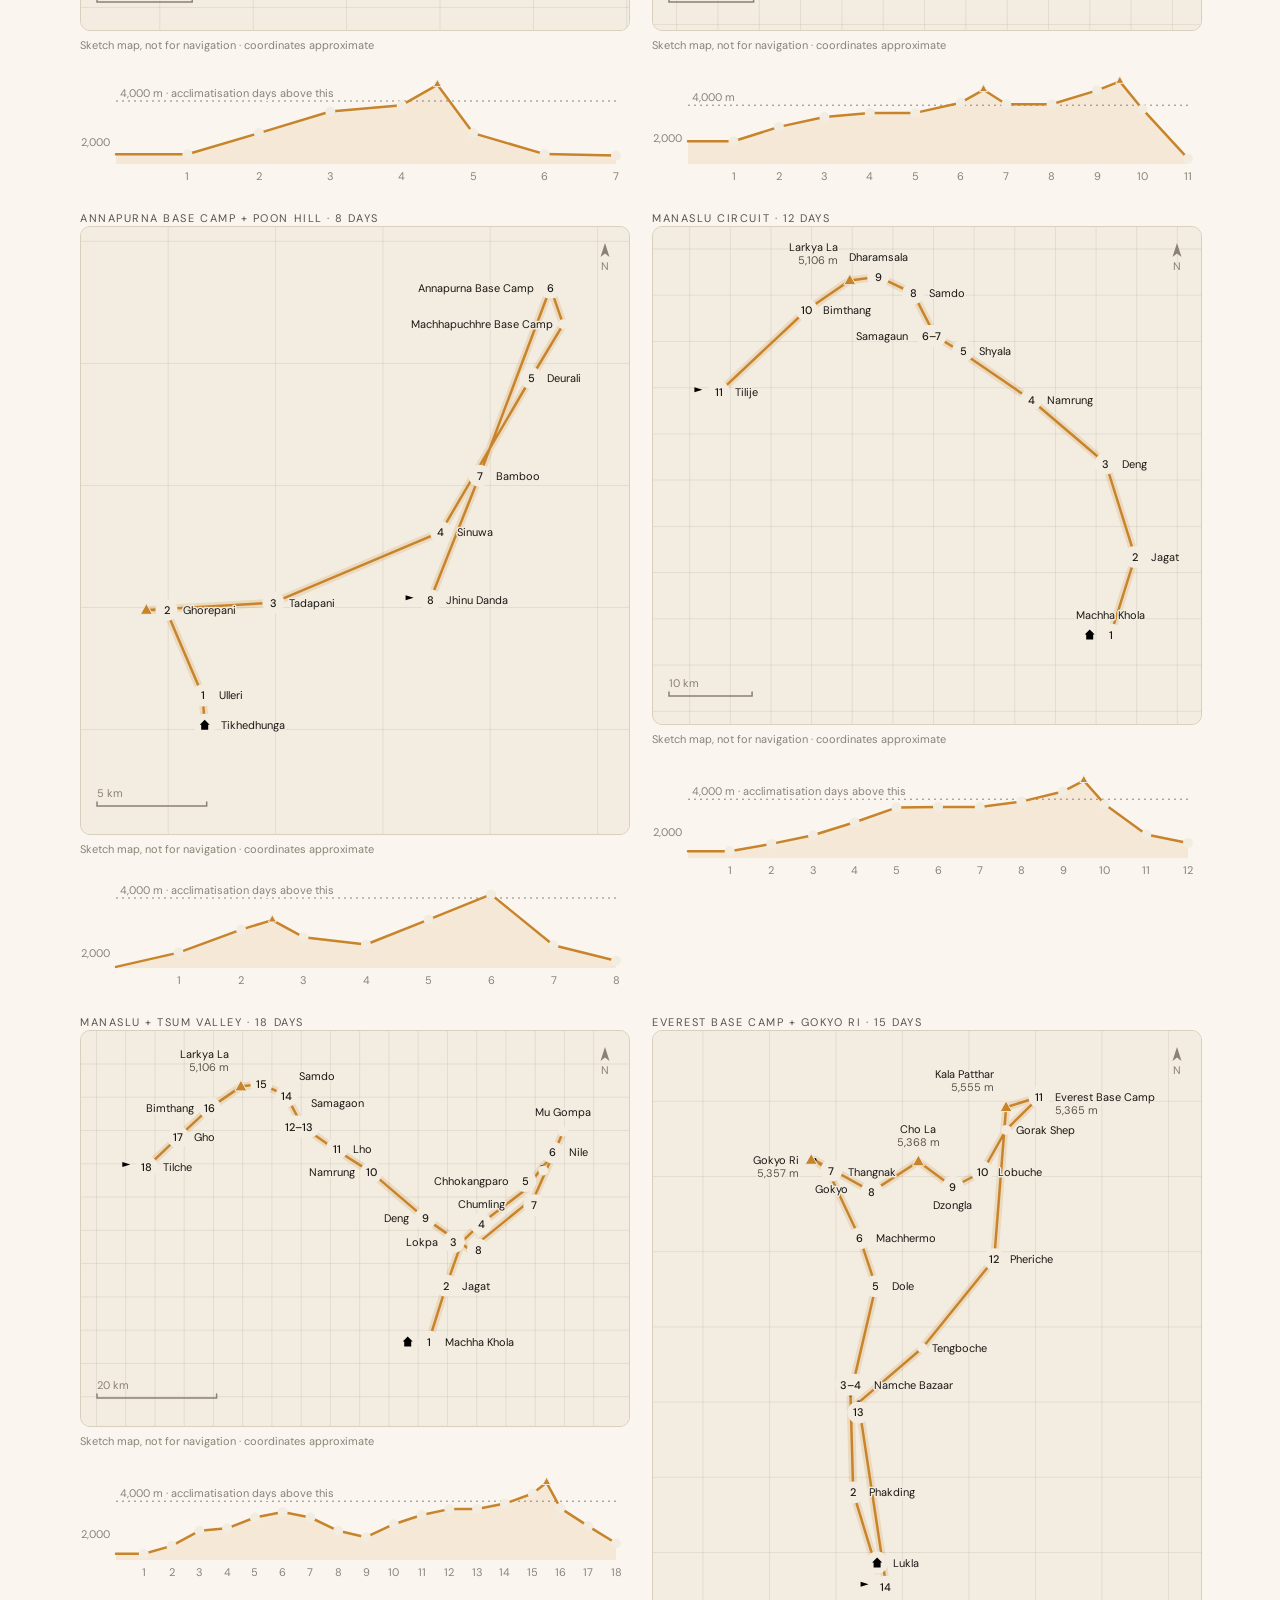
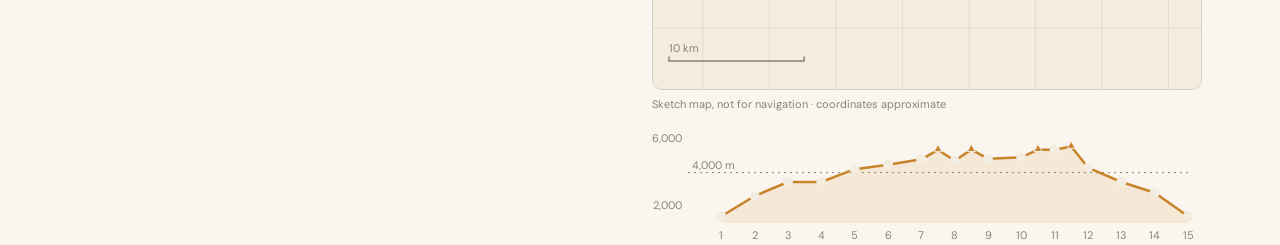
<file: _v2/test/fixtures/map-preview.html>
<!doctype html>
<html lang="en">
<head>
<meta charset="utf-8">
<meta name="viewport" content="width=device-width, initial-scale=1">
<title>maps.js fixture</title>
<link rel="stylesheet" href="https://fonts.googleapis.com/css2?family=DM+Serif+Display:ital@0;1&family=DM+Sans:ital,wght@0,400;0,500;0,600;1,400&display=swap">
<style>
/* ---- tokens: FINAL-SPEC §2 (verbatim) ---- */
:root{
  --cream:#faf6ef; --cream-2:#f3ece0; --green:#1f3d3a; --green-2:#14302d;
  --amber:#c8842b; --amber-2:#efc079; --ink:#1a1714; --line-c:#d9cfbe;
  --bg:#faf6ef; --surface:#f3ece0; --surface-2:#ece3d2; --surface-3:#e4d9c4;
  --text:#1a1714; --text-2:#5b544c; --text-3:#8a8177; --text-inv:#faf6ef;
  --rule:#d9cfbe; --rule-2:#e8dfcd;
  --brand:#1f3d3a; --brand-2:#14302d; --on-brand:#faf6ef; --on-brand-2:#c9c1b3;
  --accent:#c8842b; --accent-soft:rgba(200,132,43,.14); --on-accent:#1a1714;
  --thread:#c8842b; --thread-halo:rgba(200,132,43,.18);
  --ok:#2f6b4f; --ok-soft:rgba(47,107,79,.14);
  --warn:#c8842b; --warn-soft:rgba(200,132,43,.14);
  --danger:#a63d2f; --danger-soft:rgba(166,61,47,.12);
  --neutral-soft:rgba(26,23,20,.07);
  --focus:#c8842b;
  --map-paper:#f3ece0; --map-grid:rgba(26,23,20,.07); --map-travel:#1f3d3a;
  --skeleton:rgba(26,23,20,.07); --skeleton-hi:rgba(26,23,20,.12);
  --backdrop:rgba(20,48,45,.55);
  --font-display:"DM Serif Display",Georgia,"Times New Roman",serif;
  --font-body:"DM Sans",system-ui,-apple-system,"Segoe UI",Roboto,sans-serif;
  --fs-xs:11px; --fs-sm:13px; --fs-base:16px; --fs-md:18px; --fs-lg:22px;
  --fs-xl:28px; --fs-2xl:clamp(32px,6vw,44px); --fs-hero:clamp(40px,9vw,88px);
  --fs-num:34px; --fs-num-lg:44px;
  --lh-tight:1.1; --lh-body:1.5; --lh-loose:1.65; --track-caps:.14em;
  --s-1:4px; --s-2:8px; --s-3:12px; --s-4:16px; --s-5:24px; --s-6:32px; --s-7:48px; --s-8:64px;
  --gutter:16px; --content:680px; --content-wide:1120px;
  --r-sm:6px; --r-md:10px; --r-lg:16px; --r-pill:999px;
  --sh-1:0 1px 2px rgba(26,23,20,.06); --sh-2:0 6px 24px rgba(26,23,20,.12); --sh-sheet:0 -8px 40px rgba(26,23,20,.18);
  --z-sticky:30; --z-bar:30; --z-sheet:40; --z-toast:50;
  --topbar-h:52px; --tabbar-h:56px; --ctabar-h:64px;
  --ease-out:cubic-bezier(.2,.8,.2,1); --dur-sheet:240ms; --dur-thread:900ms;
}
@media (prefers-color-scheme: dark){
  :root:not([data-theme="light"]){
    color-scheme:dark;
    --bg:#14302d; --surface:#1f3d3a; --surface-2:#24463f; --surface-3:#2b5048;
    --text:#f4efe6; --text-2:#c9c1b3; --text-3:#9a9388; --text-inv:#14302d;
    --rule:rgba(250,246,239,.18); --rule-2:rgba(250,246,239,.10);
    --brand:#0f2624; --brand-2:#0b1e1c; --on-brand:#faf6ef; --on-brand-2:#c9c1b3;
    --accent:#efc079; --accent-soft:rgba(239,192,121,.16); --on-accent:#14302d;
    --thread:#efc079; --thread-halo:rgba(239,192,121,.2);
    --ok:#7fc39f; --ok-soft:rgba(127,195,159,.16);
    --warn:#efc079; --warn-soft:rgba(239,192,121,.16);
    --danger:#e08a7b; --danger-soft:rgba(224,138,123,.16);
    --neutral-soft:rgba(250,246,239,.08);
    --focus:#efc079;
    --map-paper:#1f3d3a; --map-grid:rgba(250,246,239,.07); --map-travel:#c9c1b3;
    --skeleton:rgba(250,246,239,.08); --skeleton-hi:rgba(250,246,239,.14);
    --backdrop:rgba(0,0,0,.6);
    --sh-1:0 1px 2px rgba(0,0,0,.3); --sh-2:0 6px 24px rgba(0,0,0,.4); --sh-sheet:0 -8px 40px rgba(0,0,0,.5);
  }
}
:root[data-theme="dark"]{
  color-scheme:dark;
  --bg:#14302d; --surface:#1f3d3a; --surface-2:#24463f; --surface-3:#2b5048;
  --text:#f4efe6; --text-2:#c9c1b3; --text-3:#9a9388; --text-inv:#14302d;
  --rule:rgba(250,246,239,.18); --rule-2:rgba(250,246,239,.10);
  --brand:#0f2624; --brand-2:#0b1e1c; --on-brand:#faf6ef; --on-brand-2:#c9c1b3;
  --accent:#efc079; --accent-soft:rgba(239,192,121,.16); --on-accent:#14302d;
  --thread:#efc079; --thread-halo:rgba(239,192,121,.2);
  --ok:#7fc39f; --ok-soft:rgba(127,195,159,.16);
  --warn:#efc079; --warn-soft:rgba(239,192,121,.16);
  --danger:#e08a7b; --danger-soft:rgba(224,138,123,.16);
  --neutral-soft:rgba(250,246,239,.08);
  --focus:#efc079;
  --map-paper:#1f3d3a; --map-grid:rgba(250,246,239,.07); --map-travel:#c9c1b3;
  --skeleton:rgba(250,246,239,.08); --skeleton-hi:rgba(250,246,239,.14);
  --backdrop:rgba(0,0,0,.6);
  --sh-1:0 1px 2px rgba(0,0,0,.3); --sh-2:0 6px 24px rgba(0,0,0,.4); --sh-sheet:0 -8px 40px rgba(0,0,0,.5);
}
body{background:var(--bg);color:var(--text);font-family:var(--font-body);font-size:var(--fs-base);line-height:var(--lh-body);margin:0}
@media (prefers-reduced-motion: reduce){ *,*::before,*::after{animation:none!important;transition:none!important} }
.tnum{font-variant-numeric:tabular-nums}
.container{max-width:var(--content);padding:0 var(--gutter);margin:0 auto}
h2{font-family:var(--font-display);font-weight:400;letter-spacing:-.015em;line-height:var(--lh-tight);font-size:var(--fs-xl);margin:var(--s-6) 0 var(--s-3)}
.eyebrow{font-size:var(--fs-xs);letter-spacing:var(--track-caps);text-transform:uppercase;color:var(--text-2)}
.thread__line{stroke:var(--thread);stroke-width:2.5;fill:none;stroke-linecap:round}
.fx-bar{display:flex;gap:8px;align-items:center;padding:12px 0}
.fx-bar button{font:inherit;padding:6px 10px;border:1px solid var(--rule);background:var(--surface);color:var(--text);border-radius:var(--r-md)}
.fx-grid{display:grid;grid-template-columns:1fr;gap:var(--s-5)}
@media (min-width:1024px){.fx-grid{grid-template-columns:1fr 1fr}.container--wide{max-width:var(--content-wide)}}
.fx-days{display:flex;gap:6px;flex-wrap:wrap;margin-top:var(--s-3)}
.fx-days button{font:inherit;width:36px;height:36px;border-radius:999px;border:2px solid var(--brand);background:var(--surface);color:var(--text)}
.fx-days button.is-active{border-color:var(--accent)}

/* ---- RouteMap (§3 / §5) — proposed styles.css block ---- */
.rmap{position:relative}
.rmap__stage{position:relative}
.rmap__svg{display:block;width:100%;height:auto;border:1px solid var(--rule);border-radius:var(--r-md);background:var(--map-paper)}
.rmap__legend{font-size:11px;color:var(--text-3);margin:6px 0 0}
.rmap__marker{cursor:pointer;opacity:0;transform:scale(.6);transition:opacity 260ms var(--ease-out),transform 260ms var(--ease-out);transition-delay:calc(var(--i) * 70ms);outline:none}
.rmap.is-visible .rmap__marker{opacity:1;transform:none;transition-delay:calc(var(--i) * 70ms)}
.rmap.is-visible .rmap__marker.is-dim{opacity:.5}
.rmap.is-visible .rmap__marker.is-active{transform:scale(1.15)}
.rmap__marker.is-hover .rmap__dot,.rmap__marker:focus-visible .rmap__dot{stroke:var(--accent)}
.rmap__marker:focus-visible .rmap__dot{stroke-width:3}
.rmap__line--walk,.rmap__halo{transition:stroke-dashoffset var(--dur-thread) var(--ease-out)}
.rmap.is-visible .rmap__line--walk,.rmap.is-visible .rmap__halo{stroke-dashoffset:0}
.rmap--static .rmap__marker{cursor:default;pointer-events:none}
.rmap__daycard{background:var(--surface-2);border-radius:var(--r-md);padding:var(--s-3);margin-top:var(--s-3)}
.rmap__daycard p{margin:0}
.rmap__daycard-title{font-weight:500}
.rmap__daycard-facts{font-size:13px;color:var(--text-2)}
/* ---- ElevationProfile ---- */
.elev{position:relative;margin-top:var(--s-3)}
.elev__svg{display:block;width:100%;height:120px}
.elev--hero{margin:0}
.elev--hero .elev__svg{height:160px}
.elev--hero .elev__line{transition:stroke-dashoffset var(--dur-thread) var(--ease-out)}
.elev--hero.is-drawn .elev__line{stroke-dashoffset:0}
.elev__hit{cursor:pointer}
/* ---- ProfileHero shell (only what the fixture needs) ---- */
.phero{position:relative;background:var(--surface);border-bottom:1px solid var(--rule);min-height:200px;overflow:hidden}
.phero__svg{position:absolute;left:0;right:0;bottom:0;height:160px}
.phero__title{position:relative;font-family:var(--font-display);font-weight:400;font-size:var(--fs-2xl);margin:0;padding:var(--s-5) var(--gutter) 0}
/* ---- Sparkline ---- */
.trek-card__spark{display:block;width:100px;height:28px}
.fx-spark-row{display:flex;gap:var(--s-4);align-items:center;flex-wrap:wrap}
</style>
</head>
<body>
<div class="container">
  <div class="fx-bar">
    <strong>maps.js fixture</strong>
    <button type="button" id="fx-theme">Toggle dark</button>
    <span id="fx-status" class="tnum" style="font-size:13px;color:var(--text-2)"></span>
  </div>

  <h2>1 · Poon Hill (worked example) — RouteMap + docked profile + fake DayList</h2>
  <div id="map-poon"></div>
  <div class="fx-days" id="days-poon"></div>

  <h2>2 · Synthetic 8-day trek — pass, rest day, merged stop, repeated place, drive leg</h2>
  <div class="phero" id="hero-long"><h1 class="phero__title">Synthetic Circuit</h1><div class="phero__svg" id="hero-long-svg"></div></div>
  <div id="map-long" style="margin-top:16px"></div>
  <div class="fx-days" id="days-long"></div>

  <h2>3 · Static, dated (departure page)</h2>
  <div id="map-static"></div>

  <h2>4 · Sparklines</h2>
  <div class="fx-spark-row" id="sparks"></div>
</div>

<div class="container container--wide">
  <h2>5 · Real treks from data.js (if it loads)</h2>
  <div class="fx-grid" id="real"></div>
</div>

<script src="../../data.js" onerror="window.__noData = true"></script>
<script src="../../maps.js"></script>
<script>
(function () {
  var MBH = window.MBH;
  var status = document.getElementById('fx-status');

  // Worked example from FINAL-SPEC §4 plus the V1 itinerary facts for Poon Hill.
  var POON = {
    id: 'poon-hill', name: 'Ghorepani Poon Hill', days: 4, maxElev: 3210,
    days_data: [
      { day: 1, route: 'Pokhara → Nayapul → Ulleri', alt: 2050, time: '5–6 hrs' },
      { day: 2, route: 'Ulleri → Ghorepani', alt: 2860, time: '5–6 hrs' },
      { day: 3, route: 'Poon Hill (3,210m) → Tadapani', alt: 2630, time: '6–7 hrs' },
      { day: 4, route: 'Tadapani → Ghandruk → Pokhara', alt: 1940, time: '4–5 hrs' }
    ],
    sparkline: [2050, 2860, 2630, 1940],
    route: [
      { day: 1, name: 'Nayapul',   lat: 28.311, lng: 83.726, elev: 1070, kind: 'start' },
      { day: 1, name: 'Ulleri',    lat: 28.362, lng: 83.714, elev: 2050, kind: 'stop' },
      { day: 2, name: 'Ghorepani', lat: 28.400, lng: 83.700, elev: 2860, kind: 'stop' },
      { day: 3, name: 'Poon Hill', lat: 28.401, lng: 83.690, elev: 3210, kind: 'peak' },
      { day: 3, name: 'Tadapani',  lat: 28.400, lng: 83.746, elev: 2630, kind: 'stop' },
      { day: 4, name: 'Ghandruk',  lat: 28.376, lng: 83.809, elev: 1940, kind: 'end' }
    ]
  };

  // Synthetic: a pass, a rest day with no waypoint (day 4), an explicit duplicated
  // stop (High Kharka days 5–6), a non-consecutive repeat (Alpine Village day 7)
  // and a drive leg to the roadhead.
  var LONG = {
    id: 'fixture-long', name: 'Synthetic Circuit', days: 8, maxElev: 5200,
    days_data: [
      { day: 1, route: 'Trailhead → Riverside', alt: 1900, time: '4–5 hrs' },
      { day: 2, route: 'Riverside → Forest Lodge', alt: 2600, time: '5–6 hrs' },
      { day: 3, route: 'Forest Lodge → Alpine Village', alt: 3400, time: '6 hrs' },
      { day: 4, route: 'Acclimatisation day in Alpine Village', alt: 3400, time: '' },
      { day: 5, route: 'Alpine Village → High Kharka', alt: 4050, time: '5–6 hrs' },
      { day: 6, route: 'Sacred Lake (4,900m) → High Kharka', alt: 4050, time: '6–7 hrs' },
      { day: 7, route: 'Great Pass (5,200m) → Alpine Village', alt: 3400, time: '8–9 hrs' },
      { day: 8, route: 'Alpine Village → Roadhead by jeep', alt: 1200, time: '' }
    ],
    route: [
      { day: 1, name: 'Trailhead',      lat: 28.470, lng: 83.980, elev: 1500, kind: 'start' },
      { day: 1, name: 'Riverside',      lat: 28.500, lng: 84.000, elev: 1900, kind: 'stop' },
      { day: 2, name: 'Forest Lodge',   lat: 28.540, lng: 84.030, elev: 2600, kind: 'stop' },
      { day: 3, name: 'Alpine Village', lat: 28.580, lng: 84.070, elev: 3400, kind: 'stop' },
      { day: 5, name: 'High Kharka',    lat: 28.620, lng: 84.110, elev: 4050, kind: 'stop' },
      { day: 6, name: 'Sacred Lake',    lat: 28.650, lng: 84.130, elev: 4900, kind: 'peak' },
      { day: 6, name: 'High Kharka',    lat: 28.620, lng: 84.110, elev: 4050, kind: 'stop' },
      { day: 7, name: 'Great Pass',     lat: 28.640, lng: 84.160, elev: 5200, kind: 'pass' },
      { day: 7, name: 'Alpine Village', lat: 28.580, lng: 84.070, elev: 3400, kind: 'stop' },
      { day: 8, name: 'Roadhead',       lat: 28.520, lng: 84.120, elev: 1200, kind: 'end', mode: 'drive' }
    ]
  };
  LONG.sparkline = LONG.days_data.map(function (d) { return d.alt; });

  var fx = window.__fx = { maps: {}, profiles: {}, selections: [] };

  function dayButtons(holder, trek, map) {
    holder.innerHTML = '';
    for (var d = 1; d <= trek.days; d++) {
      var b = document.createElement('button');
      b.type = 'button'; b.textContent = d; b.dataset.d = d;
      b.addEventListener('click', function (e) {
        var n = +e.currentTarget.dataset.d;
        map.highlightDay(n);
        mark(holder, n);
      });
      holder.appendChild(b);
    }
  }
  function mark(holder, n) {
    Array.prototype.forEach.call(holder.children, function (b) { b.classList.toggle('is-active', +b.dataset.d === n); });
  }

  var poonHolder = document.getElementById('days-poon');
  fx.maps.poon = MBH.RouteMap(document.getElementById('map-poon'), POON, {
    onDaySelect: function (d, src) { fx.selections.push({ trek: 'poon', d: d, src: src }); mark(poonHolder, d); }
  });
  dayButtons(poonHolder, POON, fx.maps.poon);

  fx.profiles.hero = MBH.ElevationProfile(document.getElementById('hero-long-svg'), LONG, { hero: true });
  var longHolder = document.getElementById('days-long');
  fx.maps.long = MBH.RouteMap(document.getElementById('map-long'), LONG, {
    onDaySelect: function (d, src) { fx.selections.push({ trek: 'long', d: d, src: src }); mark(longHolder, d); }
  });
  dayButtons(longHolder, LONG, fx.maps.long);

  fx.maps.static = MBH.RouteMap(document.getElementById('map-static'), LONG, { static: true, profile: false, dates: { start: '2026-10-16' } });

  var sparks = document.getElementById('sparks');
  [POON, LONG].concat(MBH.TREKS || []).forEach(function (t) {
    var w = document.createElement('div');
    w.innerHTML = MBH.Sparkline(t) + '<div style="font-size:11px;color:var(--text-2)">' + t.name.replace(/[&<>"']/g, '') + '</div>';
    sparks.appendChild(w);
  });

  if (Array.isArray(MBH.TREKS) && MBH.TREKS.length) {
    var real = document.getElementById('real');
    fx.real = {};
    MBH.TREKS.forEach(function (t) {
      var cell = document.createElement('div');
      var h = document.createElement('div'); h.className = 'eyebrow'; h.textContent = t.name + ' · ' + t.days + ' days'; cell.appendChild(h);
      var m = document.createElement('div'); cell.appendChild(m);
      real.appendChild(cell);
      fx.real[t.id] = MBH.RouteMap(m, t, { onDaySelect: function () {} });
    });
  } else {
    document.getElementById('real').textContent = 'data.js not loaded — skipped.';
  }

  document.getElementById('fx-theme').addEventListener('click', function () {
    var r = document.documentElement;
    r.setAttribute('data-theme', r.getAttribute('data-theme') === 'dark' ? 'light' : 'dark');
  });
  status.textContent = 'maps: ' + Object.keys(fx.maps).length + ' · real: ' + (fx.real ? Object.keys(fx.real).length : 0);
})();
</script>
</body>
</html>
</file>
